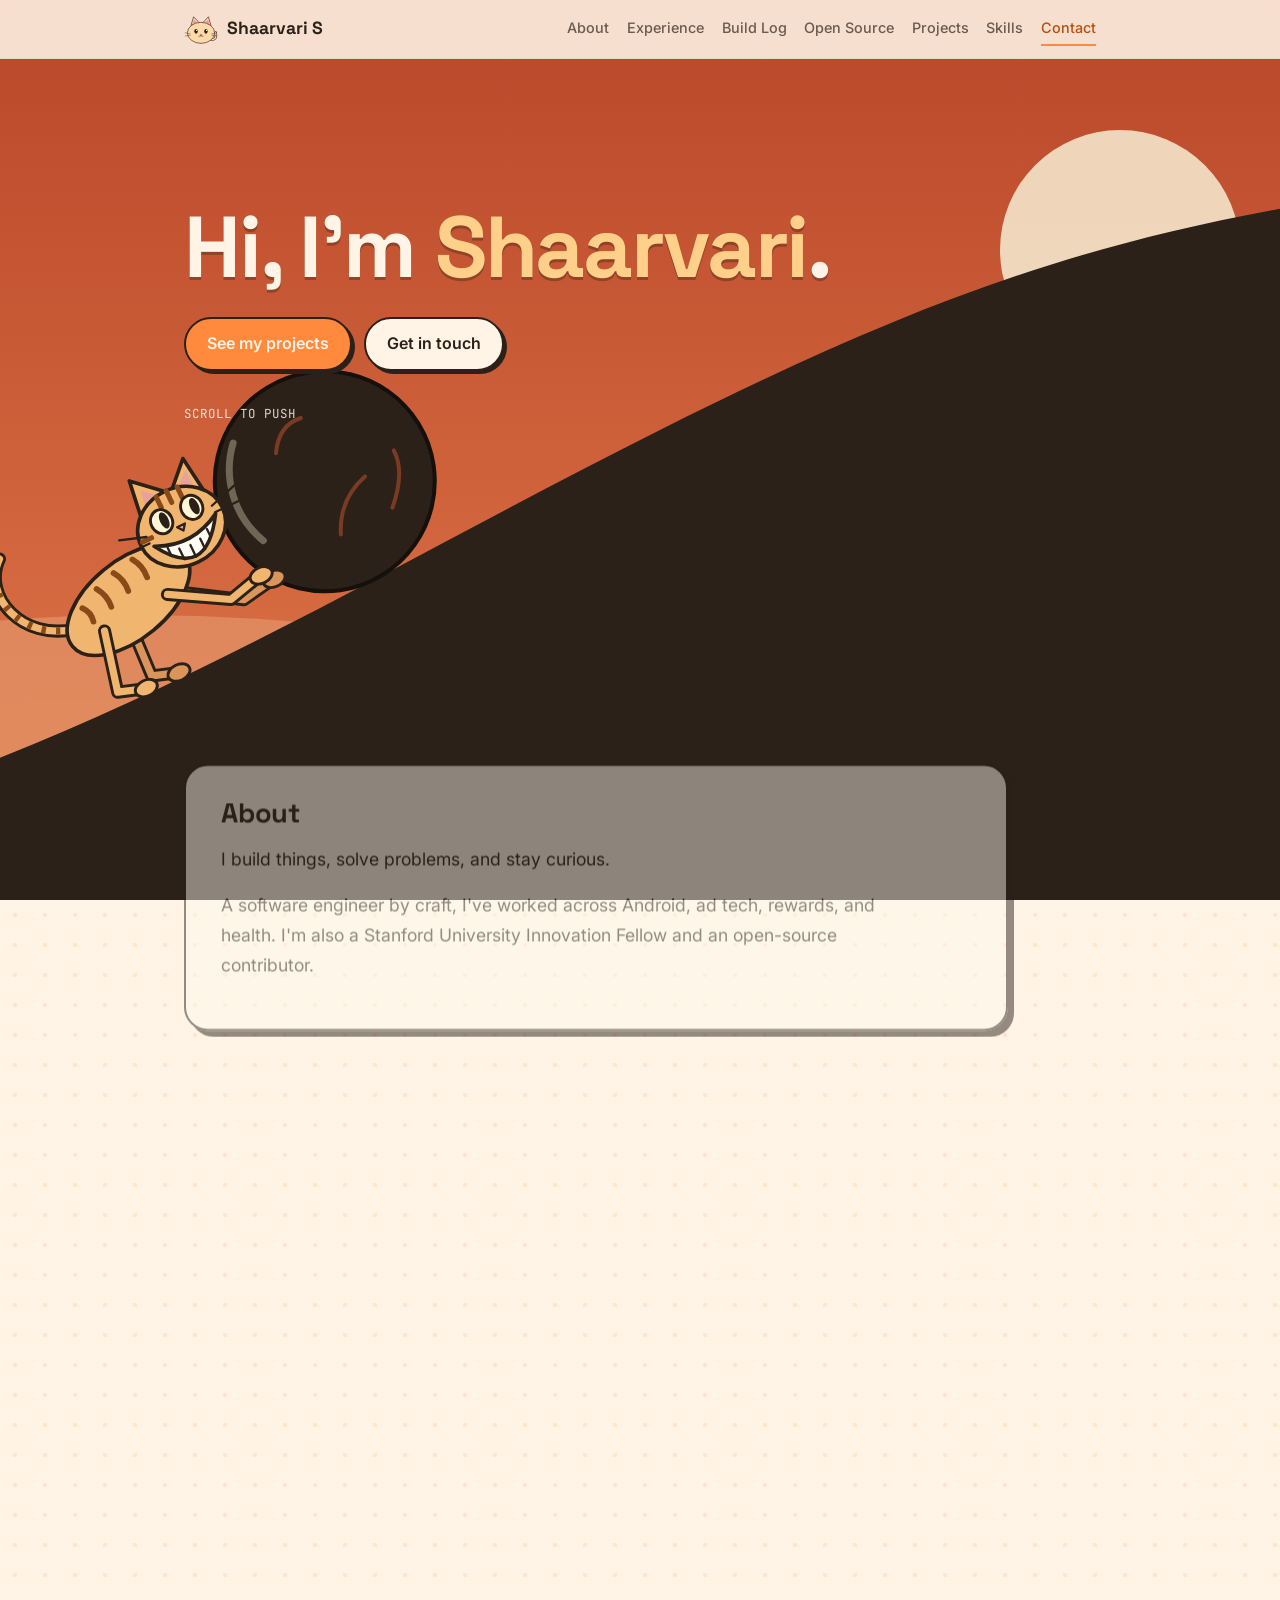
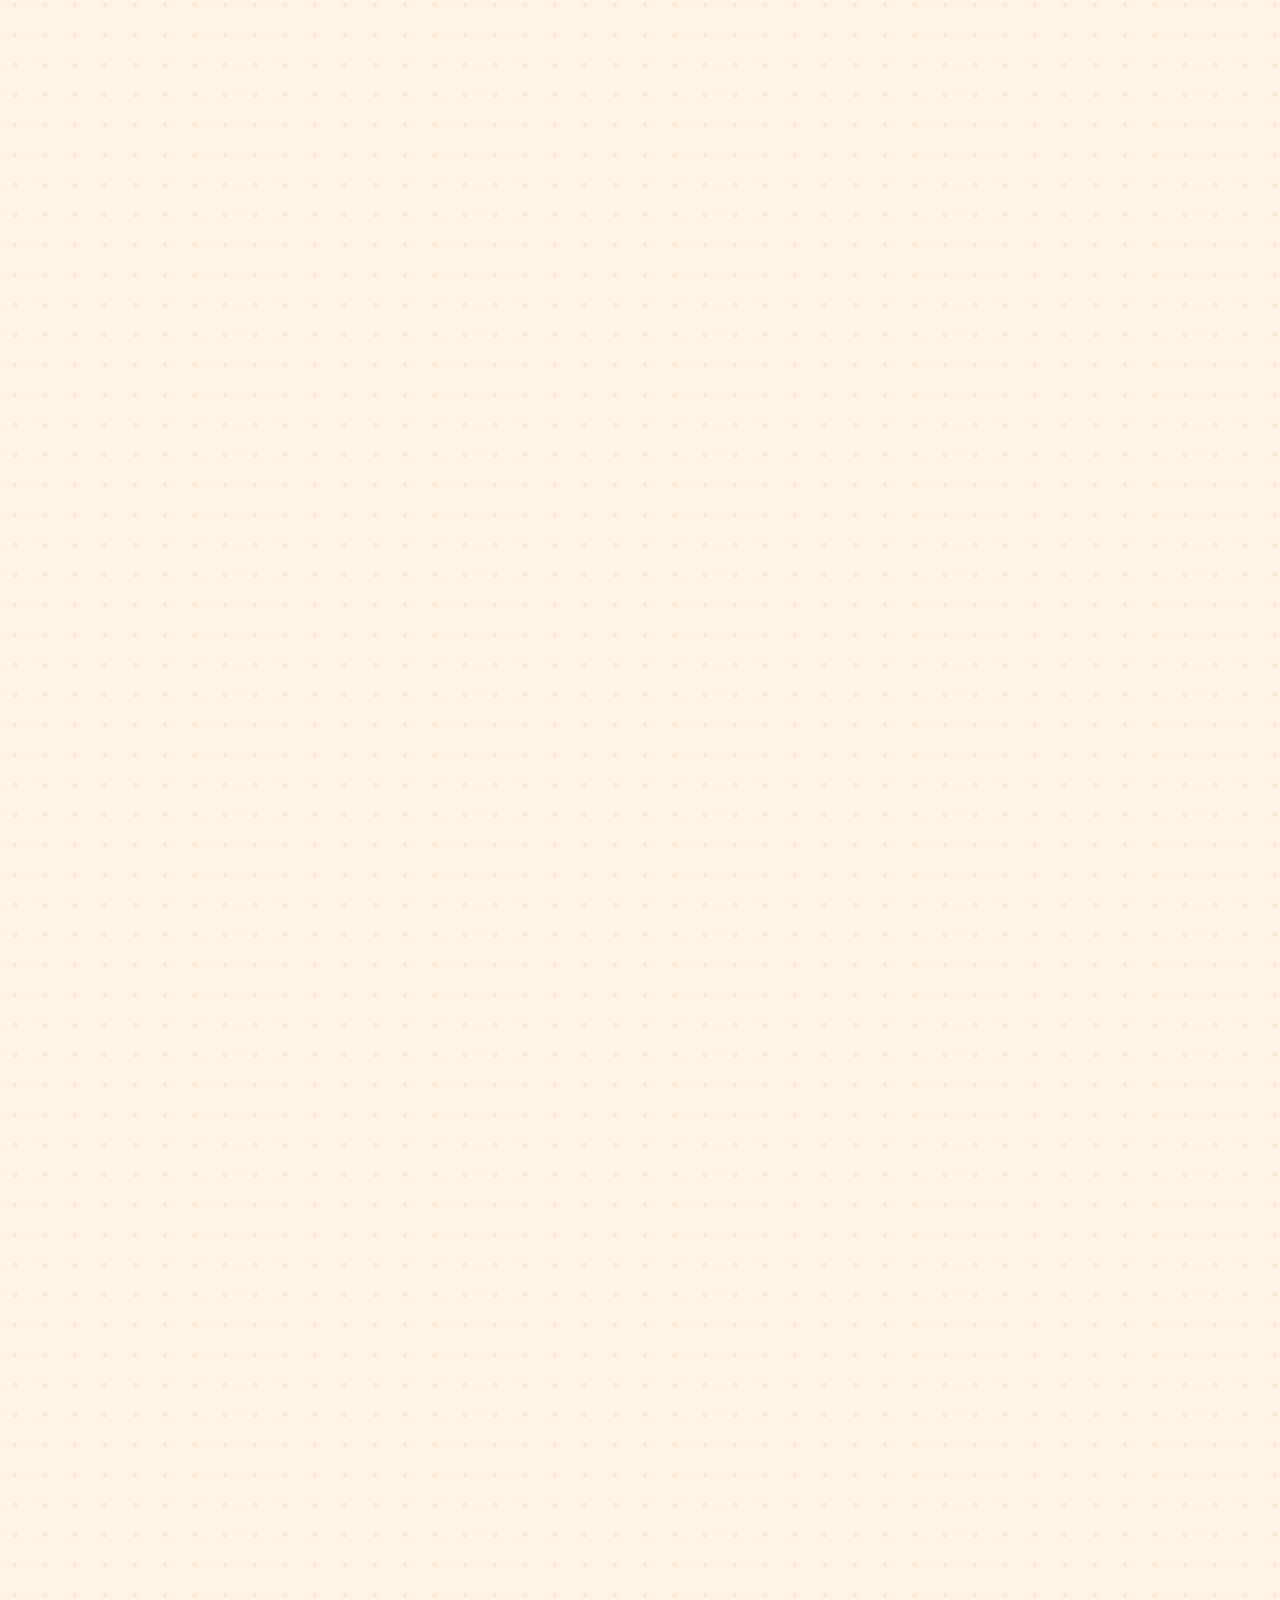
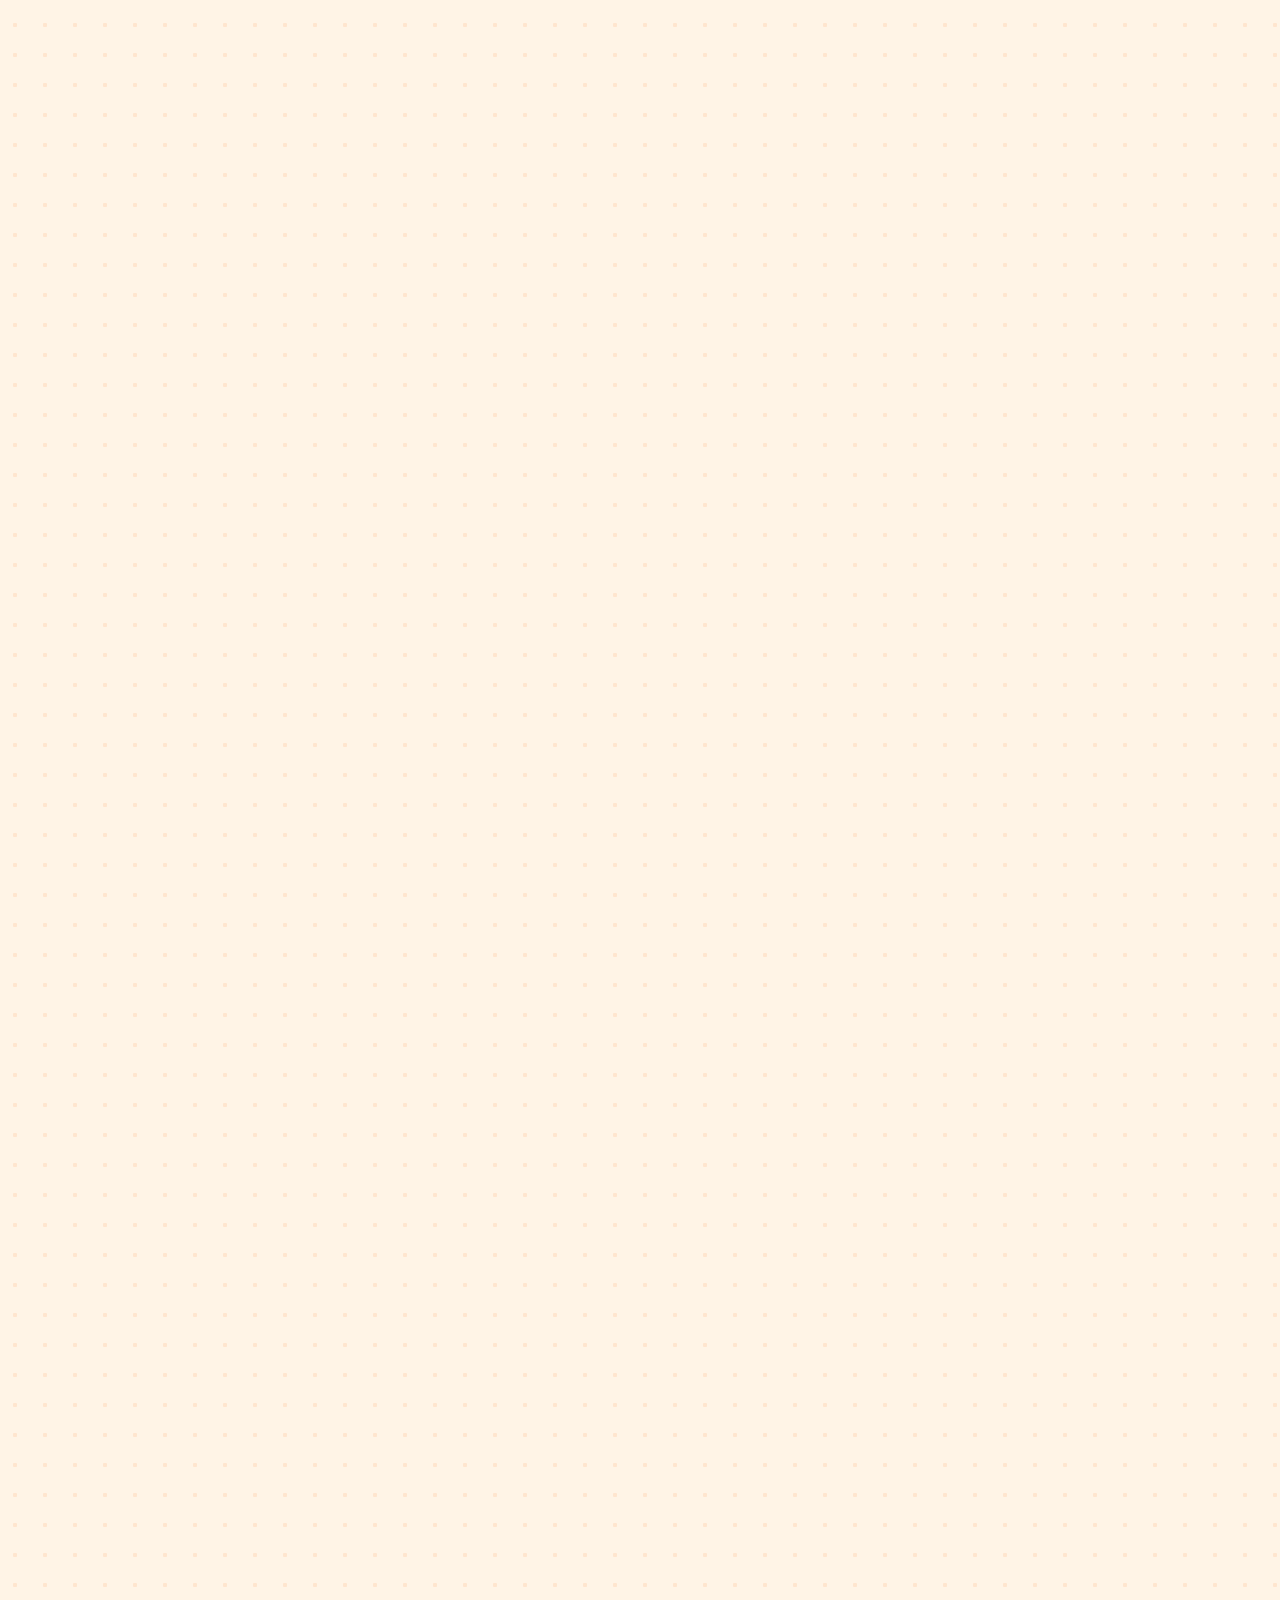
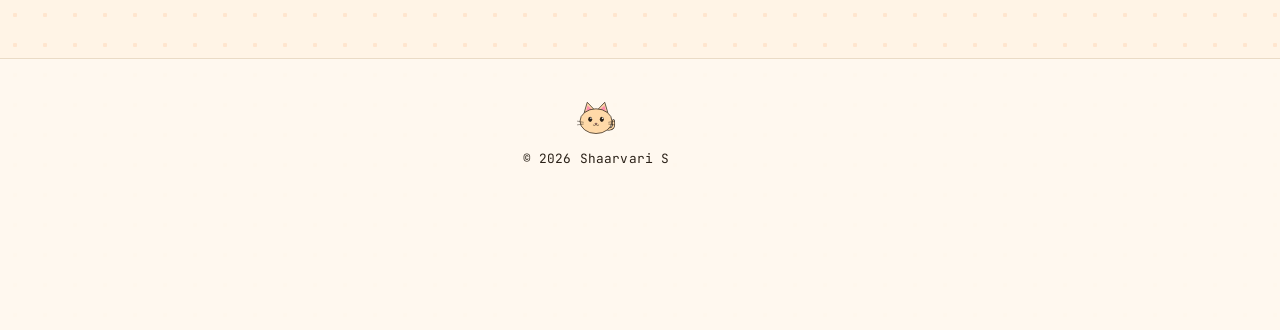
<file: index.html>
<!DOCTYPE html>
<html lang="en">
<head>
<meta charset="utf-8">
<meta name="viewport" content="width=device-width, initial-scale=1">
<meta name="description" content="Portfolio of Shaarvari S: experience, projects, open source and build log.">
<meta name="theme-color" content="#FFF4E6">
<link rel="icon" href="data:image/svg+xml,%3Csvg xmlns=%27http://www.w3.org/2000/svg%27 viewBox=%270 0 100 100%27%3E%3Ctext y=%27.9em%27 font-size=%2790%27%3E%F0%9F%90%B1%3C/text%3E%3C/svg%3E">
<title>Shaarvari S · Android Developer</title>
<script>document.documentElement.classList.add("js");</script>
<link rel="preconnect" href="https://fonts.googleapis.com"><link rel="preconnect" href="https://fonts.gstatic.com" crossorigin><link href="https://fonts.googleapis.com/css2?family=Space+Grotesk:wght@500;600;700&family=Inter:wght@400;500;600;700&family=JetBrains+Mono:wght@400;500&display=swap" rel="stylesheet">
<link rel="stylesheet" href="styles.css">
</head>
<body data-page="home">
<header class="top"><div class="bar"><a class="brand" href="index.html"><svg class="cat mascot-head" viewBox="0 0 220 200" aria-hidden="true" focusable="false"><g class="tail" fill="none" stroke-linecap="round"><path d="M175 165 Q215 170 205 120" stroke="#2B2118" stroke-width="16"/><path d="M175 165 Q215 170 205 120" style="stroke:var(--cat)" stroke-width="9"/></g><polygon points="45,75 62,18 100,58" style="fill:var(--cat)" stroke="#2B2118" stroke-width="4" stroke-linejoin="round"/><polygon points="175,75 158,18 120,58" style="fill:var(--cat)" stroke="#2B2118" stroke-width="4" stroke-linejoin="round"/><polygon points="55,67 64,36 88,58" style="fill:var(--pink)"/><polygon points="165,67 156,36 132,58" style="fill:var(--pink)"/><ellipse cx="110" cy="122" rx="88" ry="68" style="fill:var(--cat)" stroke="#2B2118" stroke-width="4"/><g class="eyes"><ellipse cx="78" cy="112" rx="11" ry="15" fill="#2B2118"/><ellipse cx="142" cy="112" rx="11" ry="15" fill="#2B2118"/><circle cx="82" cy="106" r="4" fill="#fff"/><circle cx="146" cy="106" r="4" fill="#fff"/></g><path d="M104 134 h12 l-6 7z" style="fill:var(--pink)" stroke="#2B2118" stroke-width="2.5" stroke-linejoin="round"/><path d="M110 141 q-7 9 -15 3 M110 141 q7 9 15 3" fill="none" stroke="#2B2118" stroke-width="3" stroke-linecap="round"/><g stroke="#2B2118" stroke-width="2.5" stroke-linecap="round"><line x1="40" y1="128" x2="8" y2="122"/><line x1="40" y1="138" x2="8" y2="142"/><line x1="180" y1="128" x2="212" y2="122"/><line x1="180" y1="138" x2="212" y2="142"/></g></svg><span>Shaarvari S</span></a><nav aria-label="Main"><a href="index.html#about">About</a><a href="index.html#experience">Experience</a><a href="index.html#log">Build Log</a><a href="index.html#open-source">Open Source</a><a href="index.html#projects">Projects</a><a href="index.html#skills">Skills</a><a href="index.html#contact">Contact</a></nav></div></header>
<main><div class="scene-bg" aria-hidden="true"><svg class="stage-art" id="stage-art" viewBox="0 0 1600 900" preserveAspectRatio="xMidYMid slice" aria-hidden="true" focusable="false"><defs><linearGradient id="sky" x1="0" y1="0" x2="0" y2="1"><stop offset="0" stop-color="#B9472A"/><stop offset="1" stop-color="#E2794A"/></linearGradient></defs><rect width="1600" height="900" fill="url(#sky)"/><circle cx="1280" cy="250" r="120" fill="#F3E2C7" opacity=".92"/><path d="M0 640 Q 300 590 600 640 T 1200 620 T 1600 600 L1600 900 L0 900 Z" fill="#E9A37A" opacity=".5"/><path d="M0 720 Q 400 670 800 720 T 1600 700 L1600 900 L0 900 Z" fill="#E08A5E" opacity=".55"/><path d="M0 900 L0 820 L40 800 C 300 720, 560 560, 820 430 S 1260 230, 1560 190 L1600 186 L1600 900 Z" fill="#2B2118"/><path id="ridge" d="M40 800 C 300 720, 560 560, 820 430 S 1260 230, 1560 190" fill="none" stroke="none"/><g id="boulder"><circle r="110" fill="#2B2118" stroke="#15100C" stroke-width="4"/><path d="M-72 -46 A 92 92 0 0 1 16 -98" fill="none" stroke="#F3E2C7" stroke-width="7" stroke-linecap="round" opacity=".35"/><path d="M-48 28 q34 -10 62 10 M16 -54 q28 -4 40 16 M-10 72 q38 4 56 -12" fill="none" stroke="#C8562F" stroke-width="4" stroke-linecap="round" opacity=".5"/></g><g id="cat" class="cat"><g transform="scale(1.45)">
<path class="tail" d="M-44 -62 C -80 -70, -92 -110, -70 -128" fill="none" stroke="#2B2118" stroke-width="9" stroke-linecap="round"/>
<path class="tail" d="M-44 -62 C -80 -70, -92 -110, -70 -128" fill="none" stroke="#F0B56E" stroke-width="5" stroke-linecap="round"/>
<path class="tail" d="M-44 -62 C -80 -70, -92 -110, -70 -128" fill="none" stroke="#8A4A18" stroke-width="5" stroke-dasharray="3 7"/>
<path d="M-8 -50 L-10 -10 L8 -4" fill="none" stroke="#2B2118" stroke-width="9" stroke-linecap="round" stroke-linejoin="round"/><path d="M-8 -50 L-10 -10 L8 -4" fill="none" stroke="#D9955A" stroke-width="5" stroke-linecap="round" stroke-linejoin="round"/><ellipse cx="8" cy="-4" rx="8" ry="5.5" fill="#D9955A" stroke="#2B2118" stroke-width="2"/>
<path d="M32 -54 L70 -30 L94 -34" fill="none" stroke="#2B2118" stroke-width="9" stroke-linecap="round" stroke-linejoin="round"/><path d="M32 -54 L70 -30 L94 -34" fill="none" stroke="#D9955A" stroke-width="5" stroke-linecap="round" stroke-linejoin="round"/><ellipse cx="95" cy="-34" rx="8" ry="5.5" fill="#D9955A" stroke="#2B2118" stroke-width="2"/>
<ellipse cx="-2" cy="-64" rx="50" ry="27" transform="rotate(-14 -2 -64)" fill="#F0B56E" stroke="#2B2118" stroke-width="2.5"/>
<g transform="rotate(-14 -2 -64)" stroke="#8A4A18" stroke-width="4" stroke-linecap="round" fill="none"><path d="M-30 -80 q3 6 0 12"/><path d="M-14 -84 q3 8 0 16"/><path d="M2 -85 q3 8 0 16"/><path d="M18 -84 q3 8 0 16"/><path d="M33 -80 q3 6 0 12"/></g>
<path d="M-26 -52 L-36 -10 L-18 -4" fill="none" stroke="#2B2118" stroke-width="9" stroke-linecap="round" stroke-linejoin="round"/><path d="M-26 -52 L-36 -10 L-18 -4" fill="none" stroke="#F0B56E" stroke-width="5" stroke-linecap="round" stroke-linejoin="round"/><ellipse cx="-17" cy="-4" rx="8" ry="5.5" fill="#F0B56E" stroke="#2B2118" stroke-width="2"/>
<path d="M24 -56 L62 -34 L86 -40" fill="none" stroke="#2B2118" stroke-width="9" stroke-linecap="round" stroke-linejoin="round"/><path d="M24 -56 L62 -34 L86 -40" fill="none" stroke="#F0B56E" stroke-width="5" stroke-linecap="round" stroke-linejoin="round"/><ellipse cx="88" cy="-40" rx="8" ry="5.5" fill="#F0B56E" stroke="#2B2118" stroke-width="2"/>
<polygon points="30,-108 34,-138 56,-118" fill="#F0B56E" stroke="#2B2118" stroke-width="2.5" stroke-linejoin="round"/>
<polygon points="56,-118 74,-136 78,-106" fill="#F0B56E" stroke="#2B2118" stroke-width="2.5" stroke-linejoin="round"/>
<polygon points="36,-114 38,-129 49,-119" fill="#E7A29A"/><polygon points="62,-119 72,-128 73,-110" fill="#E7A29A"/>
<ellipse cx="53" cy="-94" rx="31" ry="27" fill="#F0B56E" stroke="#2B2118" stroke-width="2.5"/>
<g stroke="#8A4A18" stroke-width="3.5" stroke-linecap="round" fill="none"><path d="M46 -120 v8"/><path d="M54 -121 v9"/><path d="M62 -120 v8"/><path d="M24 -96 h7"/><path d="M76 -96 h6" opacity=".0"/></g>
<g class="eyes"><ellipse cx="42" cy="-103" rx="7.5" ry="8.5" fill="#FFF7D6" stroke="#2B2118" stroke-width="2"/><ellipse cx="65" cy="-103" rx="7.5" ry="8.5" fill="#FFF7D6" stroke="#2B2118" stroke-width="2"/><ellipse cx="44" cy="-103" rx="3" ry="6" fill="#2B2118"/><ellipse cx="67" cy="-103" rx="3" ry="6" fill="#2B2118"/></g>
<path d="M50 -95 h6 l-3 4z" fill="#E7A29A" stroke="#2B2118" stroke-width="1.5" stroke-linejoin="round"/>
<path d="M30 -90 Q53 -52 78 -92 Q54 -78 30 -90Z" fill="#FFFDF5" stroke="#2B2118" stroke-width="2.5" stroke-linejoin="round"/>
<g stroke="#2B2118" stroke-width="1.6" stroke-linecap="round"><path d="M38 -85 v5"/><path d="M45 -81 v8"/><path d="M53 -80 v9"/><path d="M61 -81 v8"/><path d="M68 -85 v5"/></g>
<g stroke="#2B2118" stroke-width="1.6" stroke-linecap="round"><line x1="78" y1="-98" x2="98" y2="-104"/><line x1="78" y1="-93" x2="100" y2="-93"/><line x1="28" y1="-98" x2="10" y2="-104"/><line x1="28" y1="-93" x2="8" y2="-93"/></g>
</g></g></svg></div>
<div class="hero-top"><h1>Hi, I'm <span>Shaarvari</span>.</h1><div class="btns"><a class="btn primary" href="#projects">See my projects</a><a class="btn" href="#contact">Get in touch</a></div><p class="hint mono">Scroll to push</p></div>
<div class="wrap">
<section data-reveal id="about" class="about">
      <h2>About</h2>
      <p>I build things, solve problems, and stay curious.</p>
      <p>A software engineer by craft, I've worked across Android, ad tech, rewards, and health. I'm also a Stanford University Innovation Fellow and an open-source contributor.</p>
    </section>
<section data-reveal id="experience">
      <h2>Experience<span class="peek"><svg class="cat mini" viewBox="0 0 220 200" aria-hidden="true" focusable="false"><g class="tail" fill="none" stroke-linecap="round"><path d="M175 165 Q215 170 205 120" stroke="#2B2118" stroke-width="16"/><path d="M175 165 Q215 170 205 120" style="stroke:var(--cat)" stroke-width="9"/></g><polygon points="45,75 62,18 100,58" style="fill:var(--cat)" stroke="#2B2118" stroke-width="4" stroke-linejoin="round"/><polygon points="175,75 158,18 120,58" style="fill:var(--cat)" stroke="#2B2118" stroke-width="4" stroke-linejoin="round"/><polygon points="55,67 64,36 88,58" style="fill:var(--pink)"/><polygon points="165,67 156,36 132,58" style="fill:var(--pink)"/><ellipse cx="110" cy="122" rx="88" ry="68" style="fill:var(--cat)" stroke="#2B2118" stroke-width="4"/><g class="eyes"><ellipse cx="78" cy="112" rx="11" ry="15" fill="#2B2118"/><ellipse cx="142" cy="112" rx="11" ry="15" fill="#2B2118"/><circle cx="82" cy="106" r="4" fill="#fff"/><circle cx="146" cy="106" r="4" fill="#fff"/></g><path d="M104 134 h12 l-6 7z" style="fill:var(--pink)" stroke="#2B2118" stroke-width="2.5" stroke-linejoin="round"/><path d="M110 141 q-7 9 -15 3 M110 141 q7 9 15 3" fill="none" stroke="#2B2118" stroke-width="3" stroke-linecap="round"/><g stroke="#2B2118" stroke-width="2.5" stroke-linecap="round"><line x1="40" y1="128" x2="8" y2="122"/><line x1="40" y1="138" x2="8" y2="142"/><line x1="180" y1="128" x2="212" y2="122"/><line x1="180" y1="138" x2="212" y2="142"/></g></svg></span></h2>

      <div class="job">
        <div class="when">Sept 2025 – Present</div>
        <div>
          <h3>Truecaller</h3>
          <div class="role">Android Developer</div>
          <ul>
            <li>Owned a configurable overlay ad system on Android with Remote Config controls, supporting multiple ad formats. User engagement rose 10%.</li>
            <li>Built OfferHub, a server-driven UI framework with A/B experimentation and deep-link navigation, so new ad formats ship without app releases.</li>
            <li>Integrated the IAB Open Measurement SDK for standardised viewability tracking, and MRAID support for interactive ad creatives.</li>
          </ul>
        </div>
      </div>

      <div class="job">
        <div class="when">Apr 2025 – Sept 2025</div>
        <div>
          <h3>FRND</h3>
          <div class="role">Android Developer</div>
          <ul>
            <li>Built a reward system driven by backend rules, covering reward evaluation, coin transactions and state sync.</li>
            <li>Integrated the Dumsharads game flow into the app and wrote unit and screenshot tests to prevent visual regressions.</li>
          </ul>
        </div>
      </div>

      <div class="job">
        <div class="when">Oct 2024 – Apr 2025</div>
        <div>
          <h3>Doodle Health</h3>
          <div class="role">Android Developer</div>
          <ul>
            <li>Built animated onboarding flows with Jetpack Compose and MotionLayout, increasing new user activation by 25%.</li>
            <li>Built an event-driven notification system with Firebase Cloud Messaging and in-app analytics, and designed custom event tracking with Google Analytics.</li>
          </ul>
        </div>
      </div>
    </section><section data-reveal id="log" class="log"><h2>Build Log<span class="peek"><svg class="cat mini" viewBox="0 0 220 200" aria-hidden="true" focusable="false"><g class="tail" fill="none" stroke-linecap="round"><path d="M175 165 Q215 170 205 120" stroke="#2B2118" stroke-width="16"/><path d="M175 165 Q215 170 205 120" style="stroke:var(--cat)" stroke-width="9"/></g><polygon points="45,75 62,18 100,58" style="fill:var(--cat)" stroke="#2B2118" stroke-width="4" stroke-linejoin="round"/><polygon points="175,75 158,18 120,58" style="fill:var(--cat)" stroke="#2B2118" stroke-width="4" stroke-linejoin="round"/><polygon points="55,67 64,36 88,58" style="fill:var(--pink)"/><polygon points="165,67 156,36 132,58" style="fill:var(--pink)"/><ellipse cx="110" cy="122" rx="88" ry="68" style="fill:var(--cat)" stroke="#2B2118" stroke-width="4"/><g class="eyes"><ellipse cx="78" cy="112" rx="11" ry="15" fill="#2B2118"/><ellipse cx="142" cy="112" rx="11" ry="15" fill="#2B2118"/><circle cx="82" cy="106" r="4" fill="#fff"/><circle cx="146" cy="106" r="4" fill="#fff"/></g><path d="M104 134 h12 l-6 7z" style="fill:var(--pink)" stroke="#2B2118" stroke-width="2.5" stroke-linejoin="round"/><path d="M110 141 q-7 9 -15 3 M110 141 q7 9 15 3" fill="none" stroke="#2B2118" stroke-width="3" stroke-linecap="round"/><g stroke="#2B2118" stroke-width="2.5" stroke-linecap="round"><line x1="40" y1="128" x2="8" y2="122"/><line x1="40" y1="138" x2="8" y2="142"/><line x1="180" y1="128" x2="212" y2="122"/><line x1="180" y1="138" x2="212" y2="142"/></g></svg></span></h2><p class="intro">Engineering notes from building LocaLL, an Android voice assistant that runs entirely on the phone.</p><div class="log-list"><a class="log-item" href="log-04-gmail.html"><span class="num mono">04 &middot; New feature</span><span class="txt"><h3>Adding Gmail Without Betraying “Local”</h3><p>Local intent parsing, offline cache and sync, explicit confirmations, and a strict boundary around mailbox access.</p></span><span class="arrow" aria-hidden="true">&rarr;</span></a>
<a class="log-item" href="log-03-spotify.html"><span class="num mono">03 &middot; Integration</span><span class="txt"><h3>Controlling Spotify Reliably: Search-First Playback</h3><p>A read-only search integration resolves tracks; Android handles playback and Room keeps listening history on-device.</p></span><span class="arrow" aria-hidden="true">&rarr;</span></a>
<a class="log-item" href="log-02-local-model.html"><span class="num mono">02 &middot; Optimization</span><span class="txt"><h3>Running a 1B Model on Android CPU</h3><p>Core selection, one inference thread, and a thermal governor that keeps a 1B model fast on the tenth command.</p></span><span class="arrow" aria-hidden="true">&rarr;</span></a>
<a class="log-item" href="log-01-wake-word.html"><span class="num mono">01 &middot; Debugging</span><span class="txt"><h3>Wake Word Detection Working on Android</h3><p>Debugging dynamic STFT allocation in TFLite and sharing one ONNX Runtime native library across ML features.</p></span><span class="arrow" aria-hidden="true">&rarr;</span></a>
</div></section><section data-reveal id="open-source">
      <h2>Open Source<span class="peek"><svg class="cat mini" viewBox="0 0 220 200" aria-hidden="true" focusable="false"><g class="tail" fill="none" stroke-linecap="round"><path d="M175 165 Q215 170 205 120" stroke="#2B2118" stroke-width="16"/><path d="M175 165 Q215 170 205 120" style="stroke:var(--cat)" stroke-width="9"/></g><polygon points="45,75 62,18 100,58" style="fill:var(--cat)" stroke="#2B2118" stroke-width="4" stroke-linejoin="round"/><polygon points="175,75 158,18 120,58" style="fill:var(--cat)" stroke="#2B2118" stroke-width="4" stroke-linejoin="round"/><polygon points="55,67 64,36 88,58" style="fill:var(--pink)"/><polygon points="165,67 156,36 132,58" style="fill:var(--pink)"/><ellipse cx="110" cy="122" rx="88" ry="68" style="fill:var(--cat)" stroke="#2B2118" stroke-width="4"/><g class="eyes"><ellipse cx="78" cy="112" rx="11" ry="15" fill="#2B2118"/><ellipse cx="142" cy="112" rx="11" ry="15" fill="#2B2118"/><circle cx="82" cy="106" r="4" fill="#fff"/><circle cx="146" cy="106" r="4" fill="#fff"/></g><path d="M104 134 h12 l-6 7z" style="fill:var(--pink)" stroke="#2B2118" stroke-width="2.5" stroke-linejoin="round"/><path d="M110 141 q-7 9 -15 3 M110 141 q7 9 15 3" fill="none" stroke="#2B2118" stroke-width="3" stroke-linecap="round"/><g stroke="#2B2118" stroke-width="2.5" stroke-linecap="round"><line x1="40" y1="128" x2="8" y2="122"/><line x1="40" y1="138" x2="8" y2="142"/><line x1="180" y1="128" x2="212" y2="122"/><line x1="180" y1="138" x2="212" y2="142"/></g></svg></span></h2>

      <article class="project">
        <h3>Catroid</h3>
        <p>Contributed to the Java to Kotlin migration of over 10,000 lines, introducing TDD and CI/CD. The test suites reached over 95% coverage, and I fixed a privacy bug that affected every user.</p>
        <div class="tags">Kotlin · Java · MVVM · TDD</div>
        <div class="links"><a href="https://github.com/chesh-ire/Catroid" target="_blank" rel="noopener noreferrer">GitHub</a></div>
      </article>
    </section><section data-reveal id="open-source">
      
     
    </section><section data-reveal id="projects">
      <h2>Projects<span class="peek"><svg class="cat mini" viewBox="0 0 220 200" aria-hidden="true" focusable="false"><g class="tail" fill="none" stroke-linecap="round"><path d="M175 165 Q215 170 205 120" stroke="#2B2118" stroke-width="16"/><path d="M175 165 Q215 170 205 120" style="stroke:var(--cat)" stroke-width="9"/></g><polygon points="45,75 62,18 100,58" style="fill:var(--cat)" stroke="#2B2118" stroke-width="4" stroke-linejoin="round"/><polygon points="175,75 158,18 120,58" style="fill:var(--cat)" stroke="#2B2118" stroke-width="4" stroke-linejoin="round"/><polygon points="55,67 64,36 88,58" style="fill:var(--pink)"/><polygon points="165,67 156,36 132,58" style="fill:var(--pink)"/><ellipse cx="110" cy="122" rx="88" ry="68" style="fill:var(--cat)" stroke="#2B2118" stroke-width="4"/><g class="eyes"><ellipse cx="78" cy="112" rx="11" ry="15" fill="#2B2118"/><ellipse cx="142" cy="112" rx="11" ry="15" fill="#2B2118"/><circle cx="82" cy="106" r="4" fill="#fff"/><circle cx="146" cy="106" r="4" fill="#fff"/></g><path d="M104 134 h12 l-6 7z" style="fill:var(--pink)" stroke="#2B2118" stroke-width="2.5" stroke-linejoin="round"/><path d="M110 141 q-7 9 -15 3 M110 141 q7 9 15 3" fill="none" stroke="#2B2118" stroke-width="3" stroke-linecap="round"/><g stroke="#2B2118" stroke-width="2.5" stroke-linecap="round"><line x1="40" y1="128" x2="8" y2="122"/><line x1="40" y1="138" x2="8" y2="142"/><line x1="180" y1="128" x2="212" y2="122"/><line x1="180" y1="138" x2="212" y2="142"/></g></svg></span></h2>

      <article class="project">
        <h3>LocaLL — On-device Android Voice Assistant</h3>
        <p>An offline-first voice assistant using local LLM inference, wake-word detection, speech processing and native Android integrations.</p>
        <div class="tags">Kotlin · llama.cpp · ONNX Runtime · Android NDK · JNI</div><div class="links"><a href="https://github.com/chesh-ire/Locall" target="_blank" rel="noopener noreferrer">GitHub</a>
      </article>

      <article class="project">
        <h3>OSL Logbook App</h3>
        <p>A digital logbook for the Open Source Lab. It has offline-first storage that syncs with conflict resolution, and OTP sign-in that blocks unauthorised and duplicate entries.</p>
        <div class="tags">Kotlin · Room · SQLite · Firebase</div>
        <div class="links"><a href="https://github.com/chesh-ire/OslLogBook-App" target="_blank" rel="noopener noreferrer">GitHub</a></div>
      </article>

      <article class="project">
        <h3>Step Counter</h3>
        <p>An Android app that tracks daily steps, built with Kotlin.</p>
        <div class="tags">Kotlin · Android · Gradle</div>
        <div class="links"><a href="https://github.com/chesh-ire/Step-CounterGettingGetting" target="_blank" rel="noopener noreferrer">GitHub</a></div>
      </article>

    </section><section data-reveal id="skills">
      <h2>Skills<span class="peek"><svg class="cat mini" viewBox="0 0 220 200" aria-hidden="true" focusable="false"><g class="tail" fill="none" stroke-linecap="round"><path d="M175 165 Q215 170 205 120" stroke="#2B2118" stroke-width="16"/><path d="M175 165 Q215 170 205 120" style="stroke:var(--cat)" stroke-width="9"/></g><polygon points="45,75 62,18 100,58" style="fill:var(--cat)" stroke="#2B2118" stroke-width="4" stroke-linejoin="round"/><polygon points="175,75 158,18 120,58" style="fill:var(--cat)" stroke="#2B2118" stroke-width="4" stroke-linejoin="round"/><polygon points="55,67 64,36 88,58" style="fill:var(--pink)"/><polygon points="165,67 156,36 132,58" style="fill:var(--pink)"/><ellipse cx="110" cy="122" rx="88" ry="68" style="fill:var(--cat)" stroke="#2B2118" stroke-width="4"/><g class="eyes"><ellipse cx="78" cy="112" rx="11" ry="15" fill="#2B2118"/><ellipse cx="142" cy="112" rx="11" ry="15" fill="#2B2118"/><circle cx="82" cy="106" r="4" fill="#fff"/><circle cx="146" cy="106" r="4" fill="#fff"/></g><path d="M104 134 h12 l-6 7z" style="fill:var(--pink)" stroke="#2B2118" stroke-width="2.5" stroke-linejoin="round"/><path d="M110 141 q-7 9 -15 3 M110 141 q7 9 15 3" fill="none" stroke="#2B2118" stroke-width="3" stroke-linecap="round"/><g stroke="#2B2118" stroke-width="2.5" stroke-linecap="round"><line x1="40" y1="128" x2="8" y2="122"/><line x1="40" y1="138" x2="8" y2="142"/><line x1="180" y1="128" x2="212" y2="122"/><line x1="180" y1="138" x2="212" y2="142"/></g></svg></span></h2>
      <div class="skills">
        <div><h3>Languages</h3><ul><li>Kotlin</li><li>Java</li><li>SQL</li></ul></div>
        <div><h3>Android</h3><ul><li>Jetpack Compose</li><li>Coroutines &amp; Flow</li><li>Room</li><li>Retrofit &amp; REST APIs</li><li>Hilt &amp; Dagger</li><li>MVVM</li></ul></div>
        <div><h3>Testing &amp; tools</h3><ul><li>JUnit &amp; Mockito</li><li>Paparazzi</li><li>Firebase</li><li>Git</li></ul></div>
      </div>
    </section><section data-reveal id="contact" class="contact">
      <h2>Contact<span class="peek"><svg class="cat mini" viewBox="0 0 220 200" aria-hidden="true" focusable="false"><g class="tail" fill="none" stroke-linecap="round"><path d="M175 165 Q215 170 205 120" stroke="#2B2118" stroke-width="16"/><path d="M175 165 Q215 170 205 120" style="stroke:var(--cat)" stroke-width="9"/></g><polygon points="45,75 62,18 100,58" style="fill:var(--cat)" stroke="#2B2118" stroke-width="4" stroke-linejoin="round"/><polygon points="175,75 158,18 120,58" style="fill:var(--cat)" stroke="#2B2118" stroke-width="4" stroke-linejoin="round"/><polygon points="55,67 64,36 88,58" style="fill:var(--pink)"/><polygon points="165,67 156,36 132,58" style="fill:var(--pink)"/><ellipse cx="110" cy="122" rx="88" ry="68" style="fill:var(--cat)" stroke="#2B2118" stroke-width="4"/><g class="eyes"><ellipse cx="78" cy="112" rx="11" ry="15" fill="#2B2118"/><ellipse cx="142" cy="112" rx="11" ry="15" fill="#2B2118"/><circle cx="82" cy="106" r="4" fill="#fff"/><circle cx="146" cy="106" r="4" fill="#fff"/></g><path d="M104 134 h12 l-6 7z" style="fill:var(--pink)" stroke="#2B2118" stroke-width="2.5" stroke-linejoin="round"/><path d="M110 141 q-7 9 -15 3 M110 141 q7 9 15 3" fill="none" stroke="#2B2118" stroke-width="3" stroke-linecap="round"/><g stroke="#2B2118" stroke-width="2.5" stroke-linecap="round"><line x1="40" y1="128" x2="8" y2="122"/><line x1="40" y1="138" x2="8" y2="142"/><line x1="180" y1="128" x2="212" y2="122"/><line x1="180" y1="138" x2="212" y2="142"/></g></svg></span></h2>
      <p>Open to Android roles and interesting projects.</p>
      <p style="margin-top:1rem"><a class="big" href="mailto:shaarimys@gmail.com">shaarimys@gmail.com</a></p>
      <p style="margin-top:1.5rem" class="links">
        <a href="https://github.com/chesh-ire">GitHub</a>
        <a href="https://linkedin.com/in/shaarvari-s">LinkedIn</a>
      </p>
    </section>
</div>
</main>
<footer><div class="wrap foot"><svg class="cat mascot-foot" viewBox="0 0 220 200" aria-hidden="true" focusable="false"><g class="tail" fill="none" stroke-linecap="round"><path d="M175 165 Q215 170 205 120" stroke="#2B2118" stroke-width="16"/><path d="M175 165 Q215 170 205 120" style="stroke:var(--cat)" stroke-width="9"/></g><polygon points="45,75 62,18 100,58" style="fill:var(--cat)" stroke="#2B2118" stroke-width="4" stroke-linejoin="round"/><polygon points="175,75 158,18 120,58" style="fill:var(--cat)" stroke="#2B2118" stroke-width="4" stroke-linejoin="round"/><polygon points="55,67 64,36 88,58" style="fill:var(--pink)"/><polygon points="165,67 156,36 132,58" style="fill:var(--pink)"/><ellipse cx="110" cy="122" rx="88" ry="68" style="fill:var(--cat)" stroke="#2B2118" stroke-width="4"/><g class="eyes"><ellipse cx="78" cy="112" rx="11" ry="15" fill="#2B2118"/><ellipse cx="142" cy="112" rx="11" ry="15" fill="#2B2118"/><circle cx="82" cy="106" r="4" fill="#fff"/><circle cx="146" cy="106" r="4" fill="#fff"/></g><path d="M104 134 h12 l-6 7z" style="fill:var(--pink)" stroke="#2B2118" stroke-width="2.5" stroke-linejoin="round"/><path d="M110 141 q-7 9 -15 3 M110 141 q7 9 15 3" fill="none" stroke="#2B2118" stroke-width="3" stroke-linecap="round"/><g stroke="#2B2118" stroke-width="2.5" stroke-linecap="round"><line x1="40" y1="128" x2="8" y2="122"/><line x1="40" y1="138" x2="8" y2="142"/><line x1="180" y1="128" x2="212" y2="122"/><line x1="180" y1="138" x2="212" y2="142"/></g></svg><p class="mono">&copy; <span class="yr"></span> Shaarvari S</p></div></footer>
<script>
(function(){
  var header=document.querySelector('header.top');
  var reduce=window.matchMedia('(prefers-reduced-motion: reduce)').matches;
  function clamp(x){return Math.max(0,Math.min(1,x));}

  // Boulder: follows the page scroll, eased so the motion is smooth
  var ridge=document.getElementById('ridge');
  var boulder=document.getElementById('boulder'), cat=document.getElementById('cat');
  var L=ridge?ridge.getTotalLength():0, R=110, D=230, S0=400, S1=L-160;
  var target=0, cur=0, running=false;
  function at(s){return ridge.getPointAtLength(Math.max(0,Math.min(L,s)));}
  function drawScene(p){
    if(!ridge) return;
    var s=S0+p*(S1-S0);
    var a=at(s), b=at(s+1), tx=b.x-a.x, ty=b.y-a.y, len=Math.hypot(tx,ty)||1;
    tx/=len; ty/=len;
    var nx=ty, ny=-tx; if(ny>0){nx=-nx; ny=-ny;}
    boulder.setAttribute('transform','translate('+(a.x+nx*R)+' '+(a.y+ny*R)+') rotate('+(s/R*180/Math.PI)+')');
    var f=at(s-D), g=at(s-D+1), ang=Math.atan2(g.y-f.y,g.x-f.x)*180/Math.PI;
    cat.setAttribute('transform','translate('+f.x+' '+f.y+') rotate('+ang+')');
  }

  // Content: each block rises in as it enters from the bottom and stays until it has left the top.
  // It is computed from the scroll position every frame, so it works in both directions.
  var blocks=[].slice.call(document.querySelectorAll('[data-reveal]'));
  function drawBlocks(){
    var vh=window.innerHeight;
    blocks.forEach(function(el){
      if(reduce){el.style.opacity=1; el.style.transform='none'; return;}
      var r=el.getBoundingClientRect();
      var o=clamp((vh-r.top)/(vh*0.3));
      el.style.opacity=o;
      el.style.transform='translateY('+((1-o)*36)+'px)';
    });
  }

  function frame(){
    var max=document.documentElement.scrollHeight-window.innerHeight;
    target=max>0?clamp(window.scrollY/max):0;
    cur+=(target-cur)*0.12;
    if(Math.abs(target-cur)<0.0004) cur=target;
    drawScene(cur);
    drawBlocks();
    if(cur!==target){requestAnimationFrame(frame);} else {running=false;}
  }
  function kick(){
    header.classList.toggle('scrolled',window.scrollY>8);
    if(!running){running=true; requestAnimationFrame(frame);}
  }
  window.addEventListener('scroll',kick,{passive:true});
  window.addEventListener('resize',kick);
  kick();

  // Navigation highlight on the home page
  var links=document.querySelectorAll('header nav a');
  if(document.body.dataset.page==='home' && 'IntersectionObserver' in window){
    var map={};links.forEach(function(a){map[a.getAttribute('href').split('#')[1]]=a;});
    var spy=new IntersectionObserver(function(es){es.forEach(function(e){if(e.isIntersecting&&map[e.target.id]){links.forEach(function(a){a.classList.remove('active');});map[e.target.id].classList.add('active');}});},{rootMargin:'-45% 0px -50% 0px'});
    document.querySelectorAll('section[id]').forEach(function(s){spy.observe(s);});
  }
  var yr=document.querySelector('.yr'); if(yr) yr.textContent=new Date().getFullYear();
})();
</script>
</body>
</html>
</file>
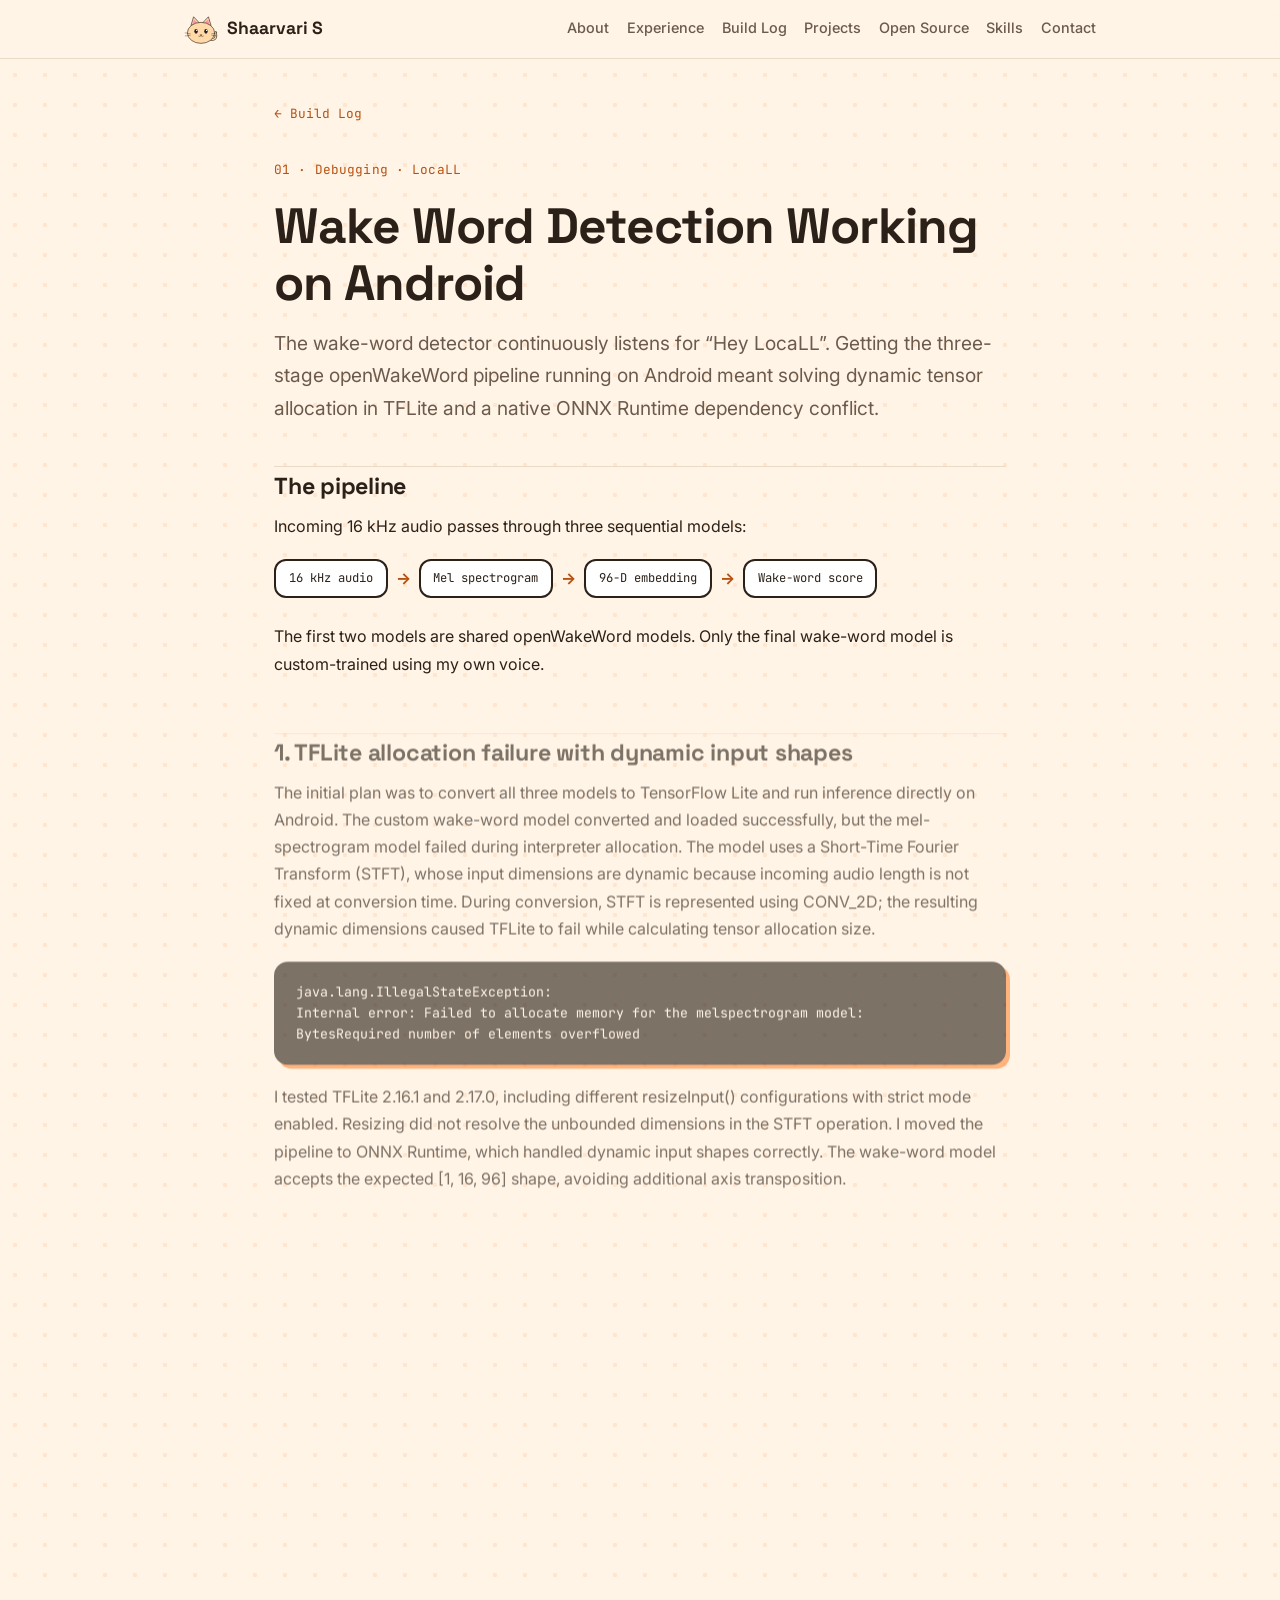
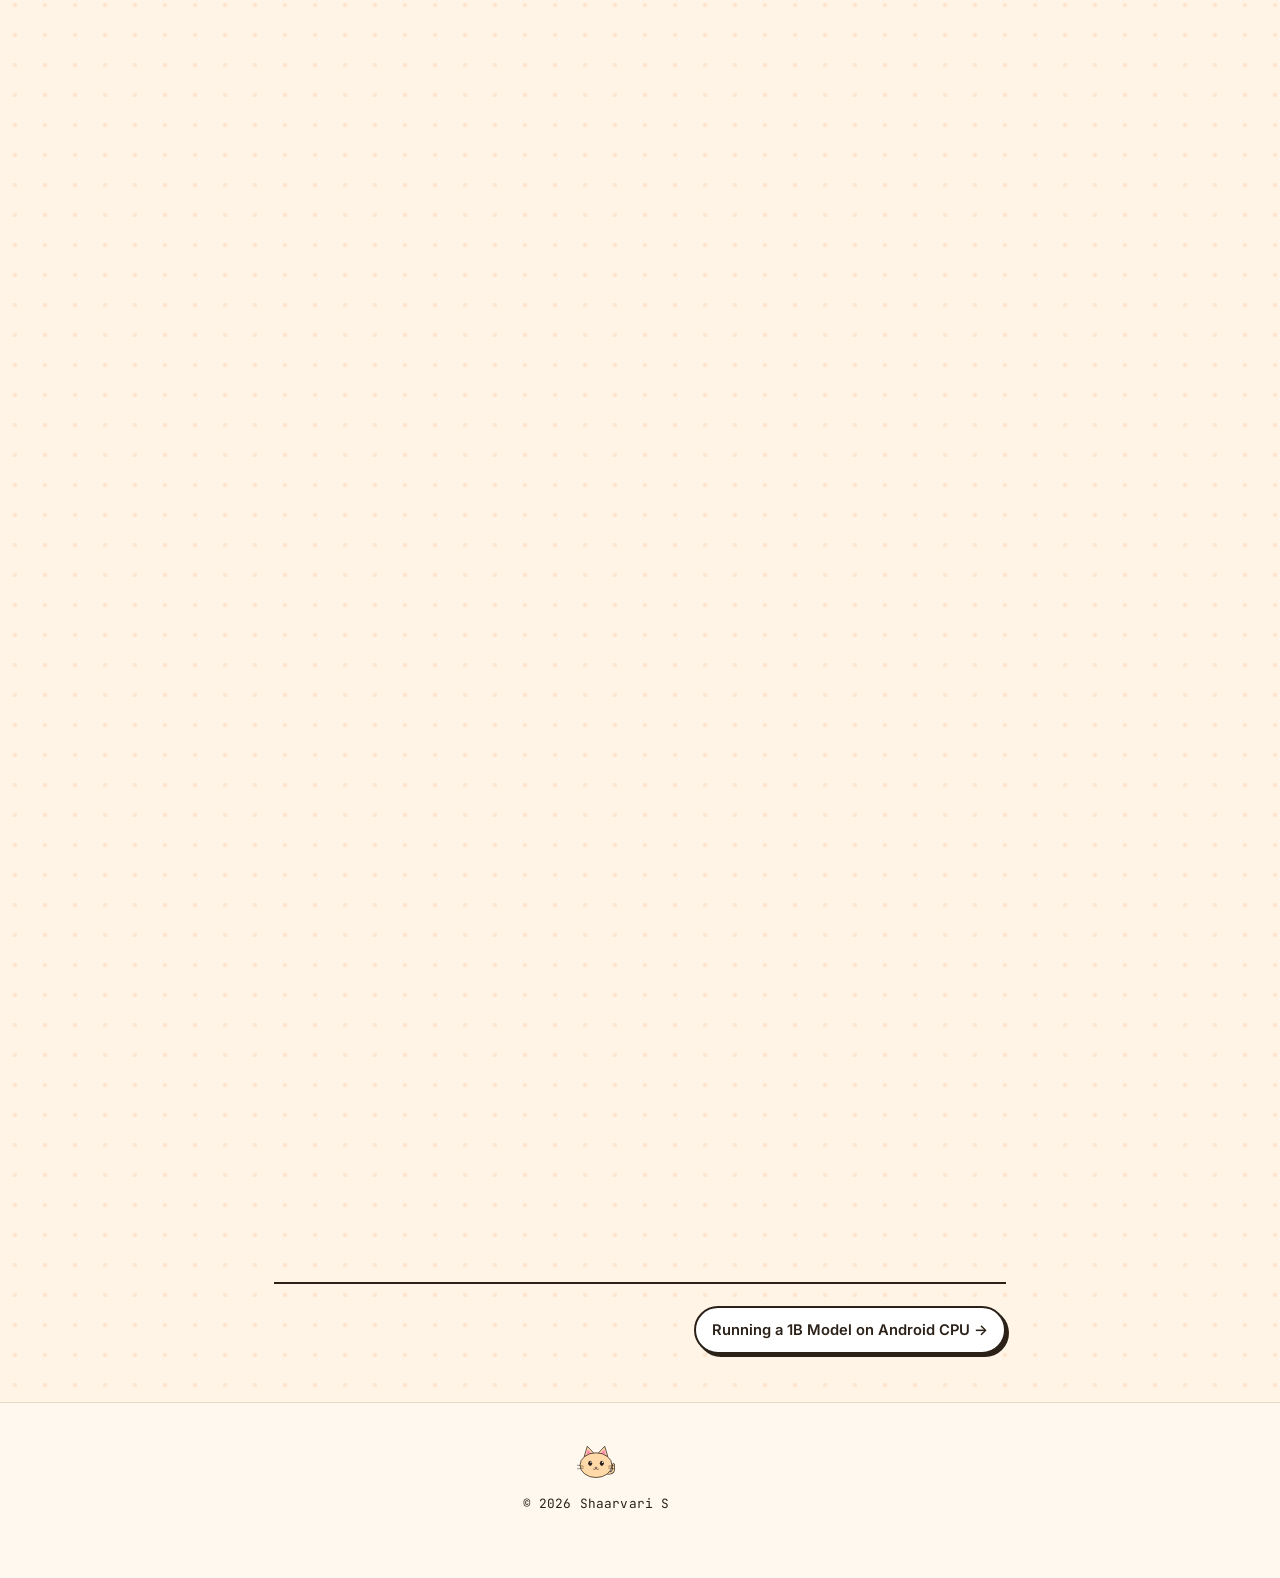
<file: log-01-wake-word.html>
<!DOCTYPE html>
<html lang="en">
<head>
<meta charset="utf-8">
<meta name="viewport" content="width=device-width, initial-scale=1">
<meta name="description" content="Three chained models, a dynamic STFT that overflowed TFLite, and a native library that could exist only once in the APK.">
<meta name="theme-color" content="#FFF4E6">
<link rel="icon" href="data:image/svg+xml,%3Csvg xmlns=%27http://www.w3.org/2000/svg%27 viewBox=%270 0 100 100%27%3E%3Ctext y=%27.9em%27 font-size=%2790%27%3E%F0%9F%90%B1%3C/text%3E%3C/svg%3E">
<title>The wake word that TFLite couldn't allocate · Shaarvari S</title>
<script>document.documentElement.classList.add("js");</script>
<link rel="preconnect" href="https://fonts.googleapis.com"><link rel="preconnect" href="https://fonts.gstatic.com" crossorigin><link href="https://fonts.googleapis.com/css2?family=Space+Grotesk:wght@500;600;700&family=Inter:wght@400;500;600;700&family=JetBrains+Mono:wght@400;500&display=swap" rel="stylesheet">
<link rel="stylesheet" href="styles.css">
</head>
<body data-page="log">
<header class="top"><div class="bar"><a class="brand" href="index.html"><svg class="cat mascot-head" viewBox="0 0 220 200" aria-hidden="true" focusable="false"><g class="tail" fill="none" stroke-linecap="round"><path d="M175 165 Q215 170 205 120" stroke="#2B2118" stroke-width="16"/><path d="M175 165 Q215 170 205 120" style="stroke:var(--cat)" stroke-width="9"/></g><polygon points="45,75 62,18 100,58" style="fill:var(--cat)" stroke="#2B2118" stroke-width="4" stroke-linejoin="round"/><polygon points="175,75 158,18 120,58" style="fill:var(--cat)" stroke="#2B2118" stroke-width="4" stroke-linejoin="round"/><polygon points="55,67 64,36 88,58" style="fill:var(--pink)"/><polygon points="165,67 156,36 132,58" style="fill:var(--pink)"/><ellipse cx="110" cy="122" rx="88" ry="68" style="fill:var(--cat)" stroke="#2B2118" stroke-width="4"/><g class="eyes"><ellipse cx="78" cy="112" rx="11" ry="15" fill="#2B2118"/><ellipse cx="142" cy="112" rx="11" ry="15" fill="#2B2118"/><circle cx="82" cy="106" r="4" fill="#fff"/><circle cx="146" cy="106" r="4" fill="#fff"/></g><path d="M104 134 h12 l-6 7z" style="fill:var(--pink)" stroke="#2B2118" stroke-width="2.5" stroke-linejoin="round"/><path d="M110 141 q-7 9 -15 3 M110 141 q7 9 15 3" fill="none" stroke="#2B2118" stroke-width="3" stroke-linecap="round"/><g stroke="#2B2118" stroke-width="2.5" stroke-linecap="round"><line x1="40" y1="128" x2="8" y2="122"/><line x1="40" y1="138" x2="8" y2="142"/><line x1="180" y1="128" x2="212" y2="122"/><line x1="180" y1="138" x2="212" y2="142"/></g></svg><span>Shaarvari S</span></a><nav aria-label="Main"><a href="index.html#about">About</a><a href="index.html#experience">Experience</a><a href="index.html#log">Build Log</a><a href="index.html#projects">Projects</a><a href="index.html#open-source">Open Source</a><a href="index.html#skills">Skills</a><a href="index.html#contact">Contact</a></nav></div></header>
<main>
<article class="post"><a class="crumb" href="index.html#log">&larr; Build Log</a><header class="post-head" data-reveal><p class="meta mono">01 &middot; Debugging &middot; LocaLL</p><h1>Wake Word Detection Working on Android</h1><p class="lede">The wake-word detector continuously listens for “Hey LocaLL”. Getting the three-stage openWakeWord pipeline running on Android meant solving dynamic tensor allocation in TFLite and a native ONNX Runtime dependency conflict.</p></header><section class="block" data-reveal><h2>The pipeline</h2><p>Incoming 16 kHz audio passes through three sequential models:</p><div class="flow"><div>16 kHz audio</div><span>&rarr;</span><div>Mel spectrogram</div><span>&rarr;</span><div>96-D embedding</div><span>&rarr;</span><div>Wake-word score</div></div><p>The first two models are shared openWakeWord models. Only the final wake-word model is custom-trained using my own voice.</p></section><section class="block" data-reveal><h2>1. TFLite allocation failure with dynamic input shapes</h2><p>The initial plan was to convert all three models to TensorFlow Lite and run inference directly on Android. The custom wake-word model converted and loaded successfully, but the mel-spectrogram model failed during interpreter allocation. The model uses a Short-Time Fourier Transform (STFT), whose input dimensions are dynamic because incoming audio length is not fixed at conversion time. During conversion, STFT is represented using CONV_2D; the resulting dynamic dimensions caused TFLite to fail while calculating tensor allocation size.</p><pre><code>java.lang.IllegalStateException:
Internal error: Failed to allocate memory for the melspectrogram model:
BytesRequired number of elements overflowed</code></pre><p>I tested TFLite 2.16.1 and 2.17.0, including different resizeInput() configurations with strict mode enabled. Resizing did not resolve the unbounded dimensions in the STFT operation. I moved the pipeline to ONNX Runtime, which handled dynamic input shapes correctly. The wake-word model accepts the expected [1, 16, 96] shape, avoiding additional axis transposition.</p></section><section class="block" data-reveal><h2>2. ONNX Runtime dependency conflict</h2><p>LocaLL already uses sherpa-onnx for on-device Piper text-to-speech. Sherpa-onnx bundles its own libonnxruntime.so. Integrating Microsoft’s ONNX Runtime Android Maven AAR introduced a conflict because both dependencies package a native library with the same name. Sherpa bundles ONNX Runtime 1.28.2, while Microsoft’s AAR provides 1.28.0. The JNI bridge expects symbols from its corresponding runtime version.</p><pre><code>java.lang.UnsatisfiedLinkError:
cannot locate symbol "OrtGetApiBase@VERS_1.28.2"
referenced by libonnxruntime4j_jni.so</code></pre><p>Excluding one native library would not solve the issue: the JNI bridge and ONNX Runtime core need compatible versioned native symbols.</p></section><section class="block" data-reveal><h2>Resolution: reuse the runtime already bundled by sherpa-onnx</h2><p>Rather than adding another ONNX Runtime dependency, I reused the version already bundled by sherpa-onnx. I aligned the Java bindings and JNI library with sherpa’s existing runtime version (1.28.2), using onnxruntime-1.28.2.jar and the corresponding libonnxruntime4j_jni.so from the community Android build. Both TTS and wake-word detection now use the same libonnxruntime.so. ONNX Runtime is effectively a shared native dependency in the APK; every feature using it must agree on the runtime version and matching JNI bindings.</p></section><section class="block" data-reveal><h2>3. Running the detector continuously</h2><p>Wake-word detection needs to run continuously, so inference overhead matters. I configured ONNX Runtime with one inference thread (intraOpNumThreads = 1) and ran the detector on a background thread with reduced priority so it would not compete unnecessarily with foreground work. The detector processes audio continuously and evaluates the confidence score against a threshold.</p><div class="table-wrap"><table><thead><tr><th>Metric</th><th>Result</th></tr></thead><tbody><tr><td>Wake-word score</td><td>0.988</td></tr><tr><td>Detection threshold</td><td>0.5</td></tr><tr><td>Background noise score</td><td>~0.0005</td></tr><tr><td>ONNX Runtime version</td><td>1.28.2</td></tr><tr><td>Inference threads</td><td>1</td></tr><tr><td>CPU usage</td><td>~1%</td></tr></tbody></table></div></section><section class="block" data-reveal><h2>Result</h2><p>The main challenges were not training the wake-word model. They were running preprocessing with dynamic input shapes and integrating another ONNX-based feature without native-library conflicts. Moving to ONNX Runtime solved the first problem; reusing sherpa-onnx’s runtime and matching its JNI bindings solved the second. Both wake-word detection and text-to-speech now share one ONNX Runtime installation, while the detector continuously processes audio with low measured CPU usage.</p><div class="takeaway"><strong>Takeaway</strong><p>On Android, on-device ML integration involves more than getting a model to run. Runtime compatibility, native library packaging, thread configuration and resource usage all matter when multiple ML features coexist.</p></div></section><nav class="pager" aria-label="Build log pagination"><span></span><a href="log-02-local-model.html">Running a 1B Model on Android CPU &rarr;</a></nav></article>
</main>
<footer><div class="wrap foot"><svg class="cat mascot-foot" viewBox="0 0 220 200" aria-hidden="true" focusable="false"><g class="tail" fill="none" stroke-linecap="round"><path d="M175 165 Q215 170 205 120" stroke="#2B2118" stroke-width="16"/><path d="M175 165 Q215 170 205 120" style="stroke:var(--cat)" stroke-width="9"/></g><polygon points="45,75 62,18 100,58" style="fill:var(--cat)" stroke="#2B2118" stroke-width="4" stroke-linejoin="round"/><polygon points="175,75 158,18 120,58" style="fill:var(--cat)" stroke="#2B2118" stroke-width="4" stroke-linejoin="round"/><polygon points="55,67 64,36 88,58" style="fill:var(--pink)"/><polygon points="165,67 156,36 132,58" style="fill:var(--pink)"/><ellipse cx="110" cy="122" rx="88" ry="68" style="fill:var(--cat)" stroke="#2B2118" stroke-width="4"/><g class="eyes"><ellipse cx="78" cy="112" rx="11" ry="15" fill="#2B2118"/><ellipse cx="142" cy="112" rx="11" ry="15" fill="#2B2118"/><circle cx="82" cy="106" r="4" fill="#fff"/><circle cx="146" cy="106" r="4" fill="#fff"/></g><path d="M104 134 h12 l-6 7z" style="fill:var(--pink)" stroke="#2B2118" stroke-width="2.5" stroke-linejoin="round"/><path d="M110 141 q-7 9 -15 3 M110 141 q7 9 15 3" fill="none" stroke="#2B2118" stroke-width="3" stroke-linecap="round"/><g stroke="#2B2118" stroke-width="2.5" stroke-linecap="round"><line x1="40" y1="128" x2="8" y2="122"/><line x1="40" y1="138" x2="8" y2="142"/><line x1="180" y1="128" x2="212" y2="122"/><line x1="180" y1="138" x2="212" y2="142"/></g></svg><p class="mono">&copy; <span class="yr"></span> Shaarvari S</p></div></footer>
<script>
(function(){
  var header=document.querySelector('header.top');
  var reduce=window.matchMedia('(prefers-reduced-motion: reduce)').matches;
  function clamp(x){return Math.max(0,Math.min(1,x));}

  // Boulder: follows the page scroll, eased so the motion is smooth
  var ridge=document.getElementById('ridge');
  var boulder=document.getElementById('boulder'), cat=document.getElementById('cat');
  var L=ridge?ridge.getTotalLength():0, R=110, D=230, S0=400, S1=L-160;
  var target=0, cur=0, running=false;
  function at(s){return ridge.getPointAtLength(Math.max(0,Math.min(L,s)));}
  function drawScene(p){
    if(!ridge) return;
    var s=S0+p*(S1-S0);
    var a=at(s), b=at(s+1), tx=b.x-a.x, ty=b.y-a.y, len=Math.hypot(tx,ty)||1;
    tx/=len; ty/=len;
    var nx=ty, ny=-tx; if(ny>0){nx=-nx; ny=-ny;}
    boulder.setAttribute('transform','translate('+(a.x+nx*R)+' '+(a.y+ny*R)+') rotate('+(s/R*180/Math.PI)+')');
    var f=at(s-D), g=at(s-D+1), ang=Math.atan2(g.y-f.y,g.x-f.x)*180/Math.PI;
    cat.setAttribute('transform','translate('+f.x+' '+f.y+') rotate('+ang+')');
  }

  // Content: each block rises in as it enters from the bottom and stays until it has left the top.
  // It is computed from the scroll position every frame, so it works in both directions.
  var blocks=[].slice.call(document.querySelectorAll('[data-reveal]'));
  function drawBlocks(){
    var vh=window.innerHeight;
    blocks.forEach(function(el){
      if(reduce){el.style.opacity=1; el.style.transform='none'; return;}
      var r=el.getBoundingClientRect();
      var o=clamp((vh-r.top)/(vh*0.3));
      el.style.opacity=o;
      el.style.transform='translateY('+((1-o)*36)+'px)';
    });
  }

  function frame(){
    var max=document.documentElement.scrollHeight-window.innerHeight;
    target=max>0?clamp(window.scrollY/max):0;
    cur+=(target-cur)*0.12;
    if(Math.abs(target-cur)<0.0004) cur=target;
    drawScene(cur);
    drawBlocks();
    if(cur!==target){requestAnimationFrame(frame);} else {running=false;}
  }
  function kick(){
    header.classList.toggle('scrolled',window.scrollY>8);
    if(!running){running=true; requestAnimationFrame(frame);}
  }
  window.addEventListener('scroll',kick,{passive:true});
  window.addEventListener('resize',kick);
  kick();

  // Navigation highlight on the home page
  var links=document.querySelectorAll('header nav a');
  if(document.body.dataset.page==='home' && 'IntersectionObserver' in window){
    var map={};links.forEach(function(a){map[a.getAttribute('href').split('#')[1]]=a;});
    var spy=new IntersectionObserver(function(es){es.forEach(function(e){if(e.isIntersecting&&map[e.target.id]){links.forEach(function(a){a.classList.remove('active');});map[e.target.id].classList.add('active');}});},{rootMargin:'-45% 0px -50% 0px'});
    document.querySelectorAll('section[id]').forEach(function(s){spy.observe(s);});
  }
  var yr=document.querySelector('.yr'); if(yr) yr.textContent=new Date().getFullYear();
})();
</script>
</body>
</html>
</file>
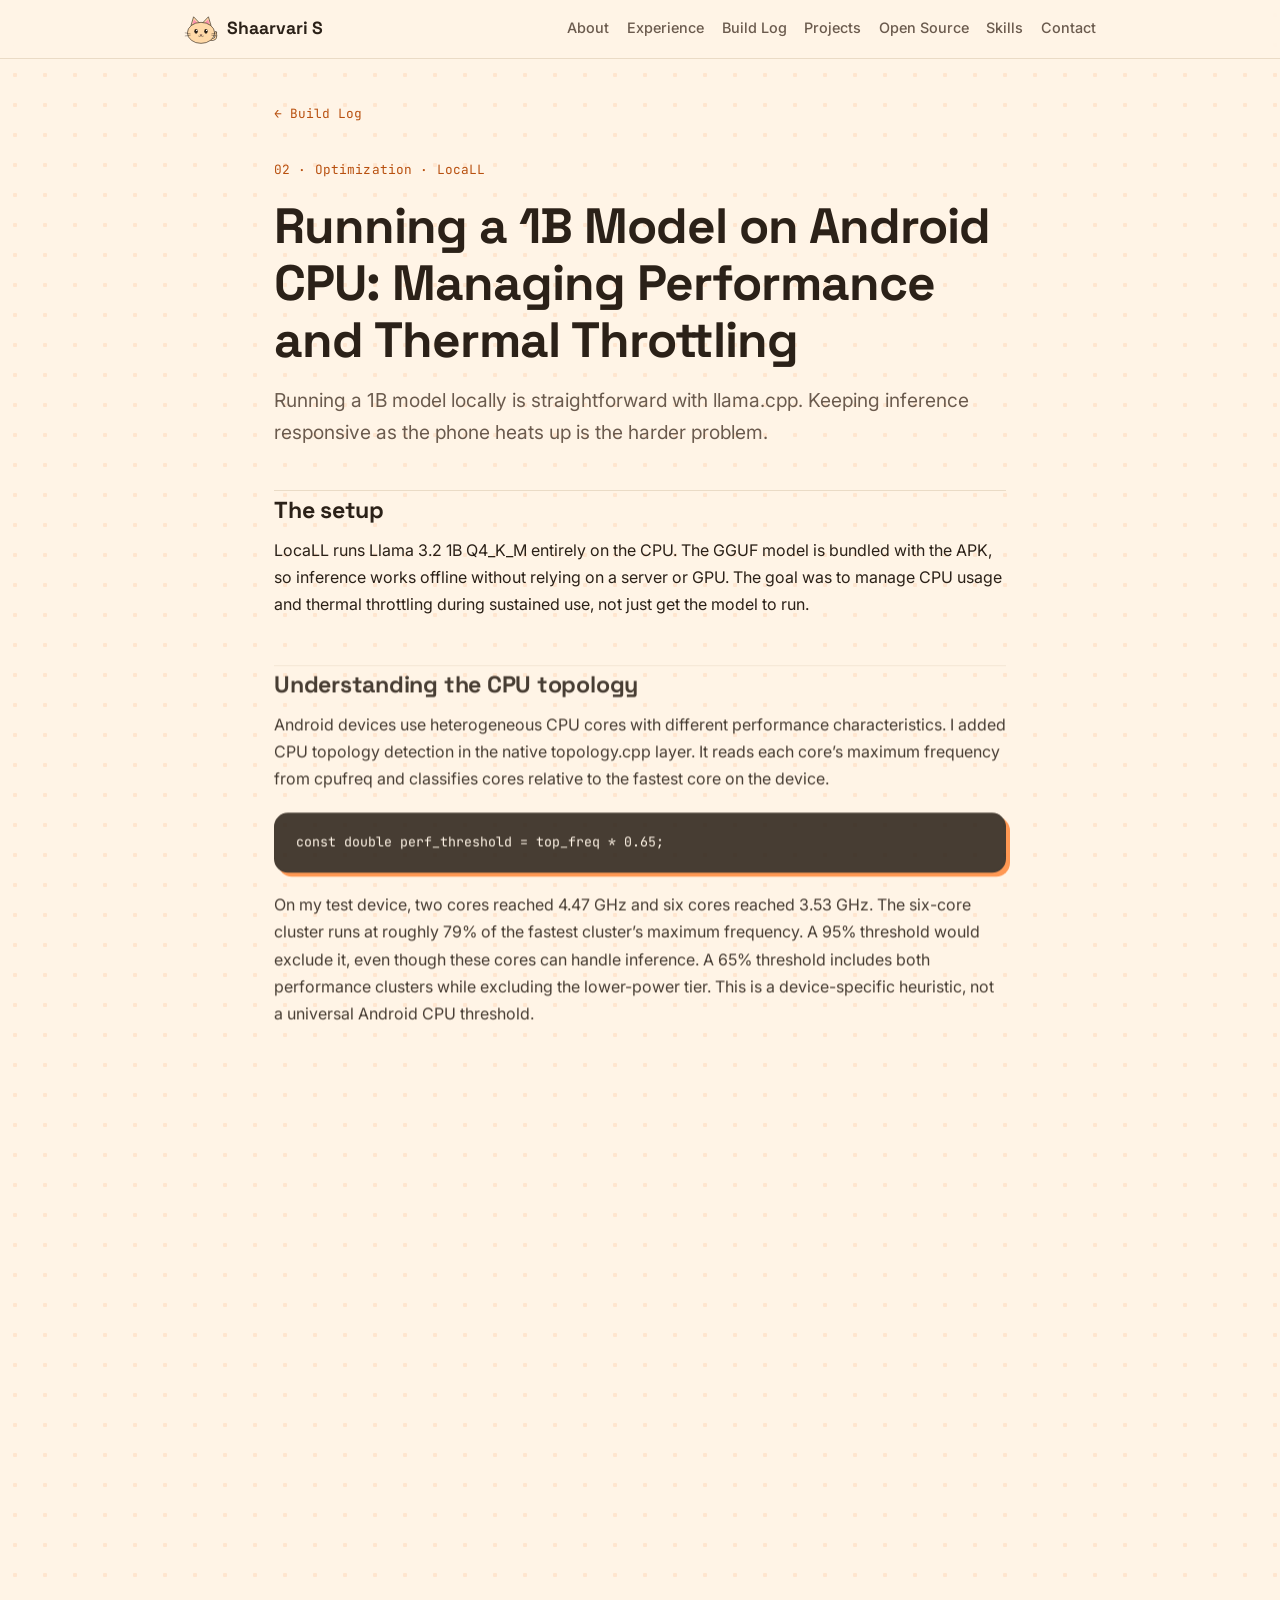
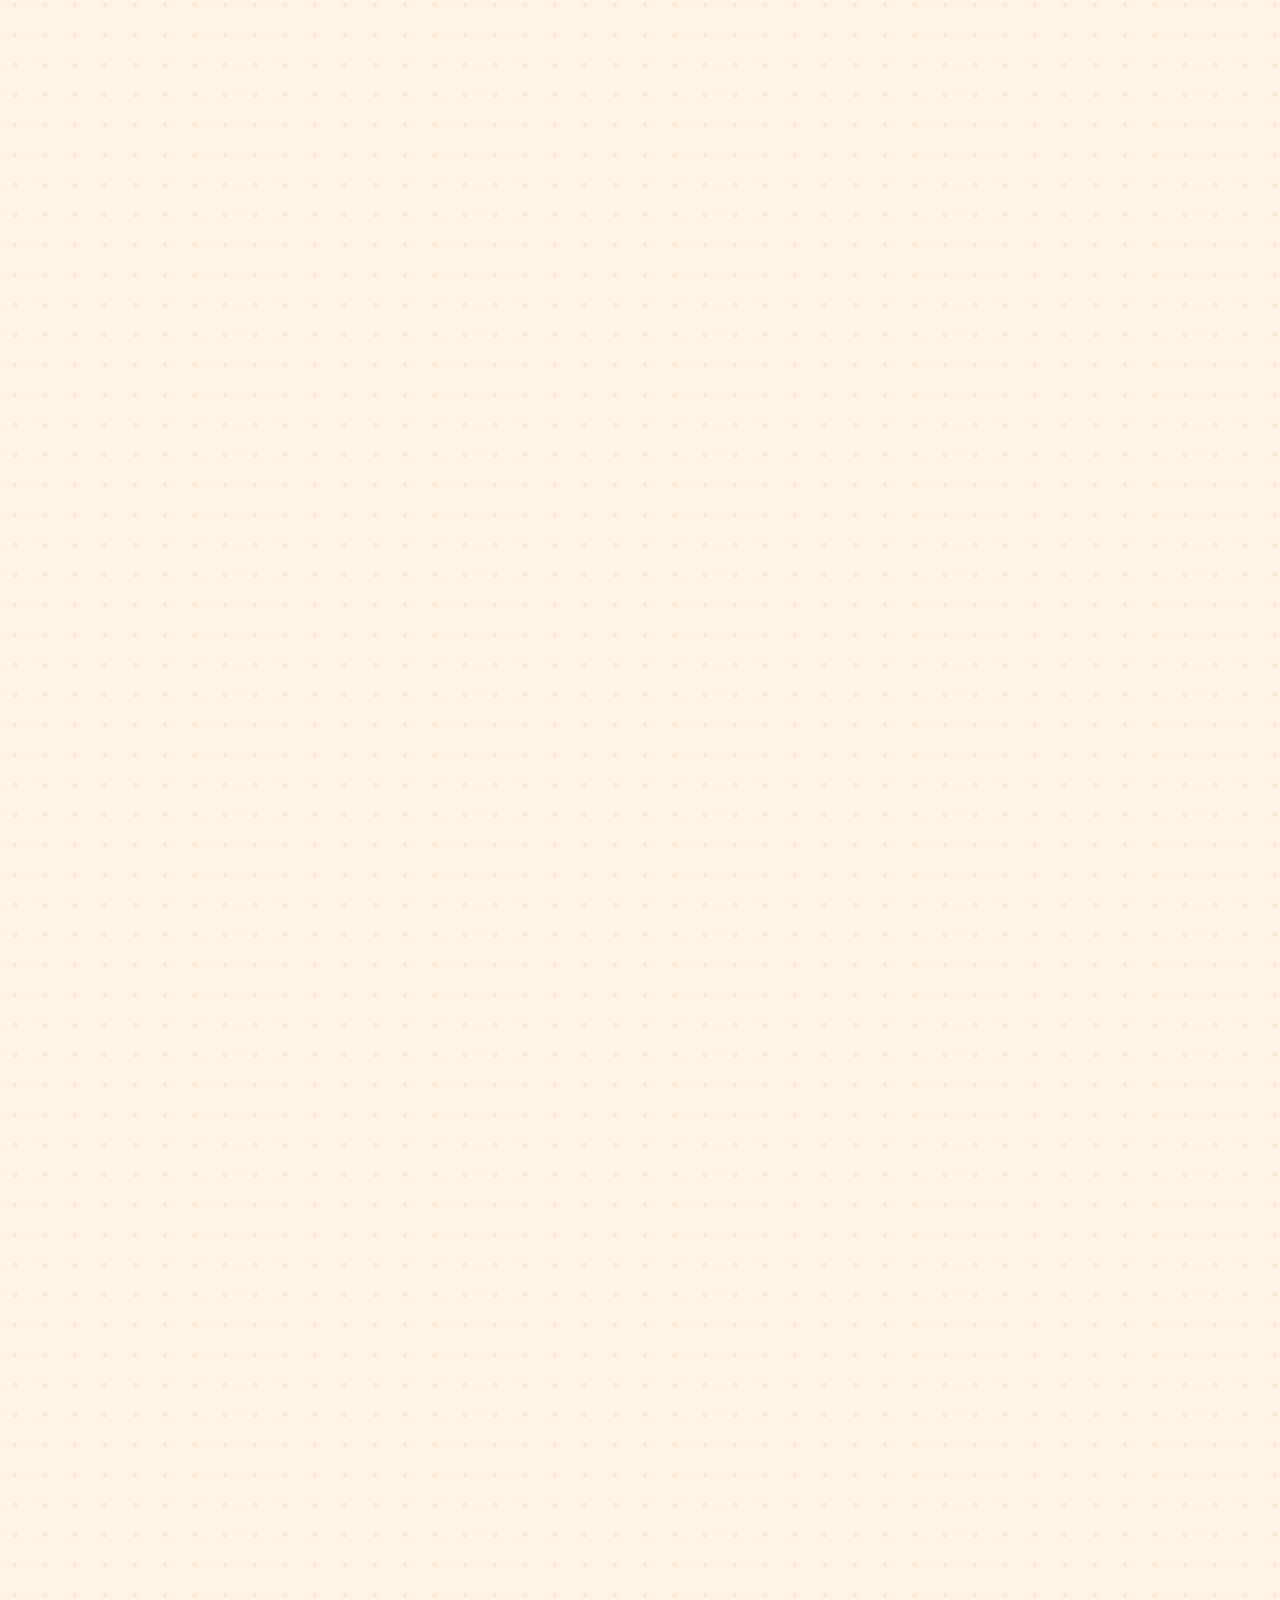
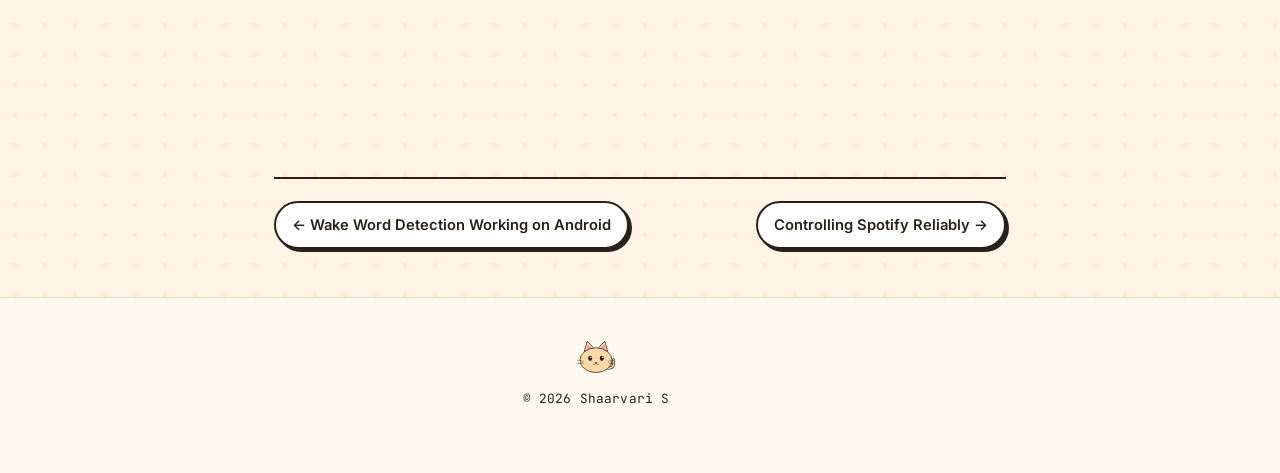
<file: log-02-local-model.html>
<!DOCTYPE html>
<html lang="en">
<head>
<meta charset="utf-8">
<meta name="viewport" content="width=device-width, initial-scale=1">
<meta name="description" content="Core selection, one inference thread, and a thermal governor that keeps a 1B model fast on the tenth command.">
<meta name="theme-color" content="#FFF4E6">
<link rel="icon" href="data:image/svg+xml,%3Csvg xmlns=%27http://www.w3.org/2000/svg%27 viewBox=%270 0 100 100%27%3E%3Ctext y=%27.9em%27 font-size=%2790%27%3E%F0%9F%90%B1%3C/text%3E%3C/svg%3E">
<title>Keeping a 1B model from throttling the phone · Shaarvari S</title>
<script>document.documentElement.classList.add("js");</script>
<link rel="preconnect" href="https://fonts.googleapis.com"><link rel="preconnect" href="https://fonts.gstatic.com" crossorigin><link href="https://fonts.googleapis.com/css2?family=Space+Grotesk:wght@500;600;700&family=Inter:wght@400;500;600;700&family=JetBrains+Mono:wght@400;500&display=swap" rel="stylesheet">
<link rel="stylesheet" href="styles.css">
</head>
<body data-page="log">
<header class="top"><div class="bar"><a class="brand" href="index.html"><svg class="cat mascot-head" viewBox="0 0 220 200" aria-hidden="true" focusable="false"><g class="tail" fill="none" stroke-linecap="round"><path d="M175 165 Q215 170 205 120" stroke="#2B2118" stroke-width="16"/><path d="M175 165 Q215 170 205 120" style="stroke:var(--cat)" stroke-width="9"/></g><polygon points="45,75 62,18 100,58" style="fill:var(--cat)" stroke="#2B2118" stroke-width="4" stroke-linejoin="round"/><polygon points="175,75 158,18 120,58" style="fill:var(--cat)" stroke="#2B2118" stroke-width="4" stroke-linejoin="round"/><polygon points="55,67 64,36 88,58" style="fill:var(--pink)"/><polygon points="165,67 156,36 132,58" style="fill:var(--pink)"/><ellipse cx="110" cy="122" rx="88" ry="68" style="fill:var(--cat)" stroke="#2B2118" stroke-width="4"/><g class="eyes"><ellipse cx="78" cy="112" rx="11" ry="15" fill="#2B2118"/><ellipse cx="142" cy="112" rx="11" ry="15" fill="#2B2118"/><circle cx="82" cy="106" r="4" fill="#fff"/><circle cx="146" cy="106" r="4" fill="#fff"/></g><path d="M104 134 h12 l-6 7z" style="fill:var(--pink)" stroke="#2B2118" stroke-width="2.5" stroke-linejoin="round"/><path d="M110 141 q-7 9 -15 3 M110 141 q7 9 15 3" fill="none" stroke="#2B2118" stroke-width="3" stroke-linecap="round"/><g stroke="#2B2118" stroke-width="2.5" stroke-linecap="round"><line x1="40" y1="128" x2="8" y2="122"/><line x1="40" y1="138" x2="8" y2="142"/><line x1="180" y1="128" x2="212" y2="122"/><line x1="180" y1="138" x2="212" y2="142"/></g></svg><span>Shaarvari S</span></a><nav aria-label="Main"><a href="index.html#about">About</a><a href="index.html#experience">Experience</a><a href="index.html#log">Build Log</a><a href="index.html#projects">Projects</a><a href="index.html#open-source">Open Source</a><a href="index.html#skills">Skills</a><a href="index.html#contact">Contact</a></nav></div></header>
<main>
<article class="post"><a class="crumb" href="index.html#log">&larr; Build Log</a><header class="post-head" data-reveal><p class="meta mono">02 &middot; Optimization &middot; LocaLL</p><h1>Running a 1B Model on Android CPU: Managing Performance and Thermal Throttling</h1><p class="lede">Running a 1B model locally is straightforward with llama.cpp. Keeping inference responsive as the phone heats up is the harder problem.</p></header><section class="block" data-reveal><h2>The setup</h2><p>LocaLL runs Llama 3.2 1B Q4_K_M entirely on the CPU. The GGUF model is bundled with the APK, so inference works offline without relying on a server or GPU. The goal was to manage CPU usage and thermal throttling during sustained use, not just get the model to run.</p></section><section class="block" data-reveal><h2>Understanding the CPU topology</h2><p>Android devices use heterogeneous CPU cores with different performance characteristics. I added CPU topology detection in the native topology.cpp layer. It reads each core’s maximum frequency from cpufreq and classifies cores relative to the fastest core on the device.</p><pre><code>const double perf_threshold = top_freq * 0.65;</code></pre><p>On my test device, two cores reached 4.47 GHz and six cores reached 3.53 GHz. The six-core cluster runs at roughly 79% of the fastest cluster’s maximum frequency. A 95% threshold would exclude it, even though these cores can handle inference. A 65% threshold includes both performance clusters while excluding the lower-power tier. This is a device-specific heuristic, not a universal Android CPU threshold.</p></section><section class="block" data-reveal><h2>Keeping inference on a dedicated thread</h2><p>InferenceDispatcher.kt uses a dedicated single-thread executor to route native inference calls. CPU affinity applies to the calling thread, so allowing requests to move between arbitrary coroutine-pool threads makes it harder to control which thread receives affinity settings. The executor provides a consistent host thread and serializes requests. This does not make inference single-threaded: llama.cpp manages its own worker threads, which perform parallel computation. The Kotlin executor only controls how requests enter the native layer. Affinity should not be assumed to pin every llama.cpp worker unless it is explicitly applied to those workers or worker creation has been verified.</p></section><section class="block" data-reveal><h2>Tuning decode and prefill separately</h2><p>Decode generates tokens one at a time and is largely memory-bandwidth-bound. Increasing thread count beyond a point provides little benefit. Prefill processes the input prompt and is more compute-intensive, so it benefits from the wider performance cluster. In testing, decode stopped scaling meaningfully beyond four threads. More threads increased CPU activity without proportional improvement, so decode is capped at four threads while prefill can use the available performance cluster. Speech-to-text completes before LLM intent processing starts, so the workloads do not compete for CPU resources at the same time.</p></section><section class="block" data-reveal><h2>Benchmarking thread configurations</h2><p>I added a benchmark harness to compare thread counts and CPU core configurations. Each configuration was tested seven times using a randomized, interleaved schedule with a fixed seed. This reduces bias from temperature changes during longer benchmark runs. Most differences were within the thermal noise floor, so I avoided treating small differences as meaningful. One result was clear: eight decode threads moved the device thermal state from MODERATE to SEVERE. Once the OS reduced CPU frequencies, decode performance dropped to around 0.5 tokens per second. Adding more threads had made performance worse.</p></section><section class="block" data-reveal><h2>Adding a thermal governor</h2><p>ThermalGovernor.kt reads Android thermal status and adjusts decode thread count. As thermal pressure increases, decode parallelism is reduced:</p><div class="table-wrap"><table><thead><tr><th>Thermal status</th><th>Decode threads</th></tr></thead><tbody><tr><td>NONE</td><td>4</td></tr><tr><td>LIGHT</td><td>3</td></tr><tr><td>MODERATE</td><td>2</td></tr><tr><td>SEVERE and above</td><td>1</td></tr></tbody></table></div><p>Only decode thread count is reduced. Prefill continues to use the performance cluster. This does not prevent heating, but avoids continuing with a thread configuration that is already causing severe throttling.</p></section><section class="block" data-reveal><h2>Testing KV cache quantization</h2><p>I tested Q8_0 quantization for the KV cache. Decode performance improved by around 16%, while prefill performance dropped by around 19%. The quantized cache reduces memory-bandwidth requirements but adds dequantization work. Since requests also include prompt processing, overall latency increased for prefill-heavy inputs. I reverted to the default F16 KV cache.</p></section><section class="block" data-reveal><h2>Compiler optimizations</h2><p>Compiler flags had a larger impact than most thread-count changes. I enabled ARM CPU features armv8.2-a+dotprod+i8mm+fp16, improving quantized matrix operations. Depending on the operation and execution path, throughput improved around 2–4x compared with the baseline build. This compile-time optimization has a compatibility trade-off: devices without the required instruction support can fail with an illegal instruction error (SIGILL), even though the app targets arm64.</p></section><section class="block" data-reveal><h2>Result</h2><ul><li>CPU topology detection selects the faster core clusters.</li><li>A dedicated executor serializes native inference requests and gives them a consistent entry thread.</li><li>Decode is capped at four threads during normal operation.</li><li>Thermal status dynamically reduces decode parallelism.</li><li>KV cache quantization was reverted because its decode improvement did not compensate for the prefill regression.</li><li>ARM-specific compiler optimizations provided the largest throughput improvement.</li></ul><div class="takeaway"><strong>Takeaway</strong><p>A configuration that performs well in a short benchmark may not perform well during sustained use. On-device inference needs to account for CPU topology, memory bandwidth and thermal behaviour together.</p></div></section><nav class="pager" aria-label="Build log pagination"><a href="log-01-wake-word.html">&larr; Wake Word Detection Working on Android</a><a href="log-03-spotify.html">Controlling Spotify Reliably &rarr;</a></nav></article>
</main>
<footer><div class="wrap foot"><svg class="cat mascot-foot" viewBox="0 0 220 200" aria-hidden="true" focusable="false"><g class="tail" fill="none" stroke-linecap="round"><path d="M175 165 Q215 170 205 120" stroke="#2B2118" stroke-width="16"/><path d="M175 165 Q215 170 205 120" style="stroke:var(--cat)" stroke-width="9"/></g><polygon points="45,75 62,18 100,58" style="fill:var(--cat)" stroke="#2B2118" stroke-width="4" stroke-linejoin="round"/><polygon points="175,75 158,18 120,58" style="fill:var(--cat)" stroke="#2B2118" stroke-width="4" stroke-linejoin="round"/><polygon points="55,67 64,36 88,58" style="fill:var(--pink)"/><polygon points="165,67 156,36 132,58" style="fill:var(--pink)"/><ellipse cx="110" cy="122" rx="88" ry="68" style="fill:var(--cat)" stroke="#2B2118" stroke-width="4"/><g class="eyes"><ellipse cx="78" cy="112" rx="11" ry="15" fill="#2B2118"/><ellipse cx="142" cy="112" rx="11" ry="15" fill="#2B2118"/><circle cx="82" cy="106" r="4" fill="#fff"/><circle cx="146" cy="106" r="4" fill="#fff"/></g><path d="M104 134 h12 l-6 7z" style="fill:var(--pink)" stroke="#2B2118" stroke-width="2.5" stroke-linejoin="round"/><path d="M110 141 q-7 9 -15 3 M110 141 q7 9 15 3" fill="none" stroke="#2B2118" stroke-width="3" stroke-linecap="round"/><g stroke="#2B2118" stroke-width="2.5" stroke-linecap="round"><line x1="40" y1="128" x2="8" y2="122"/><line x1="40" y1="138" x2="8" y2="142"/><line x1="180" y1="128" x2="212" y2="122"/><line x1="180" y1="138" x2="212" y2="142"/></g></svg><p class="mono">&copy; <span class="yr"></span> Shaarvari S</p></div></footer>
<script>
(function(){
  var header=document.querySelector('header.top');
  var reduce=window.matchMedia('(prefers-reduced-motion: reduce)').matches;
  function clamp(x){return Math.max(0,Math.min(1,x));}

  // Boulder: follows the page scroll, eased so the motion is smooth
  var ridge=document.getElementById('ridge');
  var boulder=document.getElementById('boulder'), cat=document.getElementById('cat');
  var L=ridge?ridge.getTotalLength():0, R=110, D=230, S0=400, S1=L-160;
  var target=0, cur=0, running=false;
  function at(s){return ridge.getPointAtLength(Math.max(0,Math.min(L,s)));}
  function drawScene(p){
    if(!ridge) return;
    var s=S0+p*(S1-S0);
    var a=at(s), b=at(s+1), tx=b.x-a.x, ty=b.y-a.y, len=Math.hypot(tx,ty)||1;
    tx/=len; ty/=len;
    var nx=ty, ny=-tx; if(ny>0){nx=-nx; ny=-ny;}
    boulder.setAttribute('transform','translate('+(a.x+nx*R)+' '+(a.y+ny*R)+') rotate('+(s/R*180/Math.PI)+')');
    var f=at(s-D), g=at(s-D+1), ang=Math.atan2(g.y-f.y,g.x-f.x)*180/Math.PI;
    cat.setAttribute('transform','translate('+f.x+' '+f.y+') rotate('+ang+')');
  }

  // Content: each block rises in as it enters from the bottom and stays until it has left the top.
  // It is computed from the scroll position every frame, so it works in both directions.
  var blocks=[].slice.call(document.querySelectorAll('[data-reveal]'));
  function drawBlocks(){
    var vh=window.innerHeight;
    blocks.forEach(function(el){
      if(reduce){el.style.opacity=1; el.style.transform='none'; return;}
      var r=el.getBoundingClientRect();
      var o=clamp((vh-r.top)/(vh*0.3));
      el.style.opacity=o;
      el.style.transform='translateY('+((1-o)*36)+'px)';
    });
  }

  function frame(){
    var max=document.documentElement.scrollHeight-window.innerHeight;
    target=max>0?clamp(window.scrollY/max):0;
    cur+=(target-cur)*0.12;
    if(Math.abs(target-cur)<0.0004) cur=target;
    drawScene(cur);
    drawBlocks();
    if(cur!==target){requestAnimationFrame(frame);} else {running=false;}
  }
  function kick(){
    header.classList.toggle('scrolled',window.scrollY>8);
    if(!running){running=true; requestAnimationFrame(frame);}
  }
  window.addEventListener('scroll',kick,{passive:true});
  window.addEventListener('resize',kick);
  kick();

  // Navigation highlight on the home page
  var links=document.querySelectorAll('header nav a');
  if(document.body.dataset.page==='home' && 'IntersectionObserver' in window){
    var map={};links.forEach(function(a){map[a.getAttribute('href').split('#')[1]]=a;});
    var spy=new IntersectionObserver(function(es){es.forEach(function(e){if(e.isIntersecting&&map[e.target.id]){links.forEach(function(a){a.classList.remove('active');});map[e.target.id].classList.add('active');}});},{rootMargin:'-45% 0px -50% 0px'});
    document.querySelectorAll('section[id]').forEach(function(s){spy.observe(s);});
  }
  var yr=document.querySelector('.yr'); if(yr) yr.textContent=new Date().getFullYear();
})();
</script>
</body>
</html>
</file>
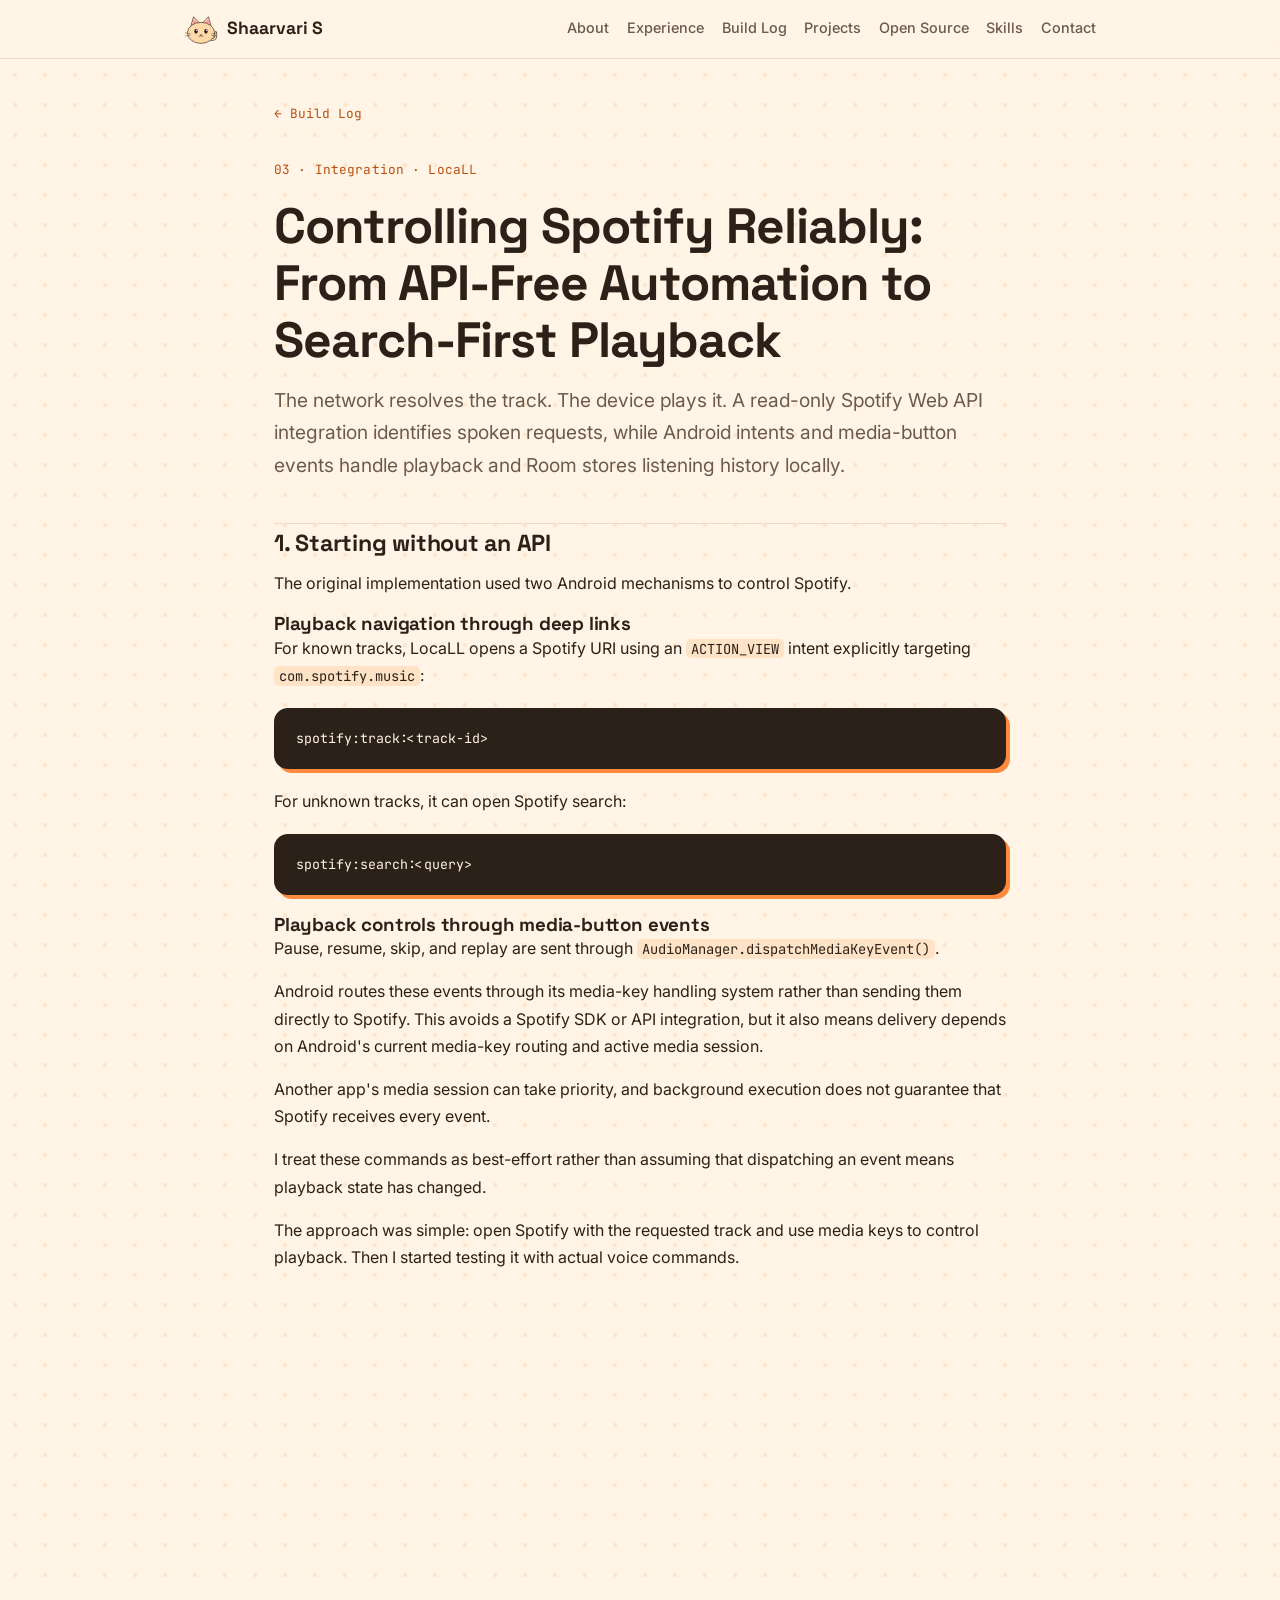
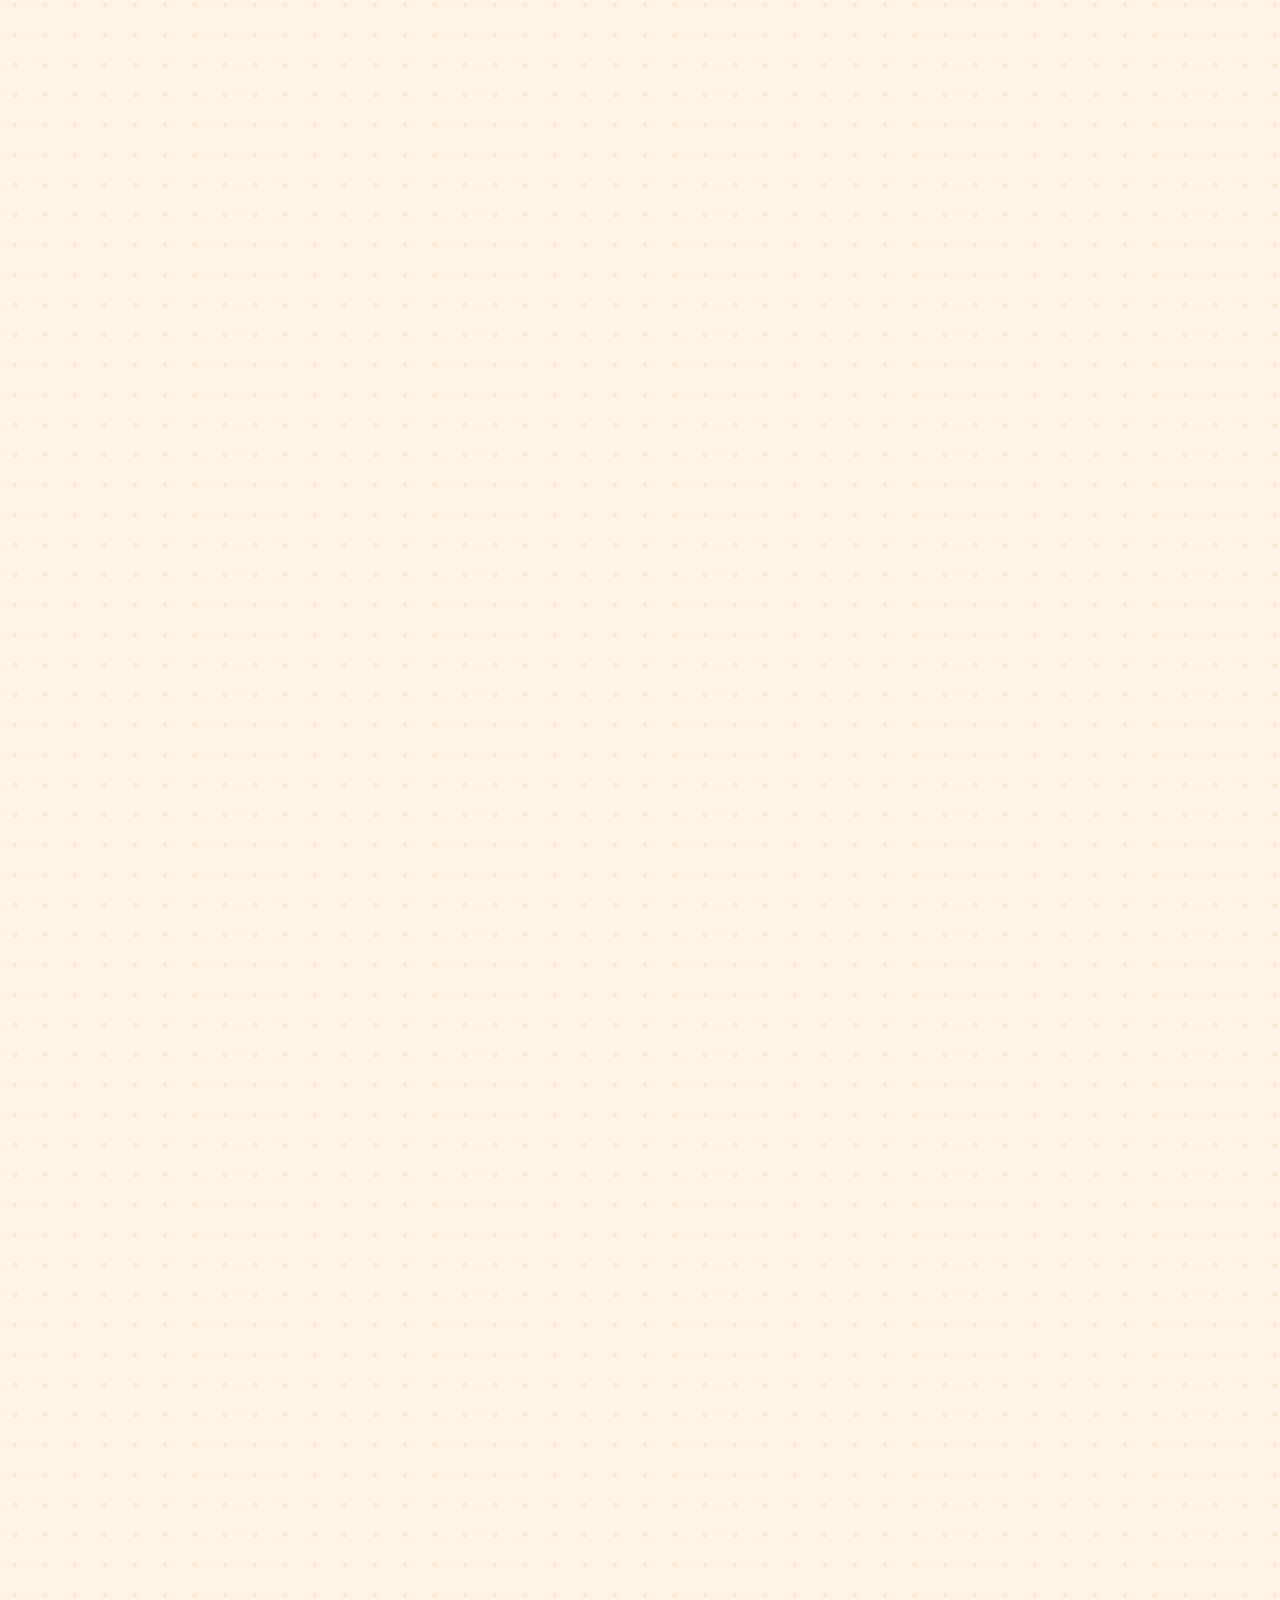
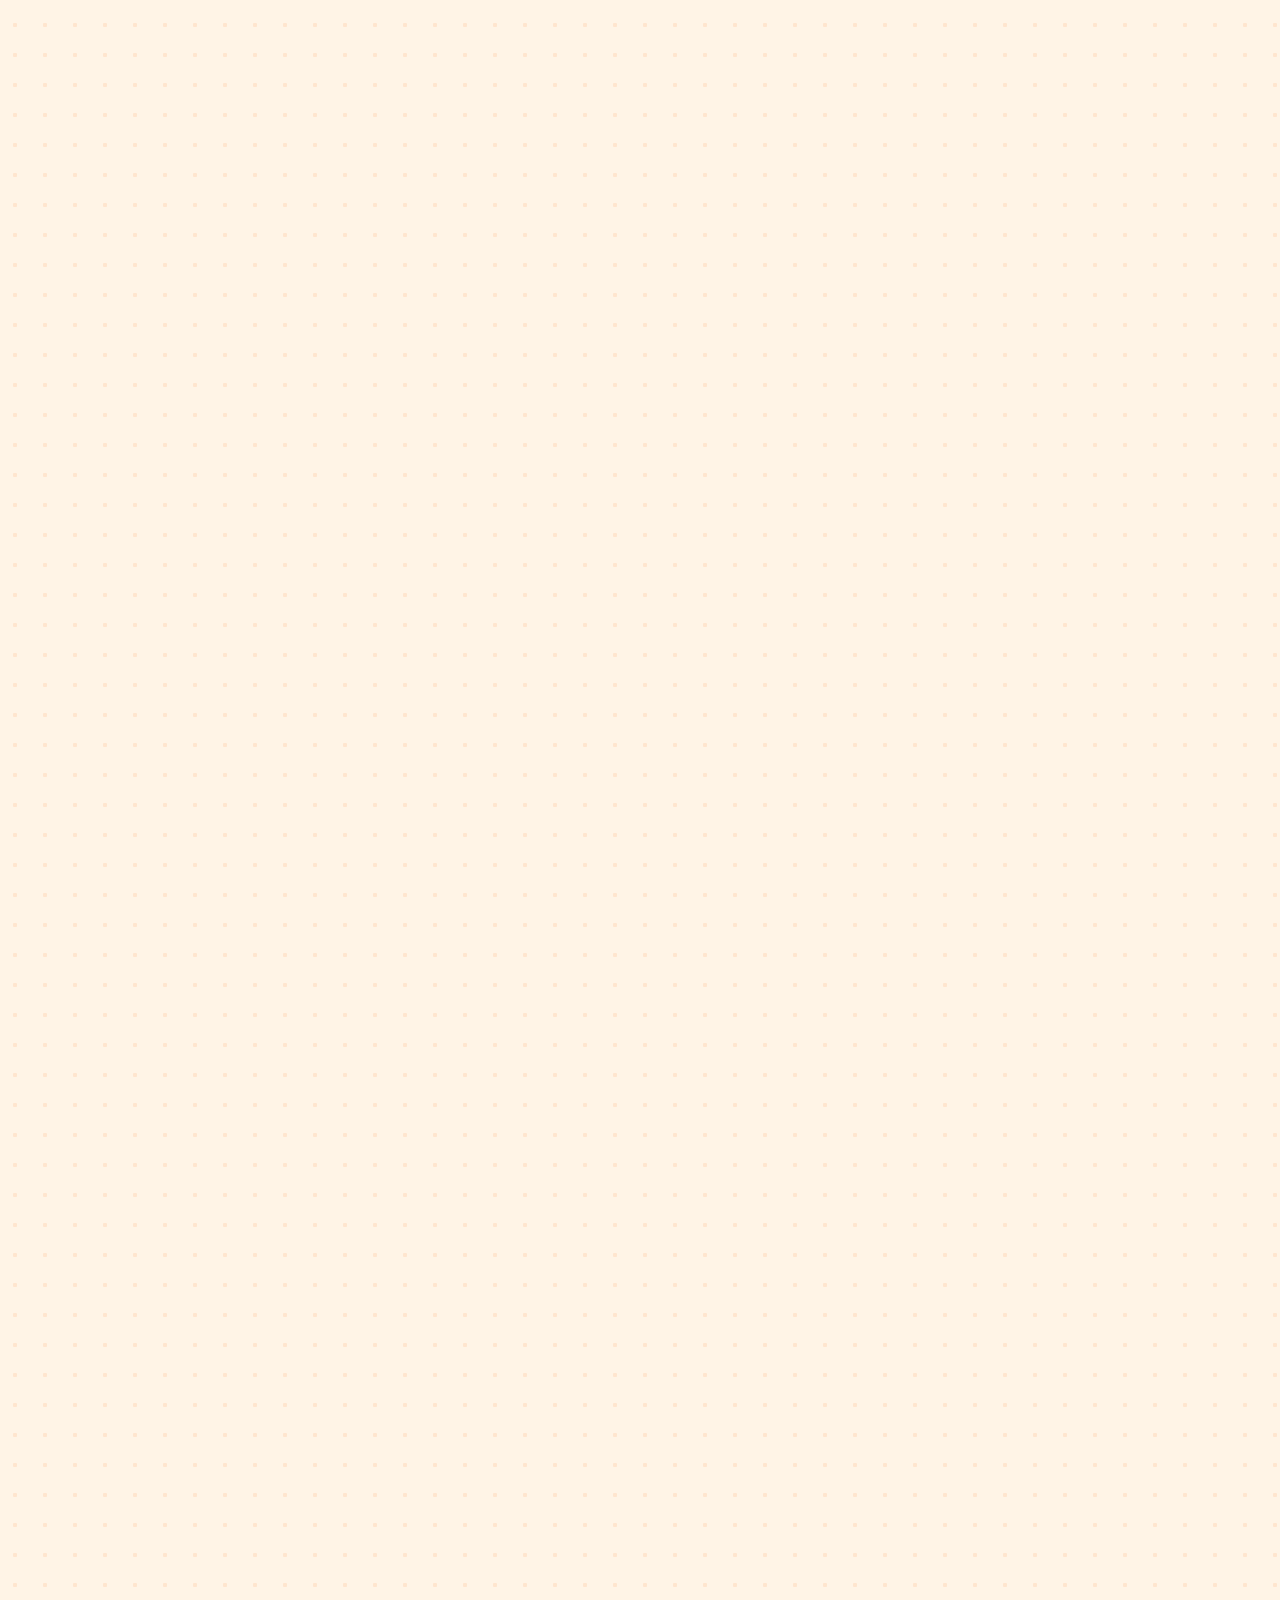
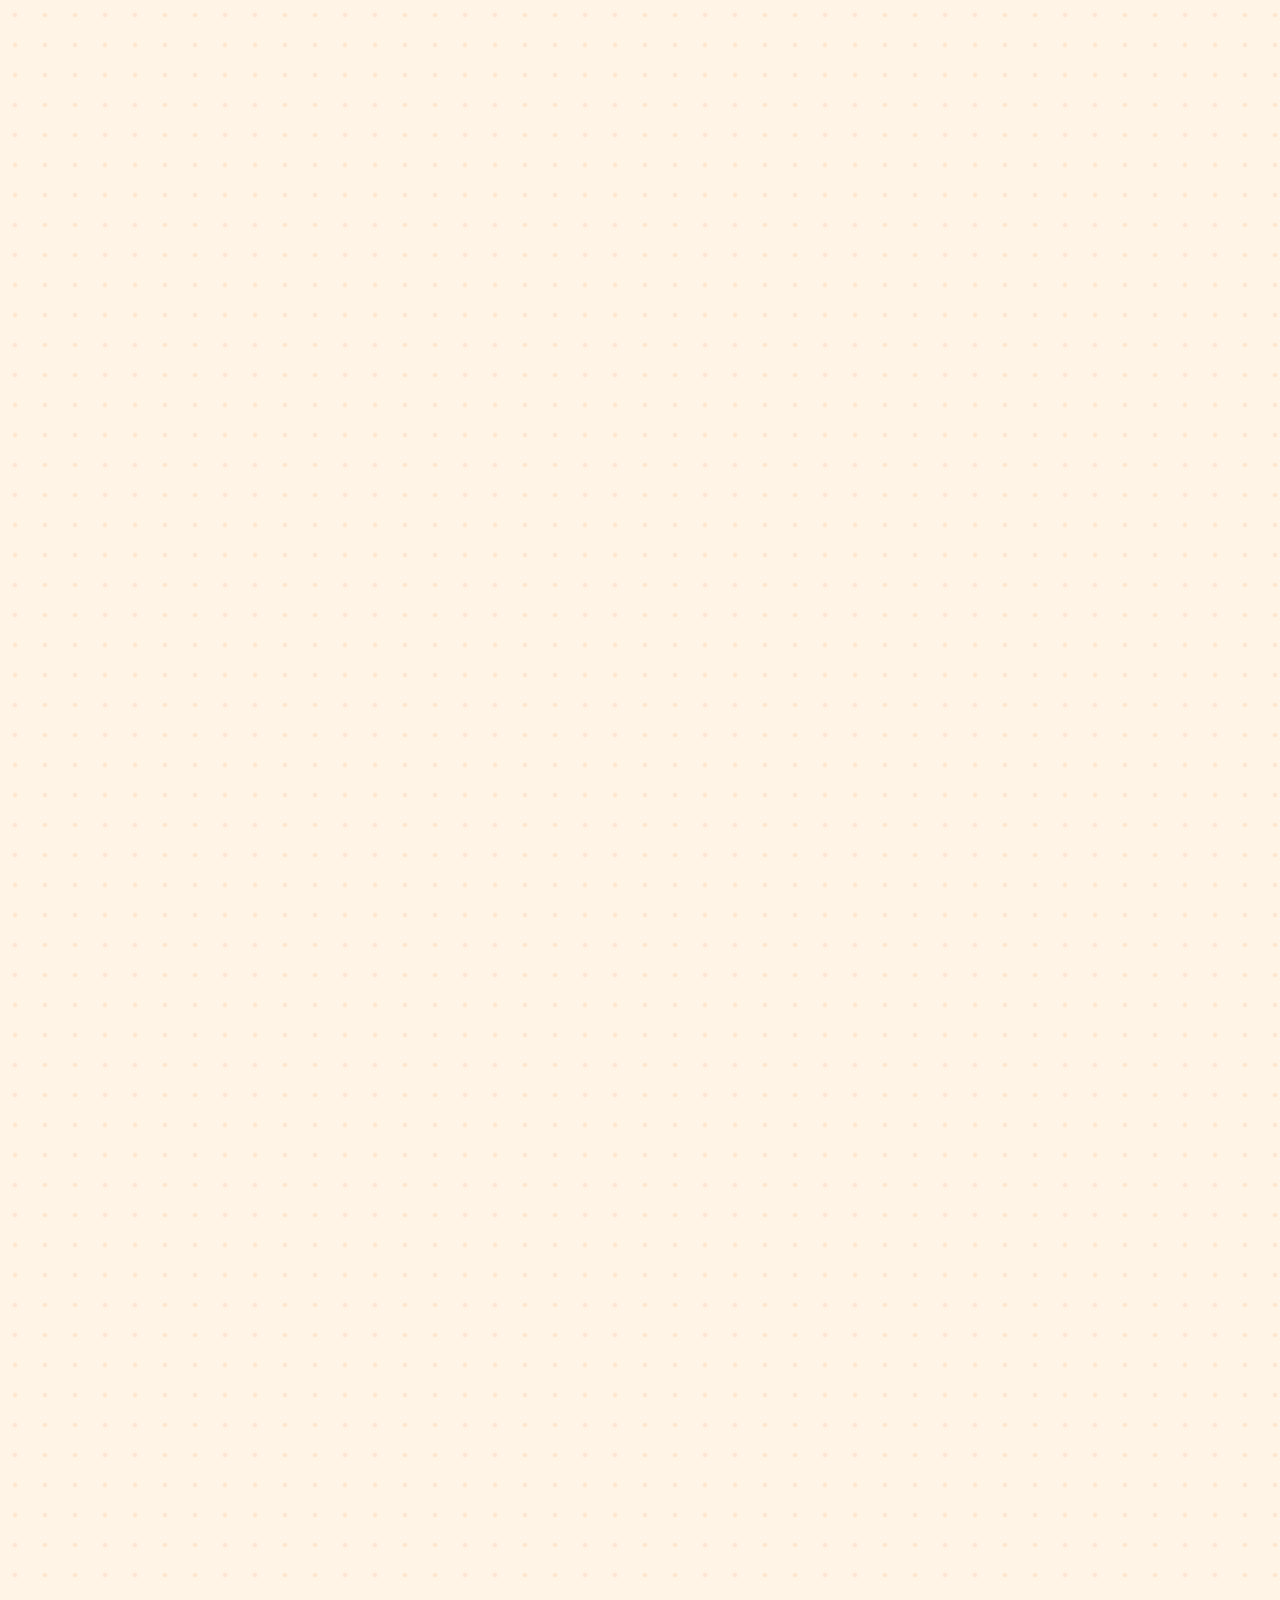
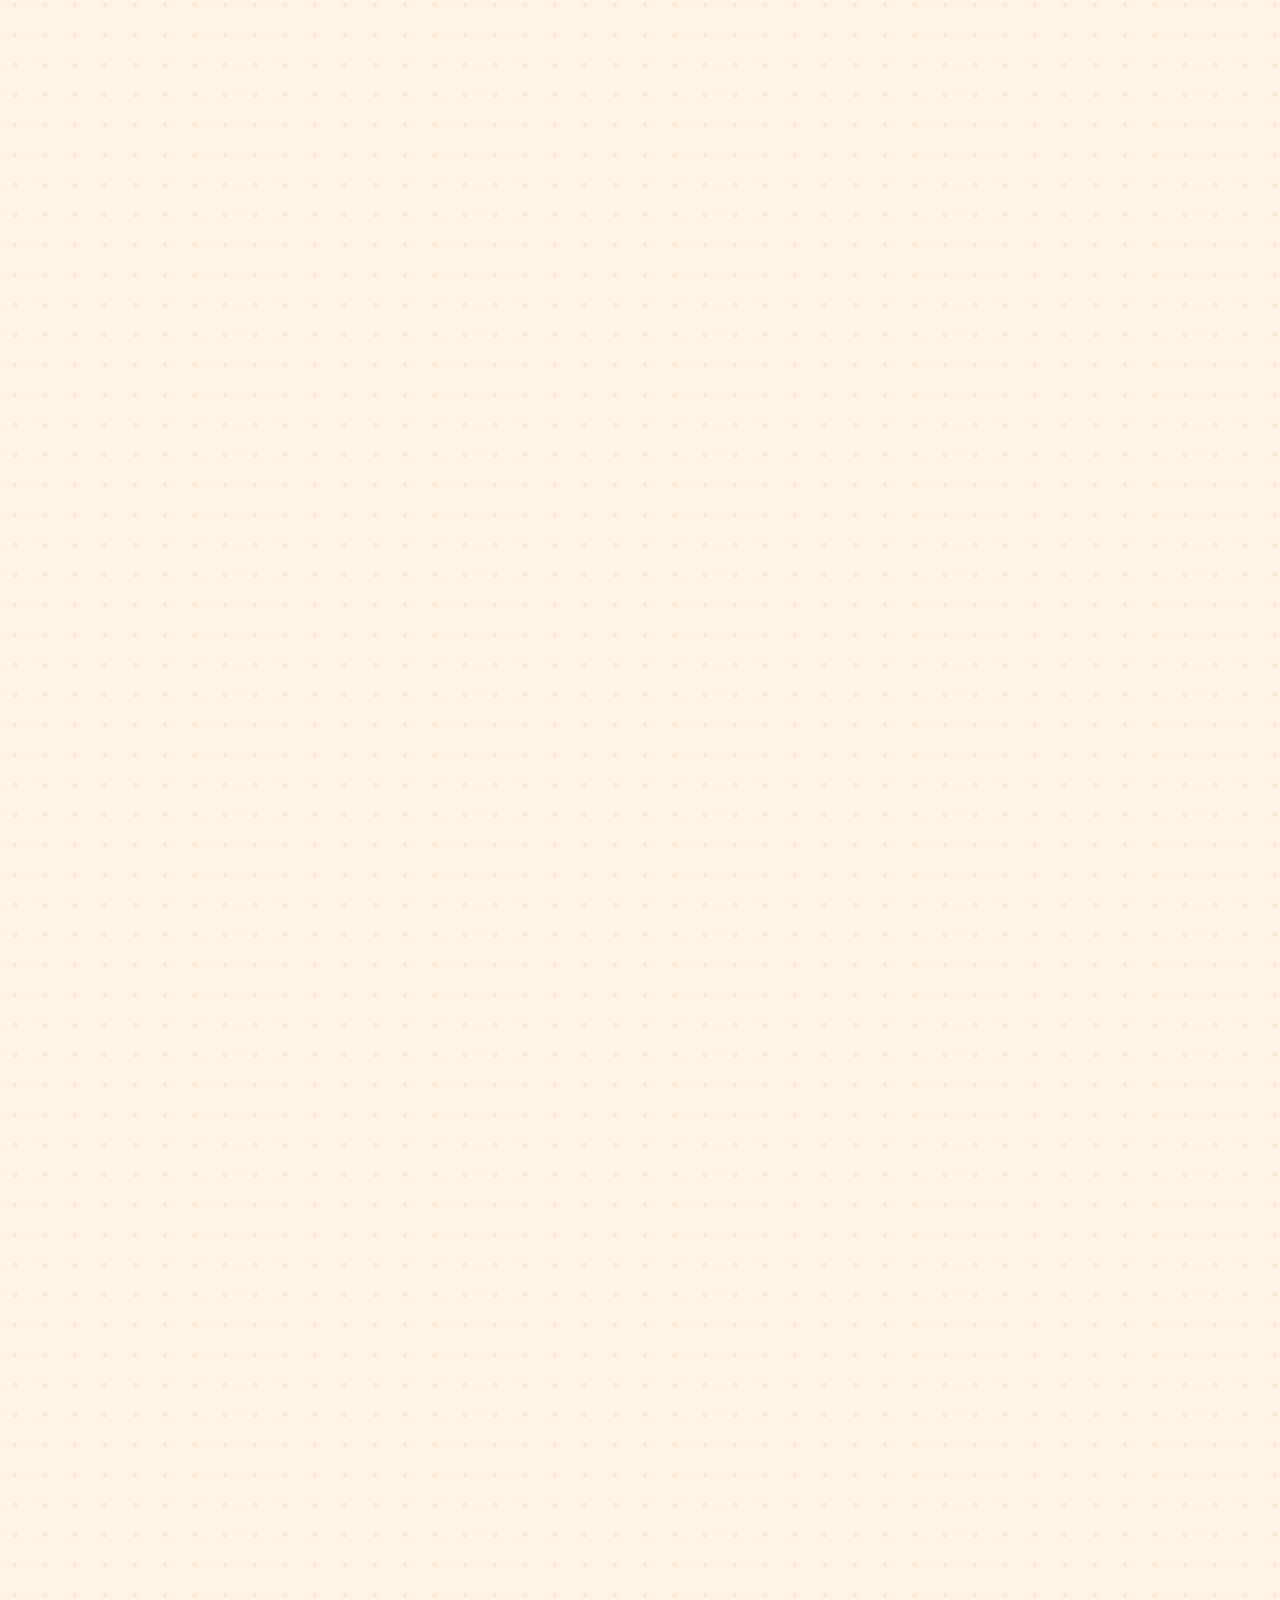
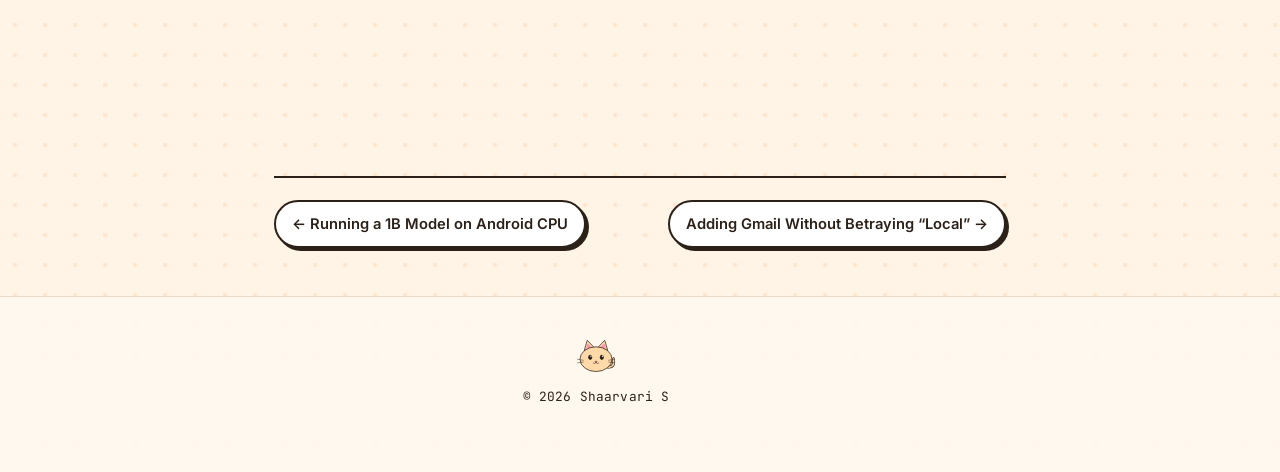
<file: log-03-spotify.html>
<!DOCTYPE html>
<html lang="en">
<head>
  <meta charset="utf-8">
  <meta name="viewport" content="width=device-width, initial-scale=1">

  <meta
    name="description"
    content="Driving the installed Spotify app with deep links and media keys, guarded against a model that invents artists."
  >

  <meta name="theme-color" content="#FFF4E6">

  <link
    rel="icon"
    href="data:image/svg+xml,%3Csvg xmlns=%27http://www.w3.org/2000/svg%27 viewBox=%270 0 100 100%27%3E%3Ctext y=%27.9em%27 font-size=%2790%27%3E%F0%9F%90%B1%3C/text%3E%3C/svg%3E"
  >

  <title>Controlling Spotify Reliably · Shaarvari S</title>

  <script>
    document.documentElement.classList.add("js");
  </script>

  <link rel="preconnect" href="https://fonts.googleapis.com">
  <link rel="preconnect" href="https://fonts.gstatic.com" crossorigin>

  <link
    href="https://fonts.googleapis.com/css2?family=Space+Grotesk:wght@500;600;700&family=Inter:wght@400;500;600;700&family=JetBrains+Mono:wght@400;500&display=swap"
    rel="stylesheet"
  >

  <link rel="stylesheet" href="styles.css">
</head>

<body data-page="log">

  <!-- Navigation -->
  <header class="top">
    <div class="bar">

      <a class="brand" href="index.html">
        <svg
          class="cat mascot-head"
          viewBox="0 0 220 200"
          aria-hidden="true"
          focusable="false"
        >
          <g class="tail" fill="none" stroke-linecap="round">
            <path d="M175 165 Q215 170 205 120" stroke="#2B2118" stroke-width="16"/>
            <path d="M175 165 Q215 170 205 120" style="stroke:var(--cat)" stroke-width="9"/>
          </g>

          <polygon points="45,75 62,18 100,58" style="fill:var(--cat)" stroke="#2B2118" stroke-width="4" stroke-linejoin="round"/>
          <polygon points="175,75 158,18 120,58" style="fill:var(--cat)" stroke="#2B2118" stroke-width="4" stroke-linejoin="round"/>

          <polygon points="55,67 64,36 88,58" style="fill:var(--pink)"/>
          <polygon points="165,67 156,36 132,58" style="fill:var(--pink)"/>

          <ellipse cx="110" cy="122" rx="88" ry="68" style="fill:var(--cat)" stroke="#2B2118" stroke-width="4"/>

          <g class="eyes">
            <ellipse cx="78" cy="112" rx="11" ry="15" fill="#2B2118"/>
            <ellipse cx="142" cy="112" rx="11" ry="15" fill="#2B2118"/>
            <circle cx="82" cy="106" r="4" fill="#fff"/>
            <circle cx="146" cy="106" r="4" fill="#fff"/>
          </g>

          <path d="M104 134 h12 l-6 7z" style="fill:var(--pink)" stroke="#2B2118" stroke-width="2.5" stroke-linejoin="round"/>
          <path d="M110 141 q-7 9 -15 3 M110 141 q7 9 15 3" fill="none" stroke="#2B2118" stroke-width="3" stroke-linecap="round"/>

          <g stroke="#2B2118" stroke-width="2.5" stroke-linecap="round">
            <line x1="40" y1="128" x2="8" y2="122"/>
            <line x1="40" y1="138" x2="8" y2="142"/>
            <line x1="180" y1="128" x2="212" y2="122"/>
            <line x1="180" y1="138" x2="212" y2="142"/>
          </g>
        </svg>

        <span>Shaarvari S</span>
      </a>

      <nav aria-label="Main">
        <a href="index.html#about">About</a>
        <a href="index.html#experience">Experience</a>
        <a href="index.html#log">Build Log</a>
        <a href="index.html#projects">Projects</a>
        <a href="index.html#open-source">Open Source</a>
        <a href="index.html#skills">Skills</a>
        <a href="index.html#contact">Contact</a>
      </nav>

    </div>
  </header>


  <!-- Article -->
  <main>
    <article class="post">

      <a class="crumb" href="index.html#log">
        &larr; Build Log
      </a>

      <!-- Article heading -->
      <header class="post-head" data-reveal>

        <p class="meta mono">
          03 &middot; Integration &middot; LocaLL
        </p>

        <h1>
          Controlling Spotify Reliably: From API-Free Automation to Search-First Playback
        </h1>

        <p class="lede">
          The network resolves the track. The device plays it. A read-only
          Spotify Web API integration identifies spoken requests, while
          Android intents and media-button events handle playback and Room
          stores listening history locally.
        </p>

      </header>


      <!-- Section 1 -->
      <section class="block" data-reveal>

        <h2>1. Starting without an API</h2>

        <p>
          The original implementation used two Android mechanisms to control Spotify.
        </p>

        <h3>Playback navigation through deep links</h3>

        <p>
          For known tracks, LocaLL opens a Spotify URI using an
          <code>ACTION_VIEW</code> intent explicitly targeting
          <code>com.spotify.music</code>:
        </p>

        <pre><code>spotify:track:&lt;track-id&gt;</code></pre>

        <p>
          For unknown tracks, it can open Spotify search:
        </p>

        <pre><code>spotify:search:&lt;query&gt;</code></pre>

        <h3>Playback controls through media-button events</h3>

        <p>
          Pause, resume, skip, and replay are sent through
          <code>AudioManager.dispatchMediaKeyEvent()</code>.
        </p>

        <p>
          Android routes these events through its media-key handling system
          rather than sending them directly to Spotify. This avoids a Spotify
          SDK or API integration, but it also means delivery depends on
          Android's current media-key routing and active media session.
        </p>

        <p>
          Another app's media session can take priority, and background
          execution does not guarantee that Spotify receives every event.
        </p>

        <p>
          I treat these commands as best-effort rather than assuming that
          dispatching an event means playback state has changed.
        </p>

        <p>
          The approach was simple: open Spotify with the requested track and
          use media keys to control playback. Then I started testing it with
          actual voice commands.
        </p>

      </section>


      <!-- Section 2 -->
      <section class="block" data-reveal>

        <h2>2. Opening a track doesn't necessarily play it</h2>

        <p>
          The first problem was that opening a
          <code>spotify:track:</code> URI only navigated Spotify to the
          requested song.
        </p>

        <p>
          On the Spotify builds I tested, the track loaded into the player
          in a paused state. The deep link worked, but no music started.
        </p>

        <p>
          There was no reliable play parameter to add to the URI, so I
          separated navigation from playback.
        </p>

        <p>
          After opening the track, LocaLL sends a <code>MEDIA_PLAY</code>
          event. Since Spotify might still be cold-starting, the event is
          sent through spaced retries.
        </p>

        <pre><code>fun playUri(uri: String): Boolean {
    if (!openSpotify(Uri.parse(uri))) return false

    scope.launch {
        // Spaced retries to cover a cold Spotify launch.
        for (waitMs in longArrayOf(1500, 1500, 2000)) {
            delay(waitMs)
            sendKey(KeyEvent.KEYCODE_MEDIA_PLAY)
        }
    }

    return true
}</code></pre>

        <p>
          The choice of key event matters.
        </p>

        <p>
          <code>MEDIA_PLAY</code> requests playback without toggling the
          current state. If Spotify has already started playing, another
          play request should not pause it.
        </p>

        <p>
          Using <code>MEDIA_PLAY_PAUSE</code> would be risky because it
          toggles playback. A retry could pause a track that had already
          started.
        </p>

        <p>
          These retries are still blind. They don't confirm that Spotify
          received the event or that audio actually started. They also
          cannot override Android's media-session routing decisions.
        </p>

      </section>


      <!-- Section 3 -->
      <section class="block" data-reveal>

        <h2>3. The problem with unknown songs</h2>

        <p>
          The local catalogue could handle known songs, but it couldn't
          cover everything a user might ask for.
        </p>

        <p>
          For an unknown song, opening a
          <code>spotify:search:</code> URI only displays search results.
          It doesn't select or play anything.
        </p>

        <p>
          My first solution was to automate Spotify's search interface
          using an Android Accessibility service:
        </p>

        <ol>
          <li>Open Spotify search.</li>
          <li>Enter the requested query.</li>
          <li>Select the top result.</li>
        </ol>

        <p>
          The music module received this capability through a callback
          rather than depending directly on the Accessibility service.
        </p>

        <p>
          This worked, but it introduced another layer of fragility.
          Spotify could change its layout, the top result wasn't always
          the right one, and LocaLL had no reliable way to confirm whether
          the interaction succeeded.
        </p>

        <p>
          If Accessibility access was disabled, the app could only open
          search and ask the user to select a result manually.
        </p>

        <p>
          This was the point where the API-free approach started becoming
          a limitation.
        </p>

      </section>


      <!-- Section 4 -->
      <section class="block" data-reveal>

        <h2>4. A small API integration to solve track resolution</h2>

        <p>
          Instead of trying to make UI automation more reliable, I changed
          the architecture.
        </p>

        <p>
          LocaLL now uses the Spotify Web API's search endpoint to resolve
          a spoken request to a concrete track URI.
        </p>

        <p>
          The API is used for one purpose: finding out which Spotify track
          matches the request.
        </p>

        <p>
          It does not start playback, pause music, skip tracks, or control
          the media session.
        </p>

        <p>The flow is:</p>

        <ol>
          <li>Receive the spoken request.</li>
          <li>Search Spotify using the request.</li>
          <li>Extract the matching track's URI.</li>
          <li>Pass that URI to the existing <code>playUri()</code> implementation.</li>
          <li>Let Android handle opening Spotify and starting playback.</li>
        </ol>

        <p>
          The API integration uses the client-credentials grant. It obtains
          an application access token without requiring the user to log in
          or grant account permissions through a user-consent screen.
        </p>

        <p>
          The resolver is also optional:
        </p>

        <pre><code>val isConfigured: Boolean
    get() = BuildConfig.SPOTIFY_CLIENT_ID.isNotBlank() &&
        BuildConfig.SPOTIFY_CLIENT_SECRET.isNotBlank()

suspend fun resolveTrack(query: String): Track? {
    if (!isConfigured) return null

    val token = accessToken() ?: return null
    return search(token, query)
}</code></pre>

        <p>
          Credentials are kept in <code>local.properties</code>, which is
          git-ignored, and injected into <code>BuildConfig</code> at build
          time.
        </p>

        <p>
          There is an important security trade-off here. This is a personal
          project that I build and install directly on my own device, so
          bundling the client credentials into the APK is acceptable for my
          current use case.
        </p>

        <p>
          However, <code>local.properties</code> only prevents accidental
          source-control commits. It does not protect the secret once the
          APK is distributed; someone can extract it from the application.
        </p>

        <p>
          For a public app, the client secret should stay on a backend that
          proxies the search request. If the app needs user-authorized
          Spotify access, an appropriate user authorization flow such as
          Authorization Code with PKCE would be needed instead.
        </p>

        <p>
          If the credentials are missing or resolution fails, the resolver
          returns <code>null</code> and LocaLL falls back to its original
          API-free paths.
        </p>

        <p>
          The API improves track resolution without becoming a requirement
          for the rest of the feature.
        </p>

      </section>


      <!-- Section 5 -->
      <section class="block" data-reveal>

        <h2>5. Resolution order: deterministic first, best-effort last</h2>

        <p>
          With the API integration, <code>MusicCommandHandler</code>
          follows a resolution order that prioritizes known information
          before falling back to less reliable approaches.
        </p>

        <div class="table-wrap">
          <table>
            <thead>
              <tr>
                <th>Order</th>
                <th>Resolution path</th>
                <th>Result</th>
              </tr>
            </thead>

            <tbody>
              <tr>
                <td>1</td>
                <td>Local catalogue</td>
                <td>Known track URI</td>
              </tr>
              <tr>
                <td>2</td>
                <td>Spotify Web API search</td>
                <td>Matching track URI</td>
              </tr>
              <tr>
                <td>3</td>
                <td>Local LLM extracts title and artist, followed by another resolution attempt</td>
                <td>Track URI if matched</td>
              </tr>
              <tr>
                <td>4</td>
                <td>Accessibility search automation</td>
                <td>Best-effort selection</td>
              </tr>
              <tr>
                <td>5</td>
                <td>Open Spotify search screen</td>
                <td>User selects manually</td>
              </tr>
            </tbody>
          </table>
        </div>

        <p>
          The local catalogue is no longer the limit of what LocaLL can
          play. It acts as an offline seed for common tracks.
        </p>

        <p>
          The API handles requests outside that catalogue. Accessibility
          automation remains a fallback when API resolution isn't available,
          and opening the search screen is the final fallback.
        </p>

        <p>
          Regardless of which path produces the URI, playback goes through
          the same <code>playUri()</code> implementation.
        </p>

        <p>
          That separation is important: track resolution has multiple
          possible sources, but playback has one shared path.
        </p>

      </section>


      <!-- Section 6 -->
      <section class="block" data-reveal>

        <h2>6. Keeping a 1B model from inventing artists</h2>

        <p>
          The local model can extract structured information such as title
          and artist from a spoken request.
        </p>

        <p>
          However, a small model can confidently attach an artist that was
          never mentioned. Passing that guess directly into a search query
          can produce completely unrelated results.
        </p>

        <p>
          I added three safeguards in <code>MusicCommandHandler.kt</code>.
        </p>

        <h3>Catalogue fast path</h3>

        <p>
          Known songs are matched locally and played without loading the
          model. This avoids unnecessary inference for requests that can
          already be resolved.
        </p>

        <h3>Search using the raw transcript</h3>

        <p>
          The first API search uses the original spoken request, not the
          model-generated title and artist fields.
        </p>

        <p>
          This is important because the raw transcript represents what
          the user actually said. The model shouldn't get an opportunity
          to change the request before the first search.
        </p>

        <h3>Validate extracted artists</h3>

        <p>
          The <code>artistWasSpoken()</code> check verifies that an
          extracted artist actually appears in the transcript. If it
          doesn't, the artist is discarded.
        </p>

        <p>
          The model is now a fallback for splitting the request into
          title and artist when the initial raw search doesn't resolve it.
          It is no longer the first or only interpretation of the user's
          request.
        </p>

      </section>


      <!-- Section 7 -->
      <section class="block" data-reveal>

        <h2>7. Remembering the last track</h2>

        <p>
          There was another problem with relying entirely on media-button
          events.
        </p>

        <p>
          Commands such as "play it again" don't contain a track URI.
          Sending <code>MEDIA_PREVIOUS</code> isn't necessarily the same
          as replaying the last requested track, and the active media
          session might no longer be available.
        </p>

        <p>
          For short-term context, I added a deterministic
          <code>MusicSession</code> that remembers the last track's exact
          URI for five minutes.
        </p>

        <p>This allows follow-up commands such as:</p>

        <ul>
          <li>"Play it again."</li>
          <li>"Play that song."</li>
          <li>"Play something else."</li>
        </ul>

        <p>
          The app can resolve references to the previous track without
          asking the model to infer the song again.
        </p>

        <p>
          Search-first resolution also made it possible to introduce a
          longer-term listening history.
        </p>

      </section>


      <!-- Section 8 -->
      <section class="block" data-reveal>

        <h2>8. Building a local listening history</h2>

        <p>
          Every successfully resolved track provides a title, artist,
          and Spotify URI.
        </p>

        <p>
          LocaLL stores this information in an on-device Room database.
          There is no listening-history backend; the history stays on
          the device.
        </p>

        <p>
          Once tracks are stored locally, frequency and recency become
          simple database queries rather than language-model problems.
        </p>

        <p>This enables commands such as:</p>

        <ul>
          <li>
            <strong>"Play my most played"</strong> — retrieves the
            most-requested track.
          </li>
          <li>
            <strong>"Play my favourite artist"</strong> — retrieves the
            artist with the highest total request count.
          </li>
          <li>
            <strong>"Play what I was listening to"</strong> — retrieves
            the most recent play.
          </li>
        </ul>

        <p>
          Each result resolves to a stored URI and goes through the same
          playback path.
        </p>

        <p>
          A fixed catalogue could never answer questions about what the
          user listened to yesterday. A local history built through
          actual usage can.
        </p>

      </section>


      <!-- Final architecture -->
      <section class="block" data-reveal>

        <h2>Result</h2>

        <p>
          The final implementation separates track resolution, playback,
          and listening history.
        </p>

        <div class="table-wrap">
          <table>
            <thead>
              <tr>
                <th>Component</th>
                <th>Responsibility</th>
                <th>Network</th>
              </tr>
            </thead>

            <tbody>
              <tr>
                <td>Local catalogue</td>
                <td>Resolve known tracks offline</td>
                <td>None</td>
              </tr>
              <tr>
                <td>Spotify Web API <code>/v1/search</code></td>
                <td>Resolve requests to track URIs</td>
                <td>Read-only</td>
              </tr>
              <tr>
                <td>Spotify deep links</td>
                <td>Open tracks by URI</td>
                <td>None</td>
              </tr>
              <tr>
                <td>Media-button events</td>
                <td>Control playback</td>
                <td>None</td>
              </tr>
              <tr>
                <td>Accessibility service</td>
                <td>Fallback search and selection</td>
                <td>None</td>
              </tr>
              <tr>
                <td>Local LLM</td>
                <td>Extract title and artist when needed</td>
                <td>None</td>
              </tr>
              <tr>
                <td>MusicSession</td>
                <td>Five-minute follow-up context</td>
                <td>None</td>
              </tr>
              <tr>
                <td>Room listening history</td>
                <td>Store plays and support personal queries</td>
                <td>None</td>
              </tr>
            </tbody>
          </table>
        </div>

        <h3>What the final architecture achieves</h3>

        <ul>
          <li>No user login or user-consent flow.</li>
          <li>No API calls to start or control playback.</li>
          <li>One read-only search integration for resolving unknown tracks.</li>
          <li>Playback remains device-level and best-effort.</li>
          <li>API credentials are optional, with fallback to the original API-free implementation.</li>
          <li>Listening history stays on-device.</li>
        </ul>

      </section>


      <!-- Conclusion -->
      <section class="block" data-reveal>

        <h2>What changed</h2>

        <p>
          The original goal was to avoid Spotify integration completely.
          That removed network dependencies, but it also meant relying on
          an external UI for something as basic as finding the right song.
        </p>

        <p>
          The final design uses the API only where it provides real value:
          resolving a spoken request to an exact track identity.
        </p>

        <p>
          Everything else remains on the device.
        </p>

        <p>
          The broader lesson is that avoiding an API isn't automatically
          the simplest or most reliable architecture. Sometimes a small,
          read-only integration can remove a much larger dependency on
          UI automation.
        </p>

        <p>
          For LocaLL, the right boundary turned out to be simple: use the
          API to identify the music, but keep playback and personal
          listening history under local control.
        </p>

        <div class="takeaway">
          <strong>The final boundary</strong>

          <p>
            The API is used only to identify the music. Playback remains
            device-level and best-effort; personal listening history
            stays on-device.
          </p>

          <p>
            <strong>Takeaway:</strong> Avoiding an API is not automatically
            the simplest or most reliable architecture. Use the API to
            identify the music, but keep playback and personal listening
            history under local control.
          </p>
        </div>

      </section>


      <!-- Pagination -->
      <nav class="pager" aria-label="Build log pagination">

        <a href="log-02-local-model.html">
          &larr; Running a 1B Model on Android CPU
        </a>

        <a href="log-04-gmail.html">
          Adding Gmail Without Betraying “Local” &rarr;
        </a>

      </nav>

    </article>
  </main>


  <!-- Footer -->
  <footer>
    <div class="wrap foot">

      <svg
        class="cat mascot-foot"
        viewBox="0 0 220 200"
        aria-hidden="true"
        focusable="false"
      >
        <g class="tail" fill="none" stroke-linecap="round">
          <path d="M175 165 Q215 170 205 120" stroke="#2B2118" stroke-width="16"/>
          <path d="M175 165 Q215 170 205 120" style="stroke:var(--cat)" stroke-width="9"/>
        </g>

        <polygon points="45,75 62,18 100,58" style="fill:var(--cat)" stroke="#2B2118" stroke-width="4" stroke-linejoin="round"/>
        <polygon points="175,75 158,18 120,58" style="fill:var(--cat)" stroke="#2B2118" stroke-width="4" stroke-linejoin="round"/>

        <polygon points="55,67 64,36 88,58" style="fill:var(--pink)"/>
        <polygon points="165,67 156,36 132,58" style="fill:var(--pink)"/>

        <ellipse cx="110" cy="122" rx="88" ry="68" style="fill:var(--cat)" stroke="#2B2118" stroke-width="4"/>

        <g class="eyes">
          <ellipse cx="78" cy="112" rx="11" ry="15" fill="#2B2118"/>
          <ellipse cx="142" cy="112" rx="11" ry="15" fill="#2B2118"/>
          <circle cx="82" cy="106" r="4" fill="#fff"/>
          <circle cx="146" cy="106" r="4" fill="#fff"/>
        </g>

        <path d="M104 134 h12 l-6 7z" style="fill:var(--pink)" stroke="#2B2118" stroke-width="2.5" stroke-linejoin="round"/>
        <path d="M110 141 q-7 9 -15 3 M110 141 q7 9 15 3" fill="none" stroke="#2B2118" stroke-width="3" stroke-linecap="round"/>

        <g stroke="#2B2118" stroke-width="2.5" stroke-linecap="round">
          <line x1="40" y1="128" x2="8" y2="122"/>
          <line x1="40" y1="138" x2="8" y2="142"/>
          <line x1="180" y1="128" x2="212" y2="122"/>
          <line x1="180" y1="138" x2="212" y2="142"/>
        </g>
      </svg>

      <p class="mono">
        &copy; <span class="yr"></span> Shaarvari S
      </p>

    </div>
  </footer>


  <!-- Page scripts -->
  <script>
    (function () {

      const header = document.querySelector("header.top");
      const reduceMotion = window.matchMedia(
        "(prefers-reduced-motion: reduce)"
      ).matches;

      function clamp(value) {
        return Math.max(0, Math.min(1, value));
      }

      // Reveal article sections on scroll.
      const blocks = Array.from(
        document.querySelectorAll("[data-reveal]")
      );

      function drawBlocks() {
        const viewportHeight = window.innerHeight;

        blocks.forEach(function (element) {

          if (reduceMotion) {
            element.style.opacity = 1;
            element.style.transform = "none";
            return;
          }

          const rect = element.getBoundingClientRect();

          const opacity = clamp(
            (viewportHeight - rect.top) / (viewportHeight * 0.3)
          );

          element.style.opacity = opacity;

          element.style.transform =
            "translateY(" + ((1 - opacity) * 36) + "px)";
        });
      }

      let running = false;

      function frame() {
        drawBlocks();
        running = false;
      }

      function kick() {
        if (header) {
          header.classList.toggle(
            "scrolled",
            window.scrollY > 8
          );
        }

        if (!running) {
          running = true;
          requestAnimationFrame(frame);
        }
      }

      window.addEventListener("scroll", kick, {
        passive: true
      });

      window.addEventListener("resize", kick);

      kick();

      // Update footer year.
      const year = document.querySelector(".yr");

      if (year) {
        year.textContent = new Date().getFullYear();
      }

    })();
  </script>

</body>
</html>
</file>
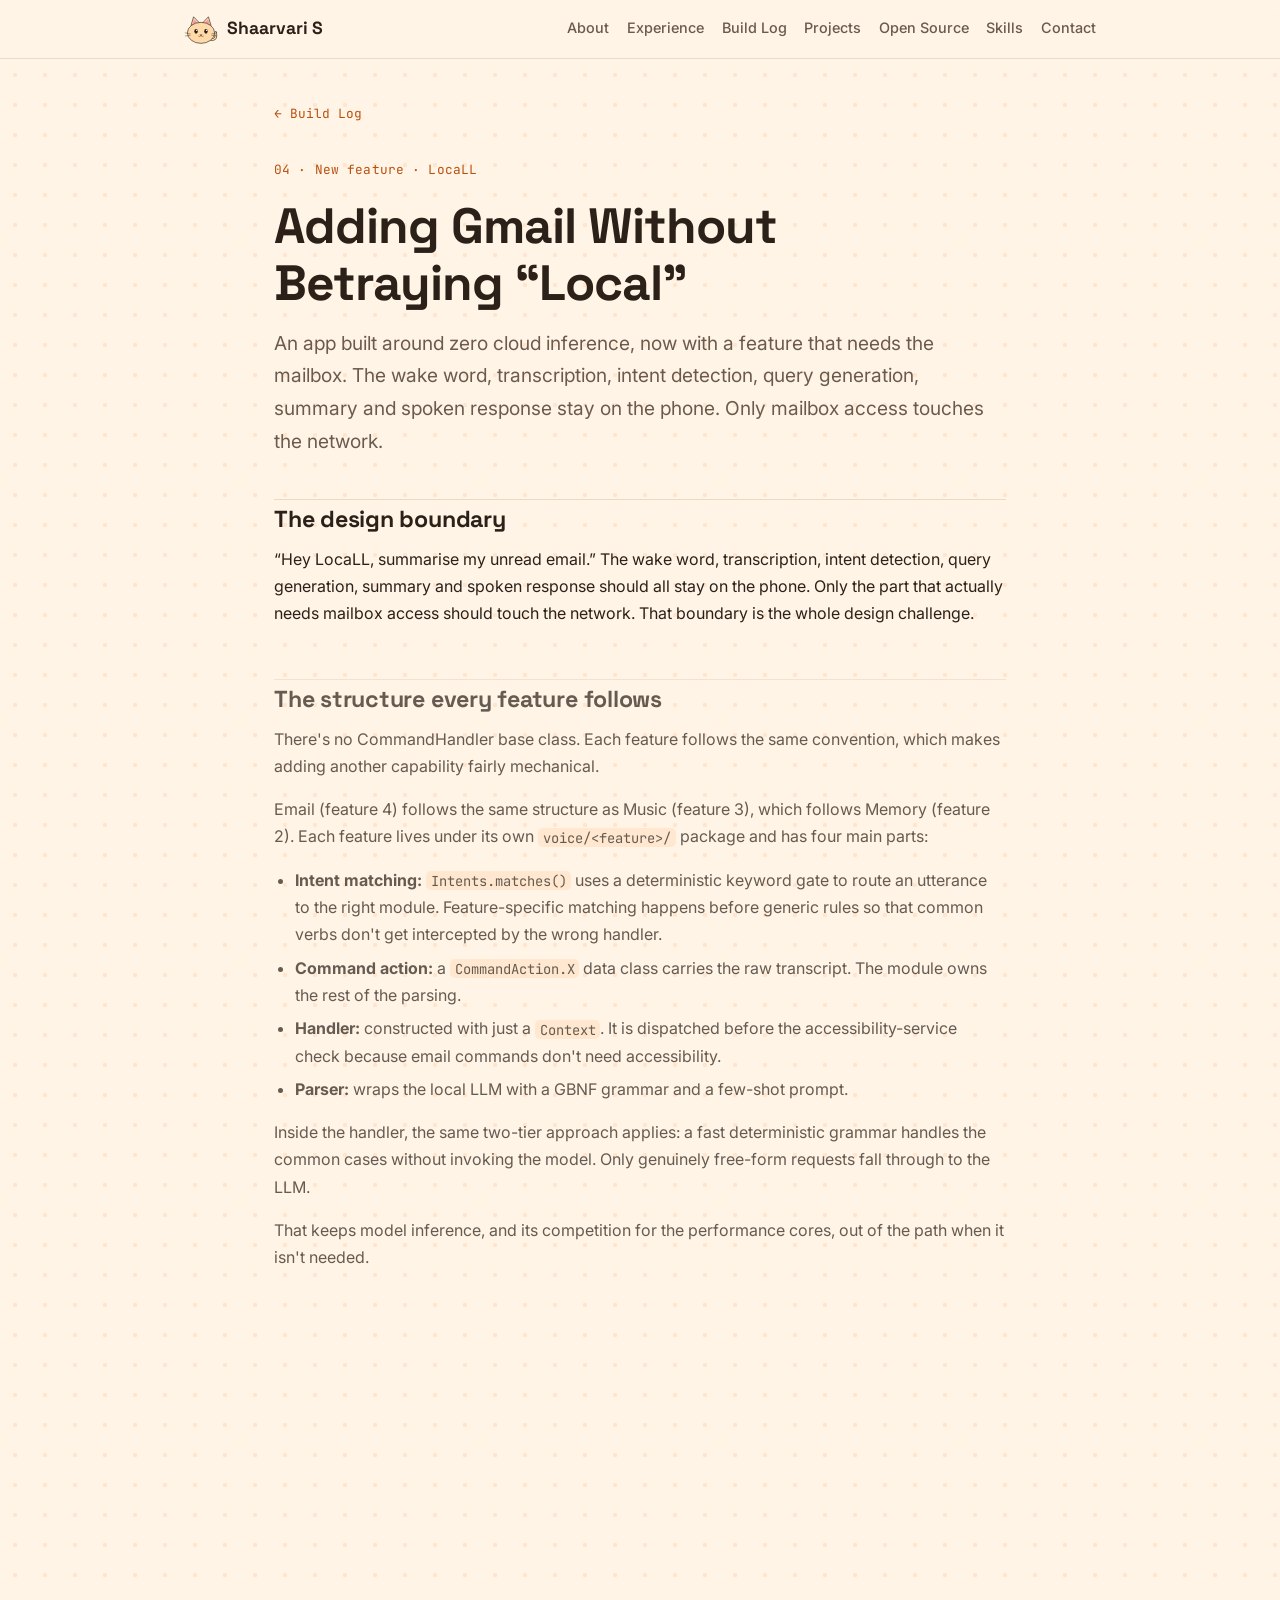
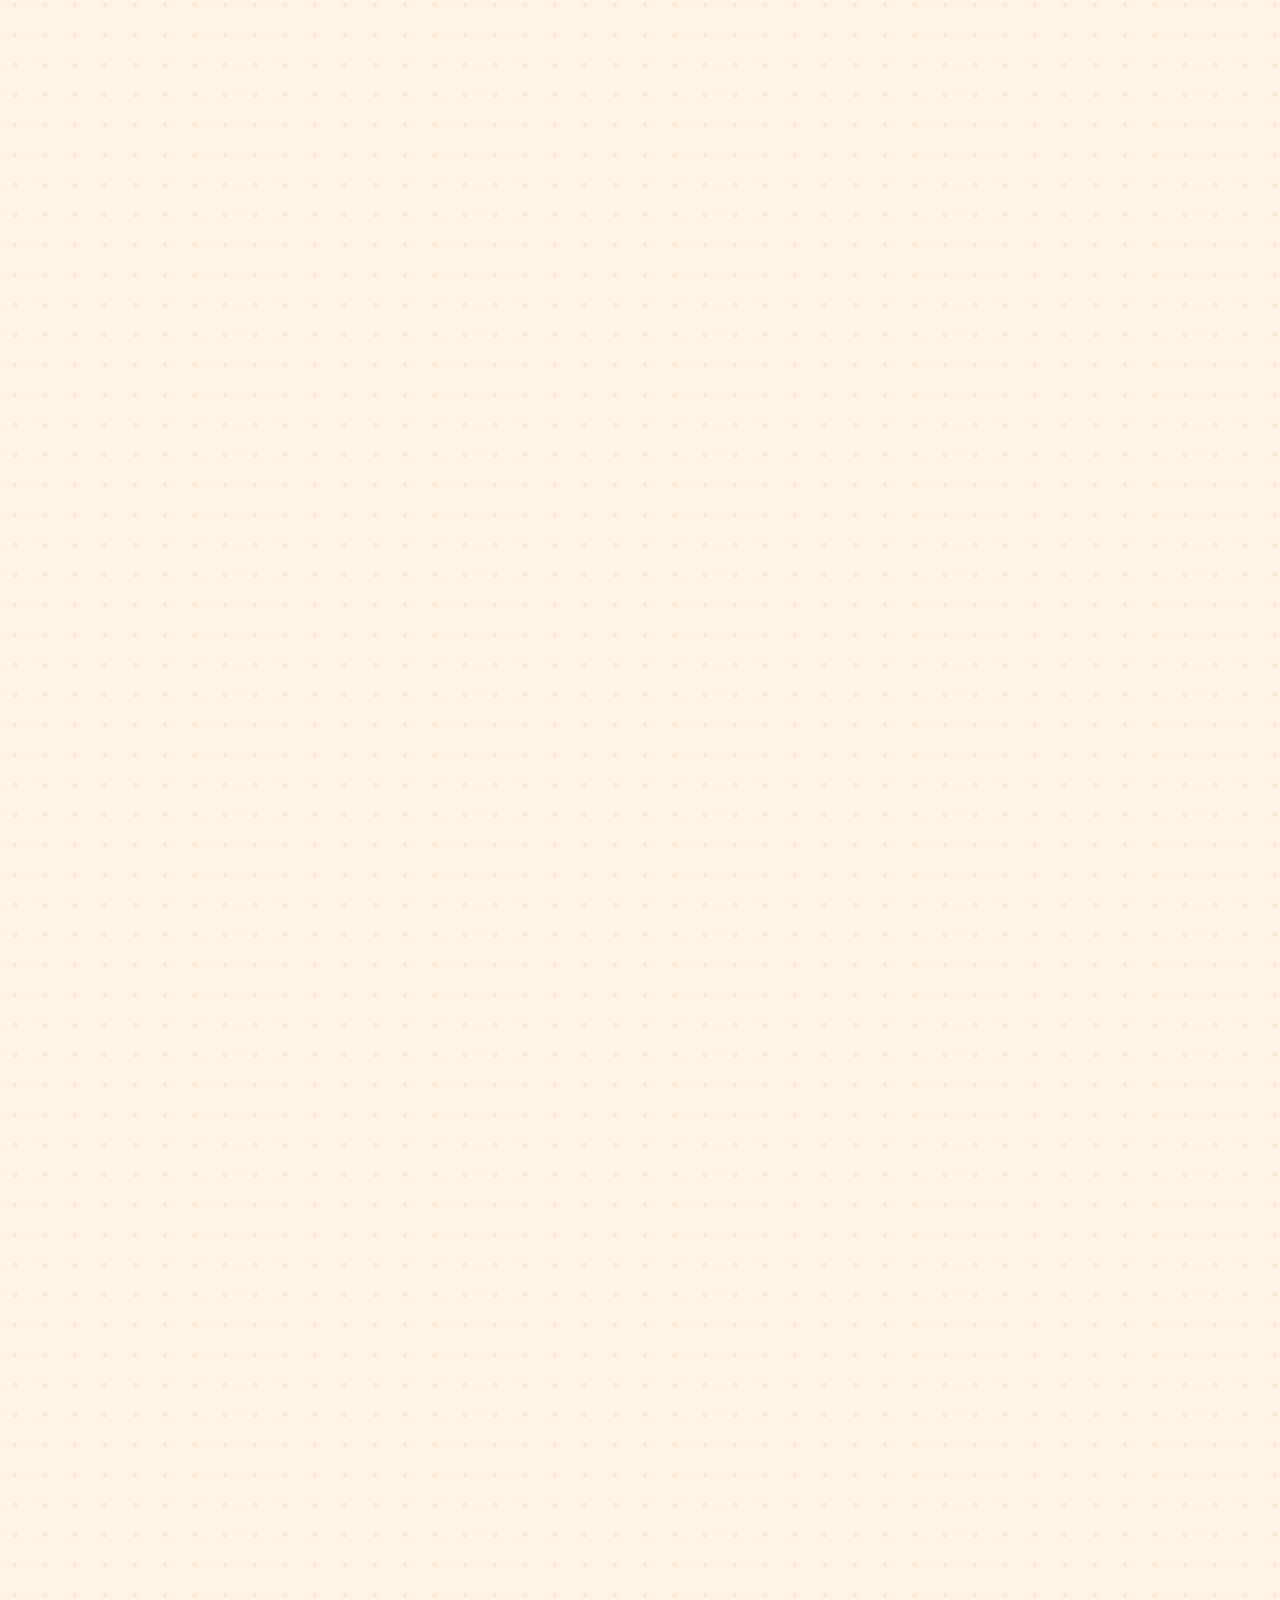
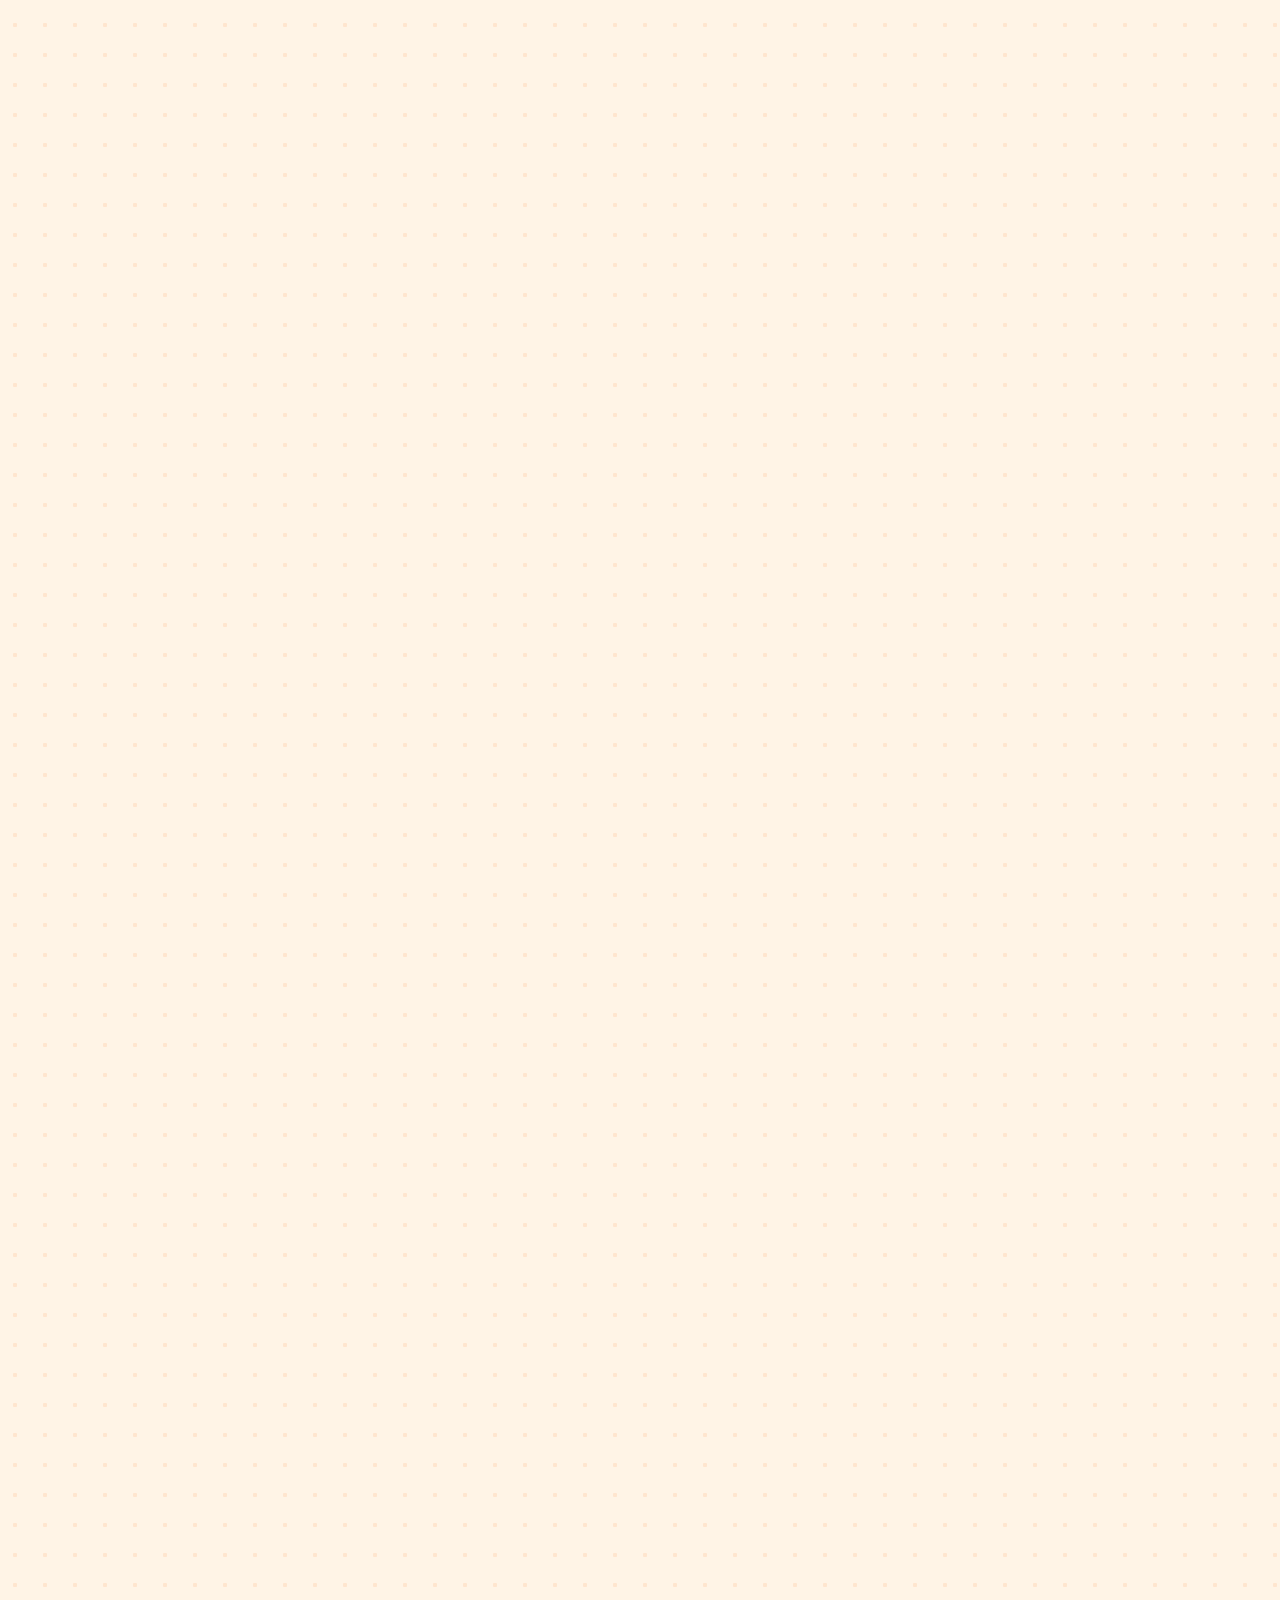
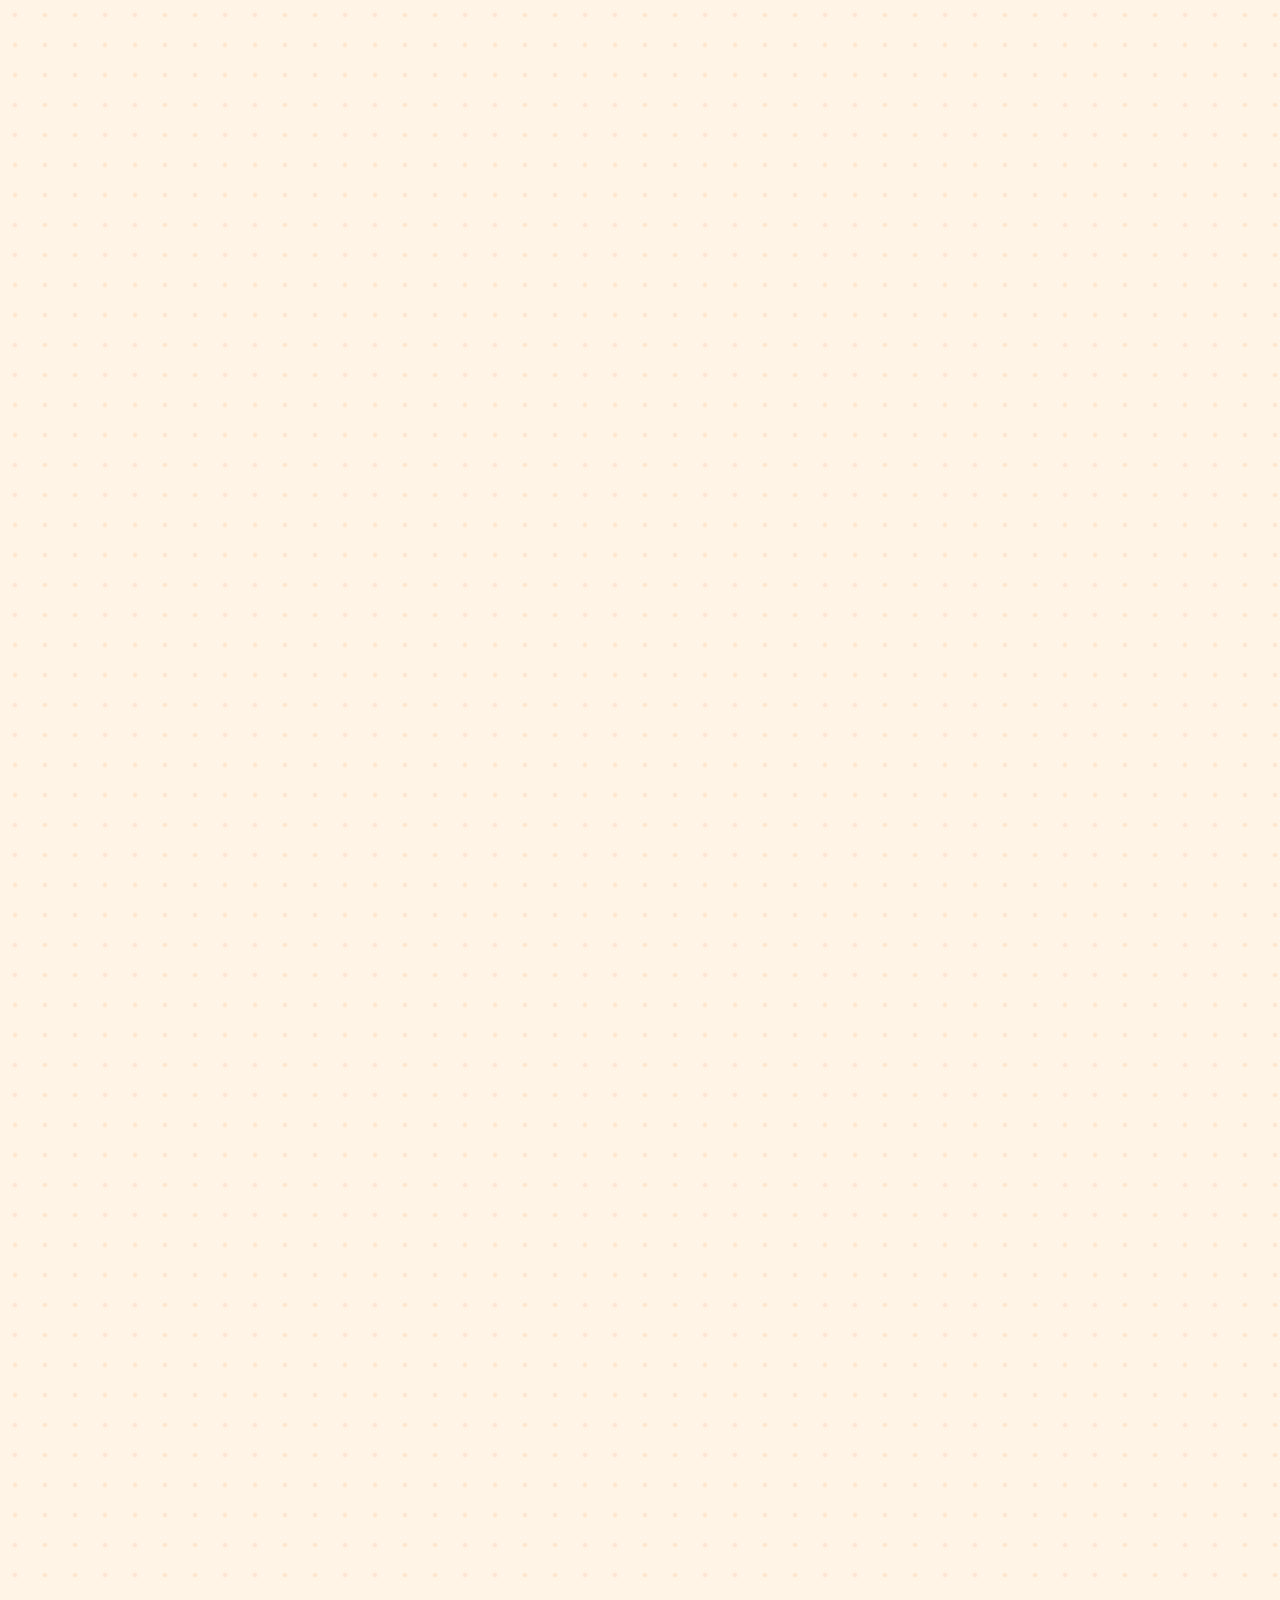
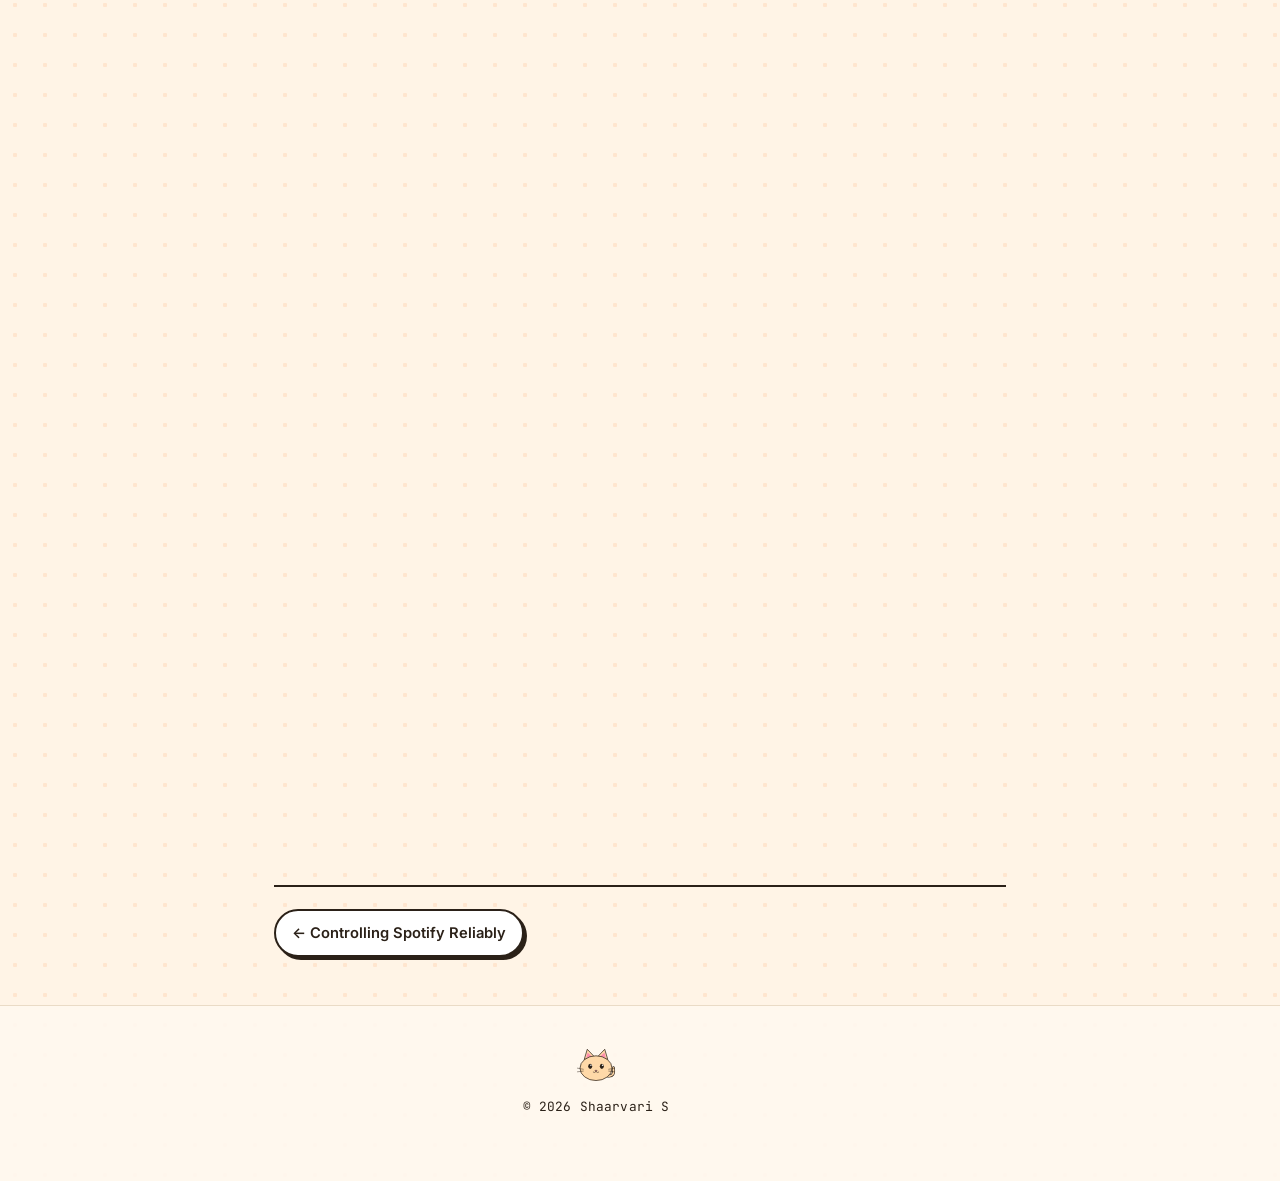
<file: log-04-gmail.html>
<!DOCTYPE html>
<html lang="en">
<head>
<meta charset="utf-8">
<meta name="viewport" content="width=device-width, initial-scale=1">
<meta name="description" content="Only the mailbox crosses the network: local intent parsing, header-only summaries and reversible deletes.">
<meta name="theme-color" content="#FFF4E6">
<link rel="icon" href="data:image/svg+xml,%3Csvg xmlns=%27http://www.w3.org/2000/svg%27 viewBox=%270 0 100 100%27%3E%3Ctext y=%27.9em%27 font-size=%2790%27%3E%F0%9F%90%B1%3C/text%3E%3C/svg%3E">
<title>Adding Gmail without breaking the on-device guarantee · Shaarvari S</title>
<script>document.documentElement.classList.add("js");</script>
<link rel="preconnect" href="https://fonts.googleapis.com">
<link rel="preconnect" href="https://fonts.gstatic.com" crossorigin>
<link href="https://fonts.googleapis.com/css2?family=Space+Grotesk:wght@500;600;700&family=Inter:wght@400;500;600;700&family=JetBrains+Mono:wght@400;500&display=swap" rel="stylesheet">
<link rel="stylesheet" href="styles.css">

<style>
/* Keep the existing design; correct only the article body weight. */
.post .block p,
.post .block li {
  font-weight: 400;
}
</style>
</head>

<body data-page="log">

<header class="top">
  <div class="bar">
    <a class="brand" href="index.html">
      <svg class="cat mascot-head" viewBox="0 0 220 200" aria-hidden="true" focusable="false">
        <g class="tail" fill="none" stroke-linecap="round">
          <path d="M175 165 Q215 170 205 120" stroke="#2B2118" stroke-width="16"/>
          <path d="M175 165 Q215 170 205 120" style="stroke:var(--cat)" stroke-width="9"/>
        </g>
        <polygon points="45,75 62,18 100,58" style="fill:var(--cat)" stroke="#2B2118" stroke-width="4" stroke-linejoin="round"/>
        <polygon points="175,75 158,18 120,58" style="fill:var(--cat)" stroke="#2B2118" stroke-width="4" stroke-linejoin="round"/>
        <polygon points="55,67 64,36 88,58" style="fill:var(--pink)"/>
        <polygon points="165,67 156,36 132,58" style="fill:var(--pink)"/>
        <ellipse cx="110" cy="122" rx="88" ry="68" style="fill:var(--cat)" stroke="#2B2118" stroke-width="4"/>
        <g class="eyes">
          <ellipse cx="78" cy="112" rx="11" ry="15" fill="#2B2118"/>
          <ellipse cx="142" cy="112" rx="11" ry="15" fill="#2B2118"/>
          <circle cx="82" cy="106" r="4" fill="#fff"/>
          <circle cx="146" cy="106" r="4" fill="#fff"/>
        </g>
        <path d="M104 134 h12 l-6 7z" style="fill:var(--pink)" stroke="#2B2118" stroke-width="2.5" stroke-linejoin="round"/>
        <path d="M110 141 q-7 9 -15 3 M110 141 q7 9 15 3" fill="none" stroke="#2B2118" stroke-width="3" stroke-linecap="round"/>
        <g stroke="#2B2118" stroke-width="2.5" stroke-linecap="round">
          <line x1="40" y1="128" x2="8" y2="122"/>
          <line x1="40" y1="138" x2="8" y2="142"/>
          <line x1="180" y1="128" x2="212" y2="122"/>
          <line x1="180" y1="138" x2="212" y2="142"/>
        </g>
      </svg>
      <span>Shaarvari S</span>
    </a>

    <nav aria-label="Main">
      <a href="index.html#about">About</a>
      <a href="index.html#experience">Experience</a>
      <a href="index.html#log">Build Log</a>
      <a href="index.html#projects">Projects</a>
      <a href="index.html#open-source">Open Source</a>
      <a href="index.html#skills">Skills</a>
      <a href="index.html#contact">Contact</a>
    </nav>
  </div>
</header>

<main>
<article class="post">

<a class="crumb" href="index.html#log">&larr; Build Log</a>

<header class="post-head" data-reveal>
  <p class="meta mono">04 &middot; New feature &middot; LocaLL</p>
  <h1>Adding Gmail Without Betraying “Local”</h1>
  <p class="lede">
    An app built around zero cloud inference, now with a feature that needs the mailbox.
    The wake word, transcription, intent detection, query generation, summary and spoken
    response stay on the phone. Only mailbox access touches the network.
  </p>
</header>

<section class="block" data-reveal>
  <h2>The design boundary</h2>
  <p>
    “Hey LocaLL, summarise my unread email.” The wake word, transcription, intent
    detection, query generation, summary and spoken response should all stay on the
    phone. Only the part that actually needs mailbox access should touch the network.
    That boundary is the whole design challenge.
  </p>
</section>

<section class="block" data-reveal>
  <h2>The structure every feature follows</h2>
  <p>
    There's no CommandHandler base class. Each feature follows the same convention,
    which makes adding another capability fairly mechanical.
  </p>
  <p>
    Email (feature 4) follows the same structure as Music (feature 3), which follows
    Memory (feature 2). Each feature lives under its own
    <code>voice/&lt;feature&gt;/</code> package and has four main parts:
  </p>
  <ul>
    <li><strong>Intent matching:</strong> <code>Intents.matches()</code> uses a deterministic keyword gate to route an utterance to the right module. Feature-specific matching happens before generic rules so that common verbs don't get intercepted by the wrong handler.</li>
    <li><strong>Command action:</strong> a <code>CommandAction.X</code> data class carries the raw transcript. The module owns the rest of the parsing.</li>
    <li><strong>Handler:</strong> constructed with just a <code>Context</code>. It is dispatched before the accessibility-service check because email commands don't need accessibility.</li>
    <li><strong>Parser:</strong> wraps the local LLM with a GBNF grammar and a few-shot prompt.</li>
  </ul>
  <p>
    Inside the handler, the same two-tier approach applies: a fast deterministic
    grammar handles the common cases without invoking the model. Only genuinely
    free-form requests fall through to the LLM.
  </p>
  <p>
    That keeps model inference, and its competition for the performance cores,
    out of the path when it isn't needed.
  </p>
</section>

<section class="block" data-reveal>
  <h2>Where the model earns its keep</h2>
  <p>“Archive everything from last week.”</p>
  <p>“Delete emails older than a month.”</p>
  <p>
    A keyword grammar can recognise an action, but it can't reliably turn those
    requests into a Gmail search query. That's where the local model helps: it
    generates the Gmail search string, entirely offline.
  </p>
  <p><code>EmailIntentParser.kt</code> uses a GBNF-constrained prompt to produce structured output:</p>
  <pre><code>{
  "action": "delete",
  "query": "older_than:30d"
}</code></pre>
  <p>
    The grammar guarantees the JSON shape. The few-shot prompt teaches the model
    the intended semantics, including Gmail's search syntax. That's the part of
    the email workflow where the LLM earns its keep: translating a natural-language
    request into a mailbox query.
  </p>
  <p>
    Summarisation is local too. The summariser reuses the same model, this time
    with an empty grammar so it can generate free text. Its prompt asks for two
    to four sentences in plain, spoken English.
  </p>
  <p>
    It receives only header metadata: sender, subject, and snippet. Full message
    bodies are not sent to the summariser. A body is fetched only when a command
    explicitly asks to read a particular email aloud.
  </p>
</section>

<section class="block" data-reveal>
  <h2>Drawing the network boundary</h2>
  <p>
    The flow is deliberately narrow:
  </p>
  <p>
    <strong>On-device:</strong> intent detection → query generation → Gmail request
    → local summarisation → Piper TTS.
  </p>
  <p>
    The Gmail request is the only part that needs the network. Everything involving
    AI stays on-device.
  </p>
  <p>
    I kept the integration lightweight. Gmail is called using raw
    <code>HttpURLConnection</code> and <code>org.json</code>, rather than
    introducing a full HTTP or JSON SDK.
  </p>
  <p>
    The only new dependency is <code>play-services-auth</code>, used to obtain
    OAuth tokens through the current Identity Authorization API.
  </p>
  <p>
    The first consent flow has to be launched from an Activity. Once access has
    been granted, the always-on voice service can retrieve tokens silently.
    Tokens are cached for roughly 50 minutes against their one-hour lifetime.
  </p>
  <p>
    The important distinction is that authentication and mailbox access are
    network operations, but they don't move the AI processing off the device.
  </p>
</section>

<section class="block" data-reveal>
  <h2>Making “delete” safe to say out loud</h2>
  <p>
    Voice commands, destructive operations, and a 1B model are a combination
    that needs more than a good prompt. The safeguards are layered, and they
    fail closed.
  </p>
  <ul>
    <li>
      <strong>Scope is mandatory.</strong> Archive and delete requests without
      a search query return Unknown. A vague request must never turn into an
      operation on the entire mailbox.
    </li>
    <li>
      <strong>Confirm using the actual count.</strong> Before a state-changing
      operation, the app counts the matching messages and asks for confirmation:
      “Move 23 emails to Trash?” It never silently performs a mass action.
      Silence is not consent.
    </li>
    <li>
      <strong>Delete means Trash.</strong> The OAuth scope is
      <code>gmail.modify</code>. It allows messages to be moved to Trash, where
      they remain recoverable for 30 days, but does not grant permanent-delete access.
      The safer interpretation of a spoken command wins.
    </li>
    <li>
      <strong>Operations are bounded.</strong> Even requests such as “clear
      everything” have a maximum operation limit. If the result is truncated,
      the app logs that fact rather than silently pretending it processed everything.
    </li>
  </ul>
  <p>
    The principle is simple: a model-generated query should never be enough,
    by itself, to authorise a destructive action.
  </p>
</section>

<section class="block" data-reveal>
  <h2>The problem the original design didn't foresee: the mailbox isn't always reachable</h2>
  <p>
    The first version treated Gmail as something the app had to reach over the
    network for every command. That works until you ask “How many unread emails
    do I have?” on the subway.
  </p>
  <p>
    It also meant fetching the same message headers repeatedly, even when the
    app had already seen them.
  </p>
  <p>
    The fix was a read-through cache: <code>EmailRepository</code> backed by
    a small Room database.
  </p>
  <p>
    The privacy boundary didn't change. The cache stores headers and, lazily,
    the body of a message explicitly opened by the user. It simply avoids
    fetching the same data again.
  </p>
  <p>The repository follows three paths:</p>
  <pre><code>metadata(id) → cache hit? serve it : fetch, cache, serve
body(id) → fetch once, cache it → null until the first read
listMessages(query) → fetch from Gmail → on IOException, serve cached
Slice(scope)</code></pre>
  <p>
    The tricky part was deciding what to serve when a live Gmail query fails.
    An arbitrary Gmail search query can't simply be replayed against a local
    Room table.
  </p>
  <p>
    Instead, each command declares a <code>CacheScope</code>:
    <code>RECENT_INBOX</code>, <code>UNREAD_INBOX</code>, or
    <code>IMPORTANT_UNREAD</code>. These are predefined slices that the local
    database can answer without needing to reproduce Gmail's search engine.
  </p>
  <p>
    So “Summarise my unread” can degrade to the unread messages known at the
    last sync. But the app says so explicitly:
  </p>
  <blockquote>“You're offline, so this is from your last sync.”</blockquote>
  <p>
    Degraded results are useful. Silently presenting stale results as current is not.
  </p>
</section>

<section class="block" data-reveal>
  <h2>Keeping the cache honest: sync in, write-through out</h2>
  <p>
    A cache that only fills on reads becomes stale as soon as something changes,
    whether that change happens on the server or inside the app. Two mechanisms
    keep it up to date.
  </p>
  <p>
    <strong>Incremental sync: changes from Gmail.</strong>
    <code>refresh()</code> uses Gmail's <code>users.history.list</code> endpoint
    with the last stored <code>historyId</code>. Instead of downloading the
    mailbox again, it retrieves changes since that checkpoint: messages added
    or deleted, labels moved, and other mailbox updates.
  </p>
  <p>
    Refresh runs on a best-effort basis before commands. It is wrapped so that
    a sync failure doesn't make an otherwise usable command fail.
  </p>
  <p>
    The first run is deliberately different. It records a baseline
    <code>historyId</code> and returns. The cache starts empty and read-through
    populates it as needed.
  </p>
  <p>
    <strong>Write-through: changes made by LocaLL.</strong>
    When the app archives or trashes a message, Gmail is the source of truth.
    But the local cache also needs to reflect the successful operation immediately.
  </p>
  <p>
    Otherwise, the next “Summarise my inbox” could still include a message
    that was just archived.
  </p>
  <p>So successful mutations are mirrored locally:</p>
  <ul>
    <li><code>onArchived</code> removes the INBOX label.</li>
    <li><code>onTrashed</code> removes the message row.</li>
  </ul>
  <p>
    The cache reflects the user's action immediately, rather than waiting
    for the next sync.
  </p>
</section>

<section class="block" data-reveal>
  <h2>The sync edge case: the checkpoint expires</h2>
  <p>
    Gmail only retains history for a bounded period. If the app stays unused
    for long enough, its stored <code>historyId</code> can point to a record
    Gmail has already removed. The API responds with a 404.
  </p>
  <p>
    Replaying an incomplete delta on top of old cached data would be dangerous.
    The cache could quietly drift away from the actual mailbox.
  </p>
  <p>
    <code>GmailApi.history</code> represents this explicitly as
    <code>HistoryPage(tooOld = true)</code> rather than treating it as an empty page.
  </p>
  <p>
    The repository then does the safe thing: clear the cached state, establish
    a new baseline, and let read-through populate it again.
  </p>
  <pre><code>refresh():
  no previous state → record baseline and return
  page.tooOld → clearAll() → establish a new baseline
  otherwise → apply history events
           → prune old metadata
           → advance checkpoint</code></pre>
  <p>
    Correct-but-empty is better than fast-but-lying.
  </p>
  <p>
    Cache size is bounded too. <code>pruneMetadataOlderThan</code> removes
    metadata-only rows older than seven days, but preserves rows whose message
    bodies have been fetched. Those are messages the user has actually chosen to read.
  </p>
</section>

<section class="block" data-reveal>
  <h2>Reading one email aloud without reading the junk aloud</h2>
  <p>“Read my newest email.”</p>
  <p>“Find the email about the offsite.”</p>
  <p>
    Both eventually lead to the same operation: fetching a message body and
    sending its text to TTS.
  </p>
  <p>
    Raw Gmail bodies are not particularly friendly to a spoken interface.
    They can contain quoted reply chains, Outlook headers, quote lines,
    signatures, “Sent from my iPhone”, and, for HTML-only messages,
    a wall of markup.
  </p>
  <p>
    Before anything reaches Piper, <code>plainText</code> cleans the content:
  </p>
  <ul>
    <li>Walk the MIME tree, preferring <code>text/plain</code>.</li>
    <li>If necessary, fall back to HTML and strip <code>&lt;style&gt;</code>, <code>&lt;script&gt;</code>, and other tags.</li>
    <li>Decode HTML entities.</li>
    <li>Stop at the first recognised reply-history or signature marker. For example, a reply header such as <code>On ... wrote:</code> or the standard <code>--</code> signature separator can mark where the original message ends and the quoted conversation or signature begins.</li>
  </ul>
  <p>
    These markers are heuristic, not a universal email-signature parser.
    Different clients format replies and signatures differently, so the goal
    is to remove common clutter without claiming every message can be perfectly segmented.
  </p>
  <p>
    The result is the message itself, not the entire conversation history
    that came with it.
  </p>
  <p>
    There's another problem with “Find the email about X”: there may be
    several matching messages. <code>pickBest</code> ranks the top candidates
    by how many topic words appear in the subject and snippet, using recency
    as the tie-breaker.
  </p>
  <p>
    It then reads the best match while acknowledging the ambiguity:
    “I found 4 possible matches; this looks like the one.”
  </p>
  <p>
    The app makes a best-effort selection without pretending that a fuzzy
    topic match is certain.
  </p>
</section>

<section class="block" data-reveal>
  <h2>Two failures that must not look the same</h2>
  <p>
    A network failure and an authentication failure can look similar at the
    socket level, but they need very different responses.
  </p>
  <p>If the network is unavailable, the app can use its cached data.</p>
  <p>
    If the OAuth token has expired or access has been revoked, serving cached
    data as if Gmail were still connected would hide the real problem.
  </p>
  <p>
    <code>GmailApi</code> throws a distinct <code>Unauthorized</code> error
    for a 401 response. Every cache-fallback path rethrows this before reaching
    the generic <code>IOException</code> handler.
  </p>
  <p>That means:</p>
  <ul>
    <li><strong>Network failure:</strong> serve the relevant cached slice and explain that it is from the last sync.</li>
    <li><strong>Authentication failure:</strong> stop the fallback, invalidate the cached OAuth token, and ask the user to reconnect.</li>
  </ul>
  <blockquote>“Gmail access expired — reconnect in LocaLL and try again.”</blockquote>
  <p>
    The same principle from the destructive-operation guardrails applies here:
    the app should never hide a failure just to make a command appear successful.
  </p>
</section>

<section class="block" data-reveal>
  <h2>What changed, and what did not</h2>
  <p>
    The feature now has an offline fallback, incremental sync, local mutation
    tracking and explicit handling for expired history checkpoints and revoked
    access. None of that moved AI off the phone.
  </p>
  <ul>
    <li>Zero AI tokens leave the device.</li>
    <li><code>gmail.modify</code> allows Trash rather than permanent deletion.</li>
    <li>Headers go to the summariser, while full bodies are fetched only when explicitly read.</li>
    <li>Email bodies and metadata are cached locally.</li>
    <li>The only new dependency is <code>play-services-auth</code>, for token acquisition.</li>
  </ul>
  <div class="takeaway">
    <strong>Takeaway</strong>
    <p>
      The hard part was never just connecting Gmail. It was deciding exactly
      what the app needs from the network, what it can keep locally, and what
      it must never pretend to know.
    </p>
  </div>
</section>

<nav class="pager" aria-label="Build log pagination">
  <a href="log-03-spotify.html">&larr; Controlling Spotify Reliably</a>
  <span></span>
</nav>

</article>
</main>

<footer>
  <div class="wrap foot">
    <svg class="cat mascot-foot" viewBox="0 0 220 200" aria-hidden="true" focusable="false">
      <g class="tail" fill="none" stroke-linecap="round">
        <path d="M175 165 Q215 170 205 120" stroke="#2B2118" stroke-width="16"/>
        <path d="M175 165 Q215 170 205 120" style="stroke:var(--cat)" stroke-width="9"/>
      </g>
      <polygon points="45,75 62,18 100,58" style="fill:var(--cat)" stroke="#2B2118" stroke-width="4" stroke-linejoin="round"/>
      <polygon points="175,75 158,18 120,58" style="fill:var(--cat)" stroke="#2B2118" stroke-width="4" stroke-linejoin="round"/>
      <polygon points="55,67 64,36 88,58" style="fill:var(--pink)"/>
      <polygon points="165,67 156,36 132,58" style="fill:var(--pink)"/>
      <ellipse cx="110" cy="122" rx="88" ry="68" style="fill:var(--cat)" stroke="#2B2118" stroke-width="4"/>
      <g class="eyes">
        <ellipse cx="78" cy="112" rx="11" ry="15" fill="#2B2118"/>
        <ellipse cx="142" cy="112" rx="11" ry="15" fill="#2B2118"/>
        <circle cx="82" cy="106" r="4" fill="#fff"/>
        <circle cx="146" cy="106" r="4" fill="#fff"/>
      </g>
      <path d="M104 134 h12 l-6 7z" style="fill:var(--pink)" stroke="#2B2118" stroke-width="2.5" stroke-linejoin="round"/>
      <path d="M110 141 q-7 9 -15 3 M110 141 q7 9 15 3" fill="none" stroke="#2B2118" stroke-width="3" stroke-linecap="round"/>
      <g stroke="#2B2118" stroke-width="2.5" stroke-linecap="round">
        <line x1="40" y1="128" x2="8" y2="122"/>
        <line x1="40" y1="138" x2="8" y2="142"/>
        <line x1="180" y1="128" x2="212" y2="122"/>
        <line x1="180" y1="138" x2="212" y2="142"/>
      </g>
    </svg>
    <p class="mono">&copy; <span class="yr"></span> Shaarvari S</p>
  </div>
</footer>

<script>
(function(){
  var header = document.querySelector('header.top');
  var reduce = window.matchMedia('(prefers-reduced-motion: reduce)').matches;

  function clamp(x){
    return Math.max(0, Math.min(1, x));
  }

  // Content: each block rises in as it enters from the bottom.
  var blocks = [].slice.call(document.querySelectorAll('[data-reveal]'));

  function drawBlocks(){
    var vh = window.innerHeight;

    blocks.forEach(function(el){
      if(reduce){
        el.style.opacity = 1;
        el.style.transform = 'none';
        return;
      }

      var r = el.getBoundingClientRect();
      var o = clamp((vh - r.top) / (vh * 0.3));

      el.style.opacity = o;
      el.style.transform = 'translateY(' + ((1 - o) * 36) + 'px)';
    });
  }

  var running = false;

  function frame(){
    drawBlocks();
    running = false;
  }

  function kick(){
    header.classList.toggle('scrolled', window.scrollY > 8);

    if(!running){
      running = true;
      requestAnimationFrame(frame);
    }
  }

  window.addEventListener('scroll', kick, {passive:true});
  window.addEventListener('resize', kick);
  kick();

  var yr = document.querySelector('.yr');
  if(yr) yr.textContent = new Date().getFullYear();
})();
</script>

</body>
</html>
</file>
<file: styles.css>
:root{
  --bg:#FFF4E6; --paper:#FFFFFF; --ink:#2B2118; --muted:#6B5B4E;
  --accent:#FF8A3D; --accent-text:#B8500F; --accent-soft:#FFE3C7;
  --cat:#FFD9A8; --pink:#FF8FAE; --line:#EADBC6;
  --display:"Space Grotesk",system-ui,sans-serif;
  --body:"Inter",system-ui,sans-serif;
  --mono:"JetBrains Mono",ui-monospace,Menlo,Consolas,monospace;
}
*{box-sizing:border-box;margin:0}
html{scroll-behavior:smooth;scroll-padding-top:5rem}
body{
  background:var(--bg);
  background-image:radial-gradient(circle,rgba(255,138,61,.14) 2px,transparent 2.5px);
  background-size:30px 30px;
  color:var(--ink);font:400 1rem/1.7 var(--body);
  min-height:100vh;
}
h1,h2,h3,h4{font-family:var(--display);line-height:1.15;letter-spacing:-.01em}
p{margin-bottom:1rem}
a{color:inherit}
a:focus-visible{outline:2px solid var(--accent);outline-offset:3px;border-radius:4px}
.mono{font-family:var(--mono);font-size:.8rem;letter-spacing:.01em}
.wrap{max-width:960px;margin:0 auto;padding:0 1.5rem}
@media (min-width:901px){.wrap{padding-right:7rem}}

/* Cat mascot: shared animation */
.cat{display:block;overflow:visible;height:auto}
.cat .eyes{transform-box:fill-box;transform-origin:center;animation:blink 5s infinite}
.cat .tail{transform-box:fill-box;transform-origin:left bottom;animation:wag 2.6s ease-in-out infinite}
@keyframes blink{0%,94%,100%{transform:scaleY(1)}96%{transform:scaleY(.1)}}
@keyframes wag{0%,100%{transform:rotate(-6deg)}50%{transform:rotate(8deg)}}
.mascot-head{width:34px}
.mascot-hero{width:150px}
.mascot-foot{width:40px;margin:0 auto .8rem}
.mini{width:30px}
.peek{display:inline-flex;align-items:center;margin-left:.3rem}

/* Header */
header.top{position:sticky;top:0;z-index:40;background:color-mix(in srgb,var(--bg) 88%,transparent);-webkit-backdrop-filter:blur(12px);backdrop-filter:blur(12px);border-bottom:1px solid var(--line);transition:box-shadow .3s}
header.top.scrolled{box-shadow:0 8px 24px -18px rgba(43,33,24,.45)}
header .bar{max-width:960px;margin:0 auto;padding:.8rem 1.5rem;display:flex;align-items:center;justify-content:space-between;gap:1rem;flex-wrap:wrap}
.brand{display:flex;align-items:center;gap:.55rem;text-decoration:none;font-family:var(--display);font-weight:700;font-size:1.1rem}
header nav{display:flex;gap:1.1rem;flex-wrap:wrap;font-size:.9rem;font-weight:500}
header nav a{text-decoration:none;color:var(--muted);padding:.2rem 0;border-bottom:2px solid transparent;transition:color .2s,border-color .2s}
header nav a:hover,header nav a.active{color:var(--accent-text);border-bottom-color:var(--accent)}

/* Hero */
.hero{max-width:960px;margin:0 auto;display:flex;align-items:center;justify-content:space-between;gap:2rem;padding:4.5rem 1.5rem 3.5rem}
.hero h1{font-weight:700;font-size:clamp(2.6rem,6.5vw,4.4rem);letter-spacing:-.025em;line-height:1.02}
.hero h1 span{color:var(--accent-text)}
.btns{display:flex;gap:.8rem;margin-top:2rem;flex-wrap:wrap}
.btn{padding:.7rem 1.3rem;border-radius:999px;text-decoration:none;font-weight:600;border:2px solid var(--ink);box-shadow:3px 3px 0 var(--ink);transition:transform .15s,box-shadow .15s}
.btn.primary{background:var(--accent)}
.btn:not(.primary){background:var(--paper)}
.btn:hover{transform:translate(-1px,-1px);box-shadow:4px 4px 0 var(--ink)}
@media (max-width:720px){.hero{flex-direction:column-reverse;align-items:flex-start}.mascot-hero{width:110px}}

/* Sections */
section{padding:4rem 0;border-top:1px solid var(--line);scroll-margin-top:5rem}
section h2{font-weight:700;font-size:clamp(1.8rem,3.4vw,2.3rem);margin-bottom:2rem;display:flex;align-items:center;flex-wrap:wrap;gap:.2rem}
.about p{max-width:42rem;font-size:1.1rem}

/* Experience */
.job{display:grid;grid-template-columns:minmax(120px,190px) 1fr;gap:1rem 2rem;padding:1.6rem 1.5rem;margin-bottom:1.2rem;background:var(--paper);border:2px solid var(--ink);border-radius:20px;box-shadow:5px 5px 0 var(--ink)}
.job .when{color:var(--muted);font-size:.8rem;padding-top:.4rem}
.job h3{font-size:1.45rem;font-weight:700;margin-bottom:.15rem}
.job .role{color:var(--accent-text);font-weight:600;margin-bottom:.6rem}
.job ul{padding-left:1.1rem}
.job li{margin-bottom:.4rem}
@media (max-width:620px){.job{grid-template-columns:1fr}}

/* Projects, open source */
.project{display:grid;gap:.5rem;padding:1.6rem 1.7rem;margin-bottom:1.25rem;background:var(--paper);border:2px solid var(--ink);border-radius:20px;box-shadow:5px 5px 0 var(--ink)}
.project h3{font-size:1.55rem;font-weight:700}
.project p{max-width:42rem;margin:0}
.tags{font-family:var(--mono);font-size:.78rem;color:var(--accent-text)}
.links{display:flex;gap:1.2rem;flex-wrap:wrap;font-weight:600}
.links a{color:var(--accent-text)}

/* Skills */
.skills{display:grid;gap:1.2rem;grid-template-columns:repeat(auto-fit,minmax(220px,1fr))}
.skills > div{background:var(--paper);border:2px solid var(--ink);border-radius:20px;padding:1.3rem 1.4rem;box-shadow:5px 5px 0 var(--ink)}
.skills h3{font-size:1.1rem;font-weight:700;margin-bottom:.6rem;color:var(--accent-text)}
.skills ul{list-style:none;padding:0}
.skills li{padding:.25rem 0}
.skills li::before{content:"";display:inline-block;width:7px;height:7px;border-radius:50%;background:var(--accent);margin-right:.6rem;vertical-align:middle}

/* Build log list (home) */
.log .intro{color:var(--muted);max-width:42rem;margin:-1rem 0 1.6rem}
.log-list{border-top:2px solid var(--ink)}
.log-item{display:grid;grid-template-columns:170px 1fr 28px;gap:1rem;align-items:center;padding:1.4rem .4rem;border-bottom:1px solid var(--line);text-decoration:none;transition:background .2s,padding .2s}
.log-item:hover,.log-item:focus-visible{background:var(--accent-soft);padding-left:1rem}
.log-item .num{color:var(--accent-text)}
.log-item h3{font-size:1.35rem;font-weight:600}
.log-item p{color:var(--muted);font-size:.95rem;margin:.2rem 0 0}
.log-item .arrow{font-size:1.3rem;transition:transform .2s}
.log-item:hover .arrow{transform:translateX(4px)}
@media (max-width:640px){.log-item{grid-template-columns:1fr 24px}.log-item .num{grid-column:1/-1}}

/* Contact */
.contact p{max-width:42rem}
.contact a.big{font-family:var(--display);font-size:clamp(1.4rem,3.6vw,2rem);font-weight:700;color:var(--accent-text);text-decoration:none;border-bottom:2px solid var(--accent)}
.contact .links{margin-top:1.2rem}

footer{padding:2.5rem 0 3rem;text-align:center;border-top:1px solid var(--line);margin-top:2rem}

/* ---------- Sisyphus: cat pushing the boulder ---------- */
.sisy{position:fixed;right:8px;top:14vh;height:72vh;width:104px;pointer-events:none;z-index:35}
.sisy .hill{position:absolute;inset:0;width:100%;height:100%;overflow:visible}
.sisy .hill path{fill:none;stroke:var(--ink);stroke-width:2;stroke-dasharray:3 7;opacity:.35}
.push{position:absolute;left:0;top:0;display:flex;align-items:flex-end;will-change:transform}
.push-cat{width:56px;margin-right:-6px}
.boulder{
  width:42px;height:42px;border-radius:46% 54% 50% 50%/52% 46% 54% 48%;
  background:
    radial-gradient(circle at 32% 30%,#C9CDD4 0 10%,transparent 11%),
    radial-gradient(circle at 70% 65%,#3B4049 0 14%,transparent 15%),
    radial-gradient(circle at 36% 70%,#4A4F58 0 9%,transparent 10%),
    radial-gradient(circle at 40% 40%,#9AA0A9,#5A5F68 70%,#3C4048);
  box-shadow:inset -6px -8px 12px rgba(0,0,0,.35),0 8px 14px -8px rgba(43,33,24,.7);
  transform-origin:center;
}
.summit{position:absolute;top:-24px;right:0;font-size:.7rem;color:var(--accent-text);opacity:0;transition:opacity .4s;white-space:nowrap}
.sisy.at-top .summit{opacity:1}
/* Horizontal track on small screens */
.sisy.horiz{top:auto;bottom:12px;left:14px;right:14px;width:auto;height:76px}
.sisy.horiz .hill{display:none}
.sisy.horiz::before{content:"";position:absolute;left:0;right:0;bottom:4px;height:2px;background:var(--ink);opacity:.25}
.sisy.horiz .push{top:auto;bottom:0;left:0}
.sisy.horiz .summit{top:-22px;right:auto;left:auto;right:0}
@media (max-width:900px){body{padding-bottom:90px}}
@media (min-width:901px){.sisy{display:block}}

/* Reveal: content appears as the boulder climbs */
.js [data-reveal]{opacity:0;will-change:opacity,transform}


/* ---------- Build log pages ---------- */
.post{max-width:780px;margin:0 auto;padding:2.5rem 1.5rem 1rem}
.crumb{font-family:var(--mono);font-size:.8rem;color:var(--accent-text);text-decoration:none}
.crumb:hover{text-decoration:underline}
.post-head{margin-top:2rem}
.post-head .meta{color:var(--accent-text)}
.post h1{font-size:clamp(2.1rem,5vw,3.1rem);font-weight:700;letter-spacing:-.02em;margin:.6rem 0 1rem}
.lede{font-size:1.2rem;color:var(--muted);margin-bottom:1.6rem}
.post .block{padding:0;border-top:none}
.post h2{font-size:1.45rem;margin:2.6rem 0 .8rem;padding-top:.4rem;border-top:1px solid var(--line)}
.post ul,.post ol{padding-left:1.3rem;margin-bottom:1rem}
.post li{margin-bottom:.4rem}
.post pre{background:var(--ink);color:var(--bg);padding:1.1rem 1.25rem;border-radius:14px;overflow-x:auto;font-family:var(--mono);font-size:.83rem;line-height:1.6;margin:1.2rem 0;border:2px solid var(--ink);box-shadow:4px 4px 0 var(--accent)}
.post code{font-family:var(--mono);font-size:.86em;background:var(--accent-soft);padding:.05rem .3rem;border-radius:5px}
.post pre code{background:none;padding:0;color:inherit;font-size:inherit}
.flow{display:flex;flex-wrap:wrap;align-items:center;gap:.5rem;margin:1.2rem 0 1.6rem}
.flow div{background:var(--paper);border:2px solid var(--ink);border-radius:12px;padding:.55rem .8rem;font-family:var(--mono);font-size:.76rem;text-align:center;line-height:1.4}
.flow span{font-weight:700;color:var(--accent-text)}
.table-wrap{overflow-x:auto;margin:1rem 0}
table{width:100%;border-collapse:collapse;font-size:.95rem}
th,td{text-align:left;padding:.6rem .8rem;border-bottom:1px solid var(--line)}
th{font-family:var(--mono);font-size:.76rem;font-weight:500;color:var(--muted)}
.stats{display:grid;grid-template-columns:repeat(auto-fit,minmax(160px,1fr));gap:.8rem;margin:1.8rem 0}
.stat{background:var(--paper);border:2px solid var(--ink);border-radius:16px;padding:1rem 1.1rem;box-shadow:3px 3px 0 var(--ink)}
.stat b{display:block;font-family:var(--display);font-size:1.5rem;color:var(--accent-text);line-height:1.2}
.stat span{font-family:var(--mono);font-size:.72rem;color:var(--muted);line-height:1.4;display:block;margin-top:.25rem}
.takeaway{background:var(--accent-soft);border-left:6px solid var(--accent);padding:1.1rem 1.3rem;border-radius:14px;margin:2rem 0}
.takeaway strong{display:block;font-family:var(--mono);font-size:.74rem;text-transform:uppercase;letter-spacing:.08em;color:var(--accent-text);margin-bottom:.3rem}
.takeaway p{margin:0}
.pager{display:flex;justify-content:space-between;gap:1rem;flex-wrap:wrap;border-top:2px solid var(--ink);margin-top:3rem;padding-top:1.4rem}
.pager a{text-decoration:none;font-weight:600;padding:.6rem 1rem;border:2px solid var(--ink);border-radius:999px;background:var(--paper);box-shadow:3px 3px 0 var(--ink);font-size:.92rem}
.pager a:hover{background:var(--accent-soft)}
.pager span{flex:1}

@media (prefers-reduced-motion:reduce){
  html{scroll-behavior:auto}
  .cat .eyes,.cat .tail{animation:none}
  .js [data-reveal]{opacity:1;transform:none;transition:none}
  .btn:hover,.log-item:hover .arrow{transform:none}
}

/* Sisyphus scene */
.scene-wrap{max-width:960px;margin:0 auto;padding:0 1.5rem 1rem}
.scene{border:2px solid var(--ink);border-radius:28px;box-shadow:6px 6px 0 var(--ink);overflow:hidden;background:#C8562F}
.scene svg{display:block;width:100%;height:auto;overflow:hidden}
@media (min-width:901px){.wrap.has-scene{padding-right:1.5rem}}

/* ---------- Full-screen Sisyphus stage (home page) ---------- */
.climb{position:relative;height:300vh}
.stage{position:sticky;top:0;height:100vh;overflow:hidden;background:#B9472A}
.stage-art{position:absolute;inset:0;width:100%;height:100%;display:block}
.stage-title{position:absolute;top:13vh;left:6vw;z-index:2;max-width:46vw;color:#FFF4E6}
.stage-title h1{font-size:clamp(2.6rem,6vw,5.2rem);font-weight:700;letter-spacing:-.025em;line-height:1.02;text-shadow:0 3px 0 rgba(43,33,24,.35)}
.stage-title h1 span{color:#FFD08A}
.stage-title .btns{margin-top:1.6rem}
.stage-title .btn:not(.primary){background:#FFF4E6;color:var(--ink)}
.stage-hint{position:absolute;left:6vw;bottom:5vh;z-index:2;color:#FFF4E6;font-size:.78rem;letter-spacing:.08em;text-transform:uppercase}
.stage-content{position:absolute;right:5vw;bottom:6vh;z-index:3;width:min(460px,40vw);max-height:78vh;overflow:auto;background:var(--paper);border:2px solid var(--ink);border-radius:24px;padding:2rem 2.1rem;box-shadow:8px 8px 0 var(--ink);opacity:1}
.stage-content section,.stage-content .about{padding:0;border:none}
.stage-content h2{font-size:1.8rem;margin-bottom:1rem}
.stage-content p{font-size:1.02rem;margin-bottom:.8rem}
@media (max-width:900px){
  .climb{height:260vh}
  .stage-title{top:9vh;left:6vw;right:6vw;max-width:none}
  .stage-content{left:4vw;right:4vw;width:auto;bottom:4vh;max-height:50vh;padding:1.4rem 1.4rem}
  .stage-hint{display:none}
}

/* ---------- Home: scene fixed behind, content in front ---------- */
.scene-bg{position:fixed;inset:0;z-index:0;pointer-events:none;overflow:hidden}
.scene-bg .stage-art{position:absolute;inset:0;width:100%;height:100%;display:block}
body[data-page="home"] main{position:relative;z-index:1}
.hero-top{max-width:960px;margin:0 auto;padding:16vh 1.5rem 34vh;color:#FFF4E6;position:relative}
.hero-top h1{font-size:clamp(2.8rem,7vw,5.4rem);font-weight:700;letter-spacing:-.025em;line-height:1.02;text-shadow:0 3px 0 rgba(43,33,24,.35)}
.hero-top h1 span{color:#FFD08A}
.hero-top .btns{margin-top:1.6rem}
.hero-top .btn:not(.primary){background:#FFF4E6;color:var(--ink)}
.hero-top .hint{margin-top:2rem;color:#FFF4E6;opacity:.85;letter-spacing:.08em;text-transform:uppercase;font-size:.78rem}
body[data-page="home"] .wrap section{
  background:rgba(255,249,240,.86);
  -webkit-backdrop-filter:blur(4px);backdrop-filter:blur(4px);
  border:2px solid var(--ink);border-top:2px solid var(--ink);border-radius:24px;
  box-shadow:6px 6px 0 var(--ink);
  padding:2.4rem 2.2rem;margin-bottom:2.4rem;
}
body[data-page="home"] .wrap{padding-bottom:6rem}
body[data-page="home"] .wrap section h2{margin-bottom:1.6rem}
footer{position:relative;z-index:1;background:rgba(255,249,240,.9)}

/* Home refinements: sections sit on the scene; only cards and labels are solid */
body[data-page="home"] .wrap section{background:none;border:none;box-shadow:none;backdrop-filter:none;-webkit-backdrop-filter:none;padding:0 0 1rem;margin-bottom:2.6rem}
body[data-page="home"] .wrap section h2{display:inline-flex;background:var(--paper);border:2px solid var(--ink);border-radius:16px;padding:.35rem 1rem .45rem;box-shadow:4px 4px 0 var(--ink);margin-bottom:1.4rem;font-size:1.7rem}
body[data-page="home"] #about{background:rgba(255,249,240,.92);border:2px solid var(--ink);border-radius:24px;box-shadow:6px 6px 0 var(--ink);padding:2rem 2.2rem}
body[data-page="home"] #about h2{background:none;border:none;box-shadow:none;padding:0;margin-bottom:1rem}
body[data-page="home"] .log-list{background:rgba(255,249,240,.92);border:2px solid var(--ink);border-radius:20px;padding:0 1rem;box-shadow:6px 6px 0 var(--ink)}
body[data-page="home"] .log .intro{background:rgba(255,249,240,.92);display:inline-block;border-radius:12px;padding:.2rem .6rem}
body[data-page="home"] section .peek{display:none}
</file>
